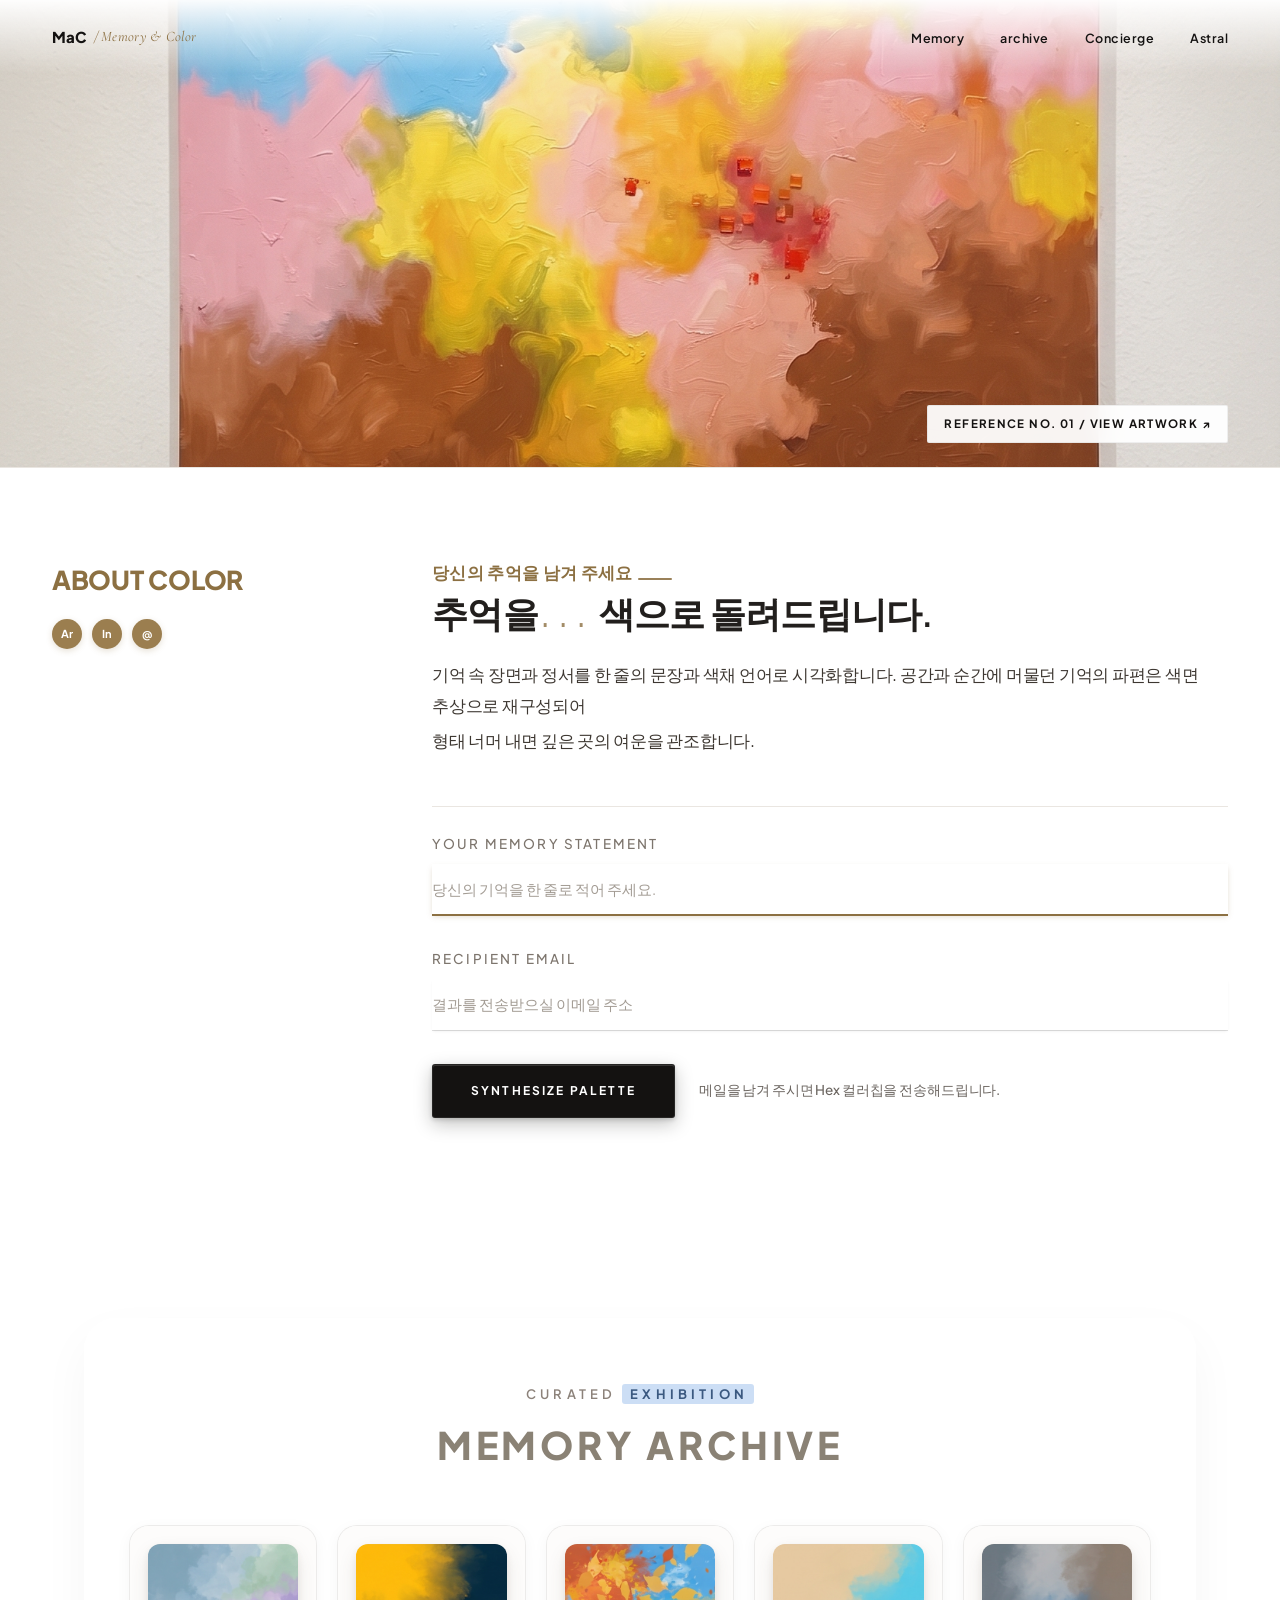
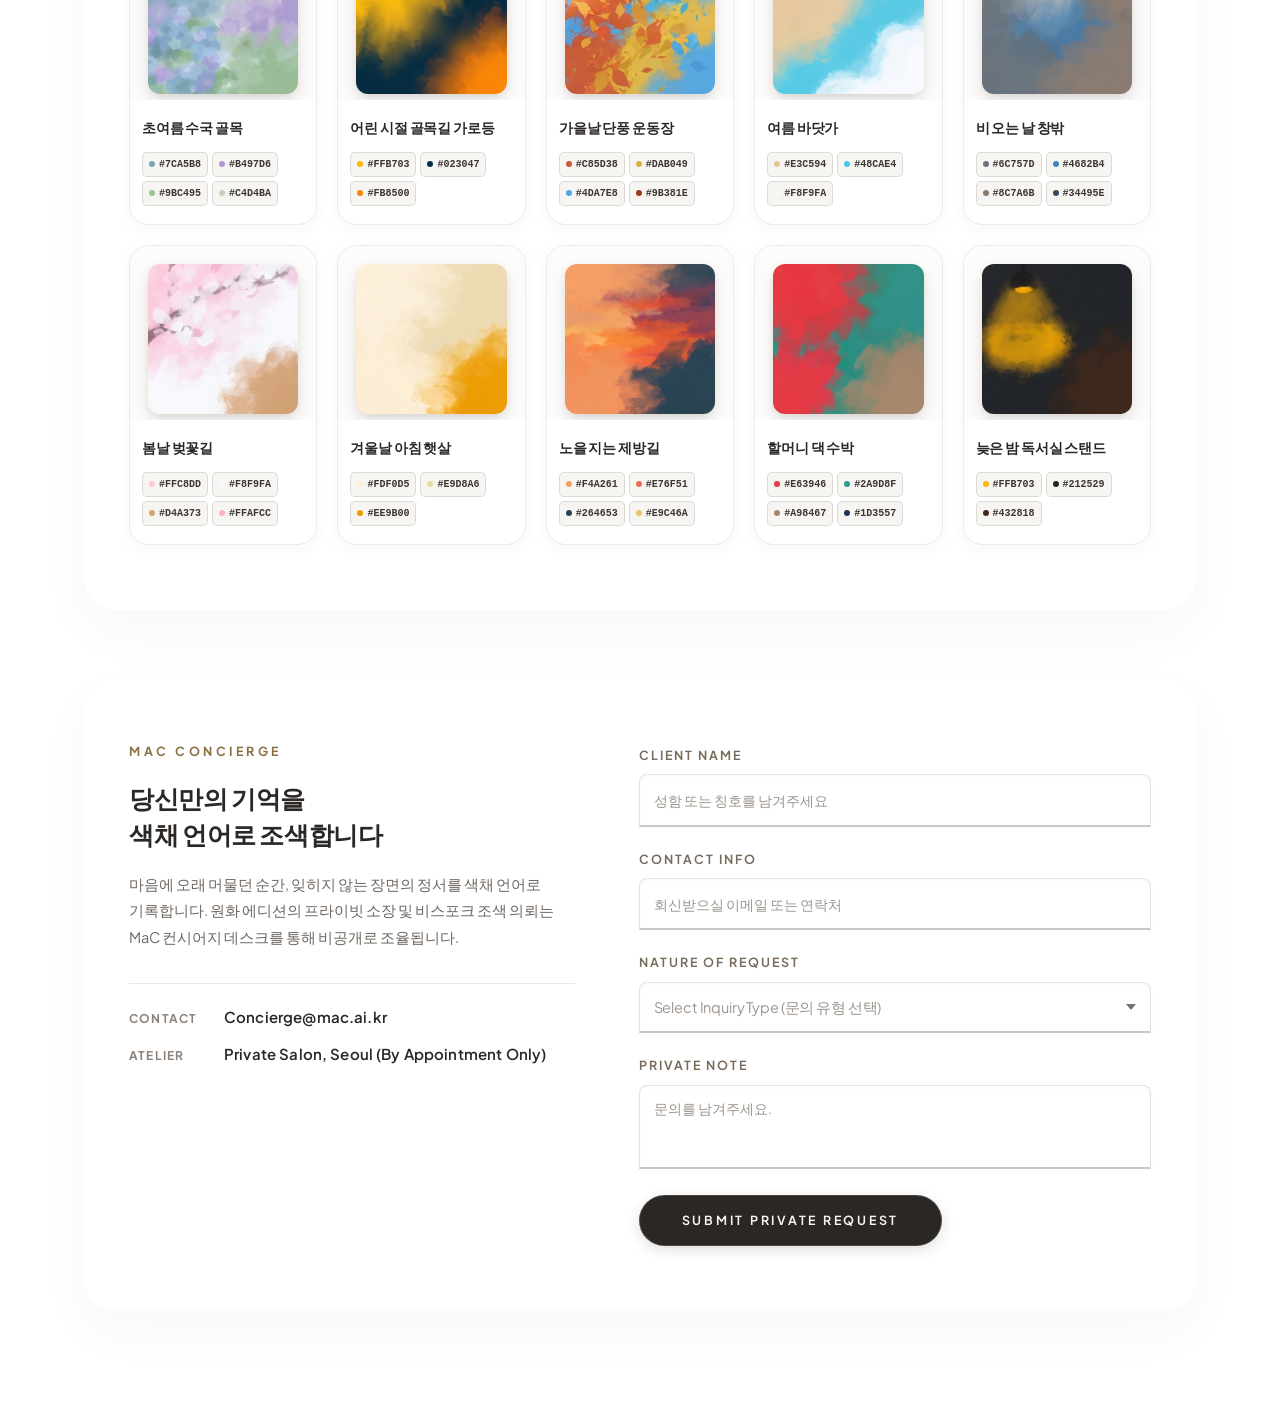
<file: index.html>
<!DOCTYPE html>
<html lang="ko">
<head>
  <meta charset="UTF-8">
  <meta name="viewport" content="width=device-width, initial-scale=1.0">

  <title>MaC | 𝑀𝑒𝓂𝑜𝓇𝓎 𝒶𝓃𝒹 𝒞𝑜𝓁𝑜𝓇</title>

  <link rel="icon" type="image/png" href="images/reference.png">

  <link rel="preconnect" href="https://fonts.googleapis.com">
  <link rel="preconnect" href="https://fonts.gstatic.com" crossorigin>
  <link href="https://fonts.googleapis.com/css2?family=Cormorant+Garamond:ital,wght@1,400;1,600&family=Plus+Jakarta+Sans:wght@300;400;500;600;700;800&family=Pretendard:wght@300;400;500;600;700;800&display=swap" rel="stylesheet">
  <link rel="stylesheet" href="css/astral.css">

  <style>
    /* ---------- Global Reset & Base ---------- */
    *, *::before, *::after {
      box-sizing: border-box;
      margin: 0;
      padding: 0;
    }

    html {
      scroll-behavior: smooth;
    }

    :root {
      --bg-pure: #ffffff;
      --text-dark: #141211;
      --text-soft-dark: #221f1d;
      --gold-primary: #8c7042;
      --gold-fill: #9b7e4f;
      --gold-dark-charcoal: #3d3731;
      --label-soft-gold: #7d756d;
      --text-body: #383838;
      --text-muted: #6b6560;
      --text-light: #a39c94;
      --line-subtle: #eae6e1;
      --font-arch: "Plus Jakarta Sans", "Pretendard", -apple-system, sans-serif;
      --font-serif: "Cormorant Garamond", "Didot", "Bodoni MT", serif;
    }

    body {
      font-family: var(--font-arch);
      background-color: var(--bg-pure);
      color: var(--text-dark);
      line-height: 1.7;
      -webkit-font-smoothing: antialiased;
      word-break: keep-all;
      overflow-x: hidden;
    }

    /* ---------- Top Header Navigation ---------- */
    .arch-header {
      position: absolute;
      top: 0;
      left: 0;
      width: 100%;
      height: 74px;
      padding: 0 52px;
      display: flex;
      justify-content: space-between;
      align-items: center;
      z-index: 100;
      background: linear-gradient(180deg, rgba(255,255,255,0.96) 0%, rgba(255,255,255,0) 100%);
    }

    .brand-logo {
      font-size: 15px;
      font-weight: 800;
      letter-spacing: -0.01em;
      color: var(--text-dark);
      text-decoration: none;
      display: flex;
      align-items: center;
      gap: 7px;
    }

    .brand-logo span {
      font-family: var(--font-serif);
      font-style: italic;
      font-size: 14.5px;
      font-weight: 400;
      color: var(--gold-primary);
      letter-spacing: 0.02em;
    }

    .brand-logo span em {
      font-style: italic;
      font-weight: 400;
      color: inherit;
      margin: 0 1px;
    }

    .nav-menu {
      display: flex;
      gap: 36px;
      list-style: none;
    }

    .nav-item a {
      font-size: 12.5px;
      font-weight: 600;
      color: var(--text-dark);
      text-decoration: none;
      letter-spacing: 0.04em;
      transition: color 0.2s ease;
      cursor: pointer;
    }

    .nav-item a:hover {
      color: var(--gold-primary);
    }

    .mobile-menu-btn {
      display: none;
      background: transparent;
      border: none;
      cursor: pointer;
      width: 36px;
      height: 36px;
      padding: 6px;
      flex-direction: column;
      justify-content: center;
      gap: 6px;
      z-index: 150;
    }

    .mobile-menu-btn span {
      display: block;
      width: 22px;
      height: 1.5px;
      background-color: var(--text-dark);
      transition: all 0.3s ease;
    }

    /* ---------- Universal Minimal Close Button ---------- */
    .gallery-close-btn {
      position: absolute;
      top: 24px;
      right: 28px;
      border: none;
      background: transparent;
      font-family: var(--font-arch);
      font-size: 10.5px;
      font-weight: 700;
      letter-spacing: 0.2em;
      text-transform: uppercase;
      color: var(--text-muted);
      cursor: pointer;
      padding: 6px 4px;
      display: flex;
      align-items: center;
      gap: 6px;
      transition: all 0.25s ease;
      z-index: 20;
    }

    .gallery-close-btn::after {
      content: "—";
      font-weight: 400;
      color: var(--text-light);
      transition: transform 0.2s ease, color 0.2s ease;
    }

    .gallery-close-btn:hover {
      color: var(--text-dark);
    }

    .gallery-close-btn:hover::after {
      color: var(--text-dark);
      transform: translateX(3px);
    }

    /* ---------- Mobile Fullscreen Drawer ---------- */
    .mobile-drawer {
      display: none;
      position: fixed;
      inset: 0;
      background: #ffffff;
      z-index: 200;
      flex-direction: column;
      justify-content: space-between;
      padding: 24px 36px 44px 36px;
      opacity: 0;
      pointer-events: none;
      transition: opacity 0.35s cubic-bezier(0.2, 0.8, 0.2, 1);
    }

    .mobile-drawer.is-open {
      opacity: 1;
      pointer-events: auto;
    }

    .drawer-top-bar {
      width: 100%;
      display: flex;
      justify-content: flex-end;
      align-items: center;
      position: relative;
      height: 48px;
    }

    .drawer-center-stage {
      display: flex;
      justify-content: center;
      align-items: center;
      width: 100%;
      margin: auto 0;
      transform: translateY(-4vh);
    }

    .mobile-nav-list {
      list-style: none;
      display: flex;
      flex-direction: column;
      gap: 18px;
      width: 100%;
      max-width: 320px;
    }

    .mobile-nav-item {
      width: 100%;
      border-bottom: 1px solid rgba(26, 24, 22, 0.08);
      padding-bottom: 12px;
      transition: border-color 0.25s ease;
    }

    .mobile-nav-item:active {
      border-bottom-color: var(--text-dark);
    }

    .mobile-nav-item a {
      font-family: var(--font-arch);
      font-size: 22px;
      font-weight: 350;
      letter-spacing: -0.01em;
      color: #383431;
      text-decoration: none;
      line-height: 1.25;
      display: flex;
      justify-content: space-between;
      align-items: center;
      width: 100%;
      cursor: pointer;
    }

    .mobile-nav-item a .brand-prefix {
      font-weight: 600;
      color: var(--text-dark);
      margin-right: 1px;
    }

    .mobile-nav-item a .nav-arrow {
      font-size: 13px;
      font-weight: 400;
      color: var(--text-light);
      transition: transform 0.2s ease, color 0.2s ease;
    }

    .mobile-nav-item:active .nav-arrow {
      transform: translate(2px, -2px);
      color: var(--text-dark);
    }

    .astral-nav-item {
      border-bottom-color: rgba(26, 24, 22, 0.04);
    }

    .astral-nav-item a {
      color: #9e968f !important;
    }

    .astral-nav-item a .brand-prefix {
      color: #7d756e !important;
      font-weight: 600;
    }

    .drawer-footer {
      font-family: var(--font-serif);
      font-style: italic;
      font-size: 13.5px;
      color: var(--gold-primary);
      letter-spacing: 0.04em;
      text-align: center;
    }

    /* ---------- Hero Banner ---------- */
    .arch-hero-banner {
      width: 100%;
      height: 52vh;
      min-height: 400px;
      position: relative;
      background-color: #faf9f7;
      overflow: hidden;
      cursor: pointer;
      border-bottom: 1px solid var(--line-subtle);
    }

    .banner-img-wrap {
      width: 100%;
      height: 100%;
      position: relative;
    }

    .banner-img-wrap img {
      width: 100%;
      height: 100%;
      object-fit: cover;
      object-position: center 38%;
      filter: saturate(0.95) brightness(0.98);
      transition: transform 0.9s cubic-bezier(0.2, 0.8, 0.2, 1);
    }

    .arch-hero-banner:hover .banner-img-wrap img {
      transform: scale(1.015);
    }

    .banner-overlay-caption {
      position: absolute;
      bottom: 24px;
      right: 52px;
      background: rgba(255, 255, 255, 0.94);
      backdrop-filter: blur(10px);
      padding: 8px 16px;
      font-size: 11.5px;
      letter-spacing: 0.12em;
      text-transform: uppercase;
      font-weight: 700;
      color: var(--text-dark);
      border: 1px solid rgba(0, 0, 0, 0.06);
      border-radius: 2px;
    }

    /* ---------- Section 1 : Content Layout ---------- */
    .content-container {
      max-width: 1360px;
      width: 100%;
      margin: 0 auto;
      padding: 96px 52px 130px 52px;
      display: grid;
      grid-template-columns: minmax(240px, 300px) 1fr;
      gap: 80px;
      align-items: start;
    }

    .left-column {
      display: flex;
      flex-direction: column;
      gap: 24px;
      position: sticky;
      top: 110px;
    }

    .section-main-title {
      font-size: 26px;
      font-weight: 800;
      letter-spacing: -0.01em;
      text-transform: uppercase;
      line-height: 1.2;
      color: var(--gold-primary);
    }

    .social-links {
      display: flex;
      gap: 10px;
      align-items: center;
    }

    .social-btn {
      width: 30px;
      height: 30px;
      border-radius: 50%;
      background: var(--gold-fill);
      color: #ffffff;
      display: flex;
      align-items: center;
      justify-content: center;
      font-size: 11px;
      font-weight: 700;
      letter-spacing: -0.02em;
      text-decoration: none;
      box-shadow: 0 2px 6px rgba(140, 112, 66, 0.22);
      transition: all 0.25s cubic-bezier(0.2, 0.8, 0.2, 1);
    }

    .social-btn:hover {
      background: #846838;
      transform: translateY(-2px);
      box-shadow: 0 5px 12px rgba(140, 112, 66, 0.35);
    }

    .right-column {
      display: flex;
      flex-direction: column;
      gap: 40px;
      width: 100%;
      min-width: 0;
    }

    .statement-block {
      display: flex;
      flex-direction: column;
      gap: 22px;
      width: 100%;
    }

    .headline-stack {
      display: flex;
      flex-direction: column;
      gap: 8px;
    }

    .headline-lead-wrap {
      display: flex;
      align-items: flex-end;
      gap: 5px;
      width: 100%;
    }

    .headline-lead {
      font-size: 16.5px;
      font-weight: 600;
      color: var(--gold-primary);
      letter-spacing: 0.02em;
      white-space: nowrap;
      line-height: 1.1;
    }

    .lead-baseline-tail {
      display: inline-block;
      width: 34px;
      height: 1.4px;
      background: var(--gold-primary);
      opacity: 0.88;
      border-radius: 1px;
      margin-bottom: 2.5px;
      transform-origin: left center;
    }

    .headline-main {
      font-size: clamp(24px, 4vw, 36px);
      font-weight: 600;
      color: var(--text-soft-dark);
      letter-spacing: -0.02em;
      line-height: 1.3;
    }

    .headline-dots {
      letter-spacing: 0.22em;
      color: var(--gold-primary);
      font-weight: 400;
      margin: 0 5px 0 2px;
      opacity: 0.8;
    }

    .statement-body {
      font-size: clamp(14.5px, 2vw, 16.5px);
      color: var(--gold-dark-charcoal);
      line-height: 1.9;
      font-weight: 450;
      width: 100%;
      max-width: 100%;
      letter-spacing: -0.015em;
    }

    .br-desktop {
      display: inline;
    }

    @media (min-width: 961px) {
      .br-desktop {
        display: block;
        content: "";
        margin-top: 3px;
      }
    }

    /* ---------- Form & Inputs ---------- */
    .arch-form-wrapper {
      margin-top: 10px;
      padding-top: 26px;
      border-top: 1px solid var(--line-subtle);
      width: 100%;
    }

    .form-inline-tooltip {
      display: none;
      margin-bottom: 22px;
      padding: 13px 18px;
      background: #faf6f0;
      border-left: 3px solid var(--gold-primary);
      border-radius: 2px;
      font-size: 13.5px;
      font-weight: 500;
      color: #634f2d;
      line-height: 1.65;
      letter-spacing: -0.01em;
      box-shadow: 0 3px 10px rgba(140, 112, 66, 0.08);
      animation: tooltipFadeIn 0.3s cubic-bezier(0.2, 0.8, 0.2, 1);
    }

    .form-inline-tooltip.is-active {
      display: flex;
      align-items: flex-start;
      gap: 10px;
    }

    .form-inline-tooltip .tooltip-icon {
      color: var(--gold-primary);
      font-size: 14px;
      line-height: 1.6;
      flex-shrink: 0;
    }

    @keyframes tooltipFadeIn {
      from { opacity: 0; transform: translateY(-4px); }
      to { opacity: 1; transform: translateY(0); }
    }

    .form-row {
      margin-bottom: 34px;
    }

    .form-row label {
      display: block;
      font-size: 13.5px;
      font-weight: 500;
      letter-spacing: 0.16em;
      text-transform: uppercase;
      color: var(--label-soft-gold);
      margin-bottom: 8px;
    }

    .form-row input {
      width: 100%;
      border: none;
      background: transparent;
      padding: 12px 0;
      font-size: 15.5px;
      font-weight: 400;
      color: var(--text-dark);
      outline: none;
      transition: box-shadow 0.25s ease;
    }

    .form-row input::placeholder {
      color: var(--text-light);
      font-size: 14.5px;
    }

    .input-strong {
      box-shadow:
        0 2px 0 var(--gold-primary),
        0 3px 6px -1px rgba(140, 112, 66, 0.28),
        0 4px 0 #ffffff;
    }

    .input-strong:focus {
      box-shadow:
        0 2.5px 0 #6e552f,
        0 4px 10px -1px rgba(110, 85, 47, 0.4);
    }

    .input-standard {
      box-shadow:
        0 1px 0 rgba(0, 0, 0, 0.12),
        0 2px 3px -1px rgba(0, 0, 0, 0.08),
        0 3px 0 #ffffff;
    }

    .input-standard:focus {
      box-shadow:
        0 1.5px 0 var(--gold-primary),
        0 3px 6px -1px rgba(140, 112, 66, 0.25);
    }

    .submit-wrap {
      display: flex;
      align-items: center;
      gap: 24px;
      margin-top: 14px;
      flex-wrap: wrap;
    }

    .submit-arch-btn {
      padding: 16px 38px;
      background: var(--text-dark);
      color: #ffffff;
      border: 1px solid rgba(255, 255, 255, 0.08);
      border-radius: 3px;
      font-size: 12px;
      font-weight: 700;
      letter-spacing: 0.18em;
      text-transform: uppercase;
      cursor: pointer;
      white-space: nowrap;
      box-shadow:
        0 6px 18px rgba(20, 18, 17, 0.25),
        0 2px 4px rgba(0, 0, 0, 0.15),
        inset 0 1px 0 rgba(255, 255, 255, 0.15);
      transition: all 0.25s ease;
    }

    .submit-arch-btn:hover {
      background: #231f1d;
      transform: translateY(-1.5px);
      box-shadow:
        0 10px 24px rgba(20, 18, 17, 0.32),
        0 3px 6px rgba(0, 0, 0, 0.18),
        inset 0 1px 0 rgba(255, 255, 255, 0.2);
    }

    .submit-arch-btn:active {
      transform: translateY(1px);
      box-shadow:
        0 3px 8px rgba(20, 18, 17, 0.2),
        inset 0 2px 4px rgba(0, 0, 0, 0.3);
    }

    .submit-arch-btn:disabled {
      background: #8c827a;
      cursor: not-allowed;
      transform: none;
    }

    .form-guide-txt {
      font-size: 13.5px;
      color: var(--text-muted);
      font-weight: 500;
      letter-spacing: -0.01em;
    }

    /* ---------- Universal Minimalist Modals ---------- */
    .arch-modal-overlay {
      display: none;
      position: fixed;
      inset: 0;
      background: rgba(17, 17, 17, 0.82);
      backdrop-filter: blur(16px);
      -webkit-backdrop-filter: blur(16px);
      z-index: 2000;
      justify-content: center;
      align-items: center;
      padding: 24px;
      opacity: 0;
      transition: opacity 0.3s ease;
    }

    .arch-modal-overlay.is-active {
      display: flex;
      opacity: 1;
    }

    .arch-modal-window {
      position: relative;
      background: #ffffff;
      max-width: 640px;
      width: 100%;
      max-height: 94vh;
      overflow-y: auto;
      padding: 48px 44px 42px;
      text-align: left;
      border-radius: 4px;
      box-shadow: 0 40px 90px rgba(0, 0, 0, 0.35);
      display: flex;
      flex-direction: column;
      gap: 22px;
      animation: modalSlideUp 0.3s cubic-bezier(0.2, 0.8, 0.2, 1);
    }

    @keyframes modalSlideUp {
      from { transform: translateY(12px); opacity: 0; }
      to { transform: translateY(0); opacity: 1; }
    }

    #memoryModal.arch-modal-overlay {
      align-items: flex-start;
      padding-top: 8vh;
    }

    #memoryModal .arch-modal-window {
      max-width: 500px;
      margin: 0 auto;
    }

    .modal-badge {
      display: inline-block;
      align-self: flex-start;
      font-size: 11px;
      font-weight: 700;
      letter-spacing: 0.16em;
      text-transform: uppercase;
      color: #78716c;
      background: #f7f5f2;
      padding: 4px 10px;
      border-radius: 2px;
      border: 1px solid var(--line-subtle);
    }

    .modal-head-group {
      display: flex;
      flex-direction: column;
      gap: 6px;
    }

    .modal-main-title {
      font-size: 22px;
      font-weight: 700;
      color: var(--text-dark);
      letter-spacing: -0.02em;
    }

    .modal-subtitle {
      font-family: var(--font-serif);
      font-style: italic;
      font-size: 14px;
      color: var(--gold-primary);
      letter-spacing: 0.02em;
    }

    .easel-halo-stage {
      position: relative;
      width: 100%;
      display: flex;
      justify-content: center;
      align-items: center;
      padding: 24px 10px;
      margin: 4px 0;
      background: transparent;
      border: none;
    }

    .easel-halo-stage::before {
      content: "";
      position: absolute;
      width: 90%;
      height: 90%;
      top: 50%;
      left: 50%;
      transform: translate(-50%, -50%);
      background: radial-gradient(circle, rgba(255, 235, 215, 0.45) 0%, rgba(255, 255, 255, 0) 72%);
      filter: blur(28px);
      z-index: 1;
      pointer-events: none;
    }

    .easel-artwork-img {
      position: relative;
      z-index: 2;
      max-width: 100%;
      max-height: 580px;
      width: auto;
      height: auto;
      object-fit: contain;
      display: block;
      border-radius: 4px;
      box-shadow:
        0 4px 12px rgba(0, 0, 0, 0.06),
        0 16px 36px -4px rgba(28, 25, 23, 0.16),
        0 36px 64px -8px rgba(28, 25, 23, 0.12);
    }

    .modal-narrative-box {
      background: #faf9f7;
      border-left: 2.5px solid var(--gold-primary);
      padding: 16px 18px;
      font-size: 13.5px;
      color: var(--text-body);
      line-height: 1.75;
      font-weight: 400;
    }

    .modal-palette-grid {
      display: grid;
      grid-template-columns: repeat(2, 1fr);
      gap: 10px;
    }

    .palette-item {
      display: flex;
      align-items: center;
      gap: 10px;
      padding: 8px 12px;
      background: #faf9f7;
      border: 1px solid var(--line-subtle);
      border-radius: 2px;
      font-size: 11.5px;
      font-weight: 600;
      color: var(--text-dark);
      font-family: ui-monospace, Menlo, monospace;
    }

    .palette-item .swatch-dot {
      width: 10px;
      height: 10px;
      border-radius: 50%;
      flex-shrink: 0;
    }

    .astral-field {
      display: flex;
      flex-direction: column;
      gap: 8px;
    }

    .astral-field label {
      font-size: 12.5px;
      font-weight: 700;
      letter-spacing: 0.14em;
      text-transform: uppercase;
      color: var(--text-muted);
    }

    .astral-field input {
      width: 100%;
      border: none;
      background: transparent;
      padding: 10px 0;
      font-size: 15px;
      color: var(--text-dark);
      outline: none;
      box-shadow: 0 1px 0 rgba(0, 0, 0, 0.12);
      transition: box-shadow 0.25s ease;
    }

    .astral-field input:focus {
      box-shadow: 0 1.5px 0 var(--gold-primary);
    }

    .astral-disabled-btn {
      width: 100%;
      padding: 14px;
      background: #eae7e2;
      color: #8c827a;
      border: none;
      border-radius: 2px;
      font-size: 11.5px;
      font-weight: 700;
      letter-spacing: 0.18em;
      text-transform: uppercase;
      cursor: not-allowed;
      text-align: center;
    }

    /* ---------- Synthesized Chromatic Specimen Modal ---------- */
    .mac-modal-backdrop {
      position: fixed;
      inset: 0;
      background: rgba(24, 22, 20, 0.45);
      backdrop-filter: blur(10px);
      -webkit-backdrop-filter: blur(10px);
      display: flex;
      justify-content: center;
      align-items: center;
      z-index: 10000;
      opacity: 1;
      padding: 20px;
      transition: opacity 0.55s cubic-bezier(0.16, 1, 0.3, 1);
    }

    .mac-modal-backdrop.hidden {
      opacity: 0;
      pointer-events: none;
    }

    .mac-modal {
      position: relative;
      width: 100%;
      max-width: 420px;
      background: #faf8f5;
      border: 1px solid #e2ddd3;
      border-radius: 20px;
      box-shadow: 0 25px 60px rgba(28, 25, 23, 0.16), 0 0 35px rgba(232, 180, 184, 0.12);
      overflow: hidden;
      transform-origin: 50% 10%;
      transform: scale(1) translateY(0) rotateX(0deg);
      opacity: 1;
      filter: blur(0px);
      transition:
        transform 0.45s cubic-bezier(0.34, 1.3, 0.64, 1),
        opacity 0.45s cubic-bezier(0.16, 1, 0.3, 1),
        filter 0.45s cubic-bezier(0.16, 1, 0.3, 1);
    }

    .mac-modal-backdrop.hidden .mac-modal {
      transform: scale(0.15, 0.05) translateY(-60px) rotateX(30deg);
      opacity: 0;
      filter: blur(8px);
      transition:
        transform 0.4s cubic-bezier(0.55, 0.055, 0.675, 0.19),
        opacity 0.35s ease-in,
        filter 0.35s ease-in;
    }

    .modal-close-handle-wrap {
      width: 100%;
      padding-top: 14px;
      padding-bottom: 8px;
      display: flex;
      justify-content: center;
      align-items: center;
      cursor: pointer;
      background: #faf8f5;
    }

    .modal-close-handle-bar {
      width: 44px;
      height: 4px;
      background: #d1cbc1;
      border-radius: 2px;
      transition: all 0.2s ease;
    }

    .modal-close-handle-wrap:hover .modal-close-handle-bar {
      background: #8c827a;
      transform: scaleX(1.15);
    }

    .specimen-header {
      padding: 4px 20px 14px 20px;
      background: #faf8f5;
      border-bottom: 1px solid #ede8e0;
      display: flex;
      justify-content: space-between;
      align-items: center;
    }

    .specimen-header .brand {
      font-size: 11px;
      letter-spacing: 0.18em;
      font-weight: 800;
      color: #1c1917;
      text-transform: uppercase;
    }

    .specimen-header .hash-chip {
      font-family: ui-monospace, Menlo, monospace;
      font-size: 10.5px;
      font-weight: 600;
      letter-spacing: 0.12em;
      color: #78716c;
      background: #eeeae3;
      padding: 3px 8px;
      border-radius: 4px;
    }

    .specimen-body {
      padding: 20px 20px 22px 20px;
      background: #ffffff;
    }

    .summary-box {
      background: #faf8f5;
      border-left: 3px solid #1c1917;
      padding: 12px 14px;
      margin-bottom: 18px;
      border-radius: 0 6px 6px 0;
    }

    .summary-text {
      font-size: 12.5px;
      line-height: 1.55;
      color: #292524;
      font-weight: 600;
    }

    .spectrum-section {
      margin-bottom: 20px;
      max-height: 50px;
      opacity: 1;
      overflow: hidden;
      transition: max-height 0.35s cubic-bezier(0.4, 0, 0.2, 1), opacity 0.3s ease, margin-bottom 0.35s ease;
    }

    .spectrum-section.collapsed {
      max-height: 0;
      opacity: 0;
      margin-bottom: 6px;
    }

    .spectrum-label {
      font-size: 9px;
      letter-spacing: 0.14em;
      text-transform: uppercase;
      color: #8c827a;
      font-weight: 700;
      margin-bottom: 6px;
      display: flex;
      justify-content: space-between;
    }

    .spectrum-bar {
      width: 100%;
      height: 14px;
      border-radius: 4px;
      display: flex;
      overflow: hidden;
      box-shadow: inset 0 1px 2px rgba(0,0,0,0.1);
    }

    .spectrum-segment {
      height: 100%;
      transition: width 0.3s ease;
    }

    .specimen-list {
      display: flex;
      flex-direction: column;
      gap: 9px;
    }

    .specimen-card {
      display: flex;
      align-items: center;
      background: #ffffff;
      border: 1px solid #eeeae3;
      border-radius: 8px;
      padding: 8px 12px;
      gap: 12px;
      transition: transform 0.15s ease, border-color 0.15s ease;
    }

    .specimen-card:hover {
      transform: translateX(3px);
      border-color: #d1cbc1;
    }

    .swatch {
      width: 42px;
      height: 42px;
      border-radius: 6px;
      flex-shrink: 0;
      box-shadow: 0 2px 5px rgba(0,0,0,0.06);
    }

    .specimen-info {
      flex-grow: 1;
      min-width: 0;
    }

    .info-top {
      display: flex;
      justify-content: space-between;
      align-items: baseline;
      margin-bottom: 2px;
    }

    .color-name {
      font-size: 13px;
      font-weight: 700;
      color: #1c1917;
    }

    .hex-code {
      font-family: ui-monospace, Menlo, monospace;
      font-size: 10px;
      font-weight: 600;
      color: #78716c;
    }

    .reason-text {
      font-size: 11px;
      color: #78716c;
      line-height: 1.4;
      white-space: nowrap;
      overflow: hidden;
      text-overflow: ellipsis;
    }

    .ratio-pill {
      font-family: ui-monospace, Menlo, monospace;
      font-size: 9.5px;
      font-weight: 700;
      padding: 2px 6px;
      border-radius: 4px;
      background: #f5f2eb;
      color: #44403c;
      margin-left: 6px;
      transition: opacity 0.25s ease, transform 0.25s ease;
    }

    .ratio-pill.collapsed {
      opacity: 0;
      transform: scale(0.8);
      pointer-events: none;
    }

    .control-panel {
      margin-top: 18px;
      padding-top: 14px;
      border-top: 1px dashed #e2ddd3;
      display: flex;
      justify-content: space-between;
      align-items: center;
    }

    .control-panel span {
      font-size: 10.5px;
      color: #8c827a;
      letter-spacing: 0.04em;
    }

    .control-panel button {
      font-size: 11px;
      padding: 7px 14px;
      background: #1c1917;
      color: #f5f3ef;
      border: none;
      border-radius: 5px;
      cursor: pointer;
      font-weight: 700;
      transition: background 0.15s ease, transform 0.1s ease;
    }

    .control-panel button:active {
      transform: scale(0.96);
    }

    .control-panel button:hover {
      background: #383330;
    }

    /* ---------- Section 4 & 5 : Glass cards ---------- */
    .archive-section,
    .concierge-section {
      width: 100%;
      max-width: 1160px;
      margin: 70px auto 50px auto;
      padding: 0 24px;
      scroll-margin-top: 80px;
    }

    .concierge-section {
      margin-bottom: 90px;
    }

    .glass-card {
      background: rgba(255, 255, 255, 0.72);
      backdrop-filter: blur(20px);
      -webkit-backdrop-filter: blur(20px);
      border: 1px solid rgba(255, 255, 255, 0.95);
      border-radius: 32px;
      padding: 60px 44px 64px 44px;
      box-shadow: 0 20px 50px rgba(43, 39, 37, 0.04);
    }

    .section-header {
      text-align: center;
      margin-bottom: 56px;
    }

    .section-tag {
      display: inline-flex;
      align-items: center;
      gap: 6px;
      font-size: 13px;
      font-weight: 600;
      letter-spacing: 0.32em;
      color: #8c827a;
      text-transform: uppercase;
      margin-bottom: 16px;
    }

    .tag-highlight {
      background: rgba(162, 196, 237, 0.55);
      color: #3b5980;
      padding: 2px 6px 2px 8px;
      border-radius: 3px;
      font-weight: 700;
      display: inline-block;
      line-height: 1.3;
    }

    .section-title {
      font-size: clamp(24px, 4.5vw, 38px);
      font-weight: 800;
      color: #8a8275;
      letter-spacing: 0.1em;
      text-transform: uppercase;
      line-height: 1.25;
    }

    .gallery-grid-5col {
      display: grid;
      grid-template-columns: repeat(5, 1fr);
      gap: 20px;
    }

    .gallery-card {
      position: relative;
      background: #ffffff;
      border: 1px solid rgba(140, 130, 122, 0.16);
      border-radius: 20px;
      overflow: hidden;
      cursor: pointer;
      display: flex;
      flex-direction: column;
      box-shadow: 0 4px 16px rgba(43, 39, 37, 0.04);
      transition: transform 0.4s cubic-bezier(0.2, 0.8, 0.2, 1),
                  box-shadow 0.4s cubic-bezier(0.2, 0.8, 0.2, 1),
                  border-color 0.3s ease;
      -webkit-tap-highlight-color: transparent;
    }

    .gallery-card:hover {
      transform: translateY(-5px) scale(1.018);
      border-color: rgba(255, 255, 255, 1);
      box-shadow: 0 0 0 1.5px rgba(255, 255, 255, 0.95),
                  0 20px 40px rgba(43, 39, 37, 0.16),
                  0 0 35px rgba(255, 245, 220, 1),
                  0 0 70px rgba(255, 215, 150, 0.75),
                  0 0 100px rgba(255, 190, 110, 0.35);
      z-index: 10;
    }

    .floating-frame-outer {
      padding: 18px 18px 6px 18px;
      background: #fdfcfb;
      display: flex;
      justify-content: center;
      align-items: center;
    }

    .floating-canvas-viewport {
      width: 100%;
      aspect-ratio: 1 / 1;
      background: #faf8f5;
      display: block;
      overflow: hidden;
      border-radius: 12px;
      border: none;
      box-shadow: 0 8px 20px -3px rgba(90, 75, 60, 0.18),
                  0 3px 8px -2px rgba(90, 75, 60, 0.12);
      transition: all 0.4s ease;
    }

    .floating-canvas-viewport svg {
      width: 100%;
      height: 100%;
      display: block;
      transition: transform 0.6s cubic-bezier(0.25, 1, 0.5, 1);
    }

    .gallery-card:hover .floating-canvas-viewport svg {
      transform: scale(1.04);
    }

    .card-meta {
      padding: 16px 12px 18px 12px;
      background: #ffffff;
      flex-grow: 1;
      display: flex;
      flex-direction: column;
      align-items: flex-start;
      text-align: left;
      justify-content: flex-start;
    }

    .card-title {
      font-size: 14px;
      font-weight: 700;
      color: #2b2725;
      margin-bottom: 12px;
      letter-spacing: -0.01em;
      text-align: left;
      width: 100%;
    }

    .badge-chip-group {
      display: flex;
      flex-wrap: wrap;
      justify-content: flex-start;
      align-items: center;
      gap: 4px;
      width: 100%;
    }

    .badge-chip {
      display: inline-flex;
      align-items: center;
      gap: 4px;
      font-family: ui-monospace, SFMono-Regular, Menlo, monospace;
      font-size: 10px;
      font-weight: 600;
      color: #3b3632;
      background: #f7f5f2;
      border: 1px solid rgba(140, 130, 122, 0.24);
      padding: 3px 6px;
      border-radius: 5px;
    }

    .badge-chip .dot {
      width: 6px;
      height: 6px;
      border-radius: 50%;
    }

    /* ---------- Archive detail modal ---------- */
    .memory-modal-overlay {
      display: none;
      position: fixed;
      inset: 0;
      background: rgba(43, 39, 37, 0.6);
      backdrop-filter: blur(16px);
      -webkit-backdrop-filter: blur(16px);
      z-index: 2000;
      justify-content: center;
      align-items: center;
      padding: 20px;
      opacity: 0;
      transition: opacity 0.3s ease;
    }

    .memory-modal-overlay.is-active {
      display: flex;
      opacity: 1;
    }

    .memory-modal-window {
      position: relative;
      background: #faf8f5;
      border: 1px solid rgba(255, 255, 255, 0.95);
      border-radius: 28px;
      max-width: 480px;
      width: 100%;
      overflow: hidden;
      box-shadow: 0 32px 64px rgba(0, 0, 0, 0.28);
      animation: modalPop 0.35s cubic-bezier(0.34, 1.56, 0.64, 1);
      padding: 36px 24px 28px 24px;
      display: flex;
      flex-direction: column;
      gap: 20px;
    }

    @keyframes modalPop {
      from { transform: scale(0.92) translateY(12px); opacity: 0; }
      to { transform: scale(1) translateY(0); opacity: 1; }
    }

    .gallery-hanger-btn {
      position: absolute;
      top: 10px;
      left: 50%;
      transform: translateX(-50%);
      display: flex;
      flex-direction: column;
      align-items: center;
      cursor: pointer;
      z-index: 10;
      padding: 4px 16px;
      transition: transform 0.2s ease, opacity 0.2s;
    }

    .hanger-pin {
      width: 28px;
      height: 4px;
      background: #8c827a;
      border-radius: 3px;
      transition: background-color 0.2s, width 0.2s;
    }

    .hanger-wire {
      width: 1.5px;
      height: 8px;
      background: rgba(140, 130, 122, 0.5);
      margin-top: 1px;
    }

    .modal-artwork-frame {
      width: 100%;
      aspect-ratio: 1 / 1;
      background: #fdfcfb;
      border-radius: 20px;
      overflow: hidden;
      border: 3.5px solid #d4c5b3;
      padding: 10px;
      box-shadow: 0 12px 28px rgba(43, 39, 37, 0.1);
      display: flex;
      align-items: center;
      justify-content: center;
    }

    .modal-artwork-canvas {
      width: 100%;
      height: 100%;
      border-radius: 10px;
      overflow: hidden;
      background: #111;
      box-shadow: 0 6px 16px rgba(0, 0, 0, 0.25);
    }

    .modal-artwork-canvas svg {
      width: 100%;
      height: 100%;
      display: block;
    }

    .archive-modal-body {
      display: flex;
      flex-direction: column;
      gap: 16px;
      padding: 0 4px;
      text-align: left;
      align-items: flex-start;
    }

    .archive-modal-tag {
      font-size: 11.5px;
      font-weight: 600;
      letter-spacing: 0.18em;
      color: #8c827a;
      text-transform: uppercase;
      display: block;
      margin-bottom: 4px;
    }

    .archive-modal-title {
      font-size: 23px;
      font-weight: 700;
      color: #2b2725;
      letter-spacing: -0.01em;
      line-height: 1.3;
      text-align: left;
    }

    .archive-modal-memory-text {
      font-size: 14.5px;
      color: #6e6660;
      line-height: 1.8;
      font-weight: 400;
      text-align: left;
      background: #f7f5f2;
      padding: 14px 18px;
      border-radius: 12px;
      width: 100%;
    }

    .archive-modal-palette-section {
      margin-top: 4px;
      display: flex;
      flex-direction: column;
      align-items: flex-start;
      gap: 8px;
      width: 100%;
    }

    .archive-modal-palette-label {
      font-size: 11px;
      font-weight: 600;
      letter-spacing: 0.14em;
      color: #8c827a;
      text-transform: uppercase;
    }

    .archive-modal-palette-row {
      display: flex;
      flex-wrap: wrap;
      justify-content: flex-start;
      gap: 8px;
    }

    .archive-modal-palette-row .badge-chip {
      font-size: 12px;
      padding: 5px 12px;
      border-radius: 6px;
      background: #f0ede8;
      border: 1px solid rgba(140, 130, 122, 0.3);
      color: #2b2725;
    }

    .archive-modal-palette-row .dot {
      width: 8px;
      height: 8px;
    }

    /* ---------- Color Concierge & Contact ---------- */
    .concierge-grid {
      display: grid;
      grid-template-columns: 1fr 1.15fr;
      gap: 64px;
      align-items: start;
    }

    .concierge-narrative {
      display: flex;
      flex-direction: column;
      gap: 18px;
    }

    .concierge-tag-orig {
      font-size: 12.5px;
      font-weight: 700;
      letter-spacing: 0.28em;
      color: var(--gold-primary);
      text-transform: uppercase;
    }

    .concierge-headline-orig {
      font-size: clamp(20px, 3.2vw, 25px);
      font-weight: 750;
      color: #2b2725;
      letter-spacing: -0.015em;
      line-height: 1.45;
    }

    .concierge-desc-orig {
      font-size: clamp(13.5px, 1.8vw, 14.5px);
      color: #6e6660;
      line-height: 1.85;
      font-weight: 400;
    }

    .contact-minimal-list {
      margin-top: 14px;
      display: flex;
      flex-direction: column;
      gap: 14px;
      border-top: 1px solid rgba(140, 130, 122, 0.18);
      padding-top: 22px;
    }

    .contact-row {
      display: flex;
      align-items: baseline;
      font-size: 14.5px;
      line-height: 1.5;
    }

    .contact-row .label {
      width: 95px;
      font-weight: 700;
      letter-spacing: 0.1em;
      color: #8c827a;
      text-transform: uppercase;
      font-size: 12px;
      flex-shrink: 0;
    }

    .contact-row .val {
      font-size: 15px;
      font-weight: 600;
      color: #2b2725;
      letter-spacing: 0.01em;
    }

    .concierge-form {
      display: flex;
      flex-direction: column;
      gap: 22px;
      padding-top: 4px;
      position: relative;
    }

    .field-wrap {
      position: relative;
      display: flex;
      flex-direction: column;
      gap: 8px;
    }

    .field-label {
      font-size: 12.5px;
      font-weight: 650;
      letter-spacing: 0.16em;
      color: #786b5c;
      text-transform: uppercase;
    }

    .field-input,
    .field-select,
    .field-textarea {
      width: 100%;
      background: rgba(255, 255, 255, 0.55);
      border: 1px solid rgba(140, 130, 122, 0.22);
      border-bottom: 2px solid rgba(140, 130, 122, 0.45);
      border-radius: 8px 8px 0 0;
      padding: 12px 14px;
      font-size: 15px;
      font-weight: 450;
      color: #2b2725;
      font-family: inherit;
      outline: none;
      box-shadow: inset 0 2px 4px rgba(43, 39, 37, 0.02), 0 2px 6px rgba(0, 0, 0, 0.02);
      transition: all 0.3s ease;
    }

    .field-input::placeholder,
    .field-textarea::placeholder {
      color: #9c948d;
      font-weight: 400;
      font-size: 13.5px;
    }

    .field-input:focus,
    .field-select:focus,
    .field-textarea:focus {
      background: rgba(255, 255, 255, 0.92);
      border-bottom-color: var(--gold-primary);
      box-shadow: inset 0 2px 4px rgba(43, 39, 37, 0.03), 0 4px 12px rgba(140, 112, 66, 0.08);
    }

    .field-invalid {
      border-bottom-color: #c45b38 !important;
      background: rgba(255, 245, 240, 0.85) !important;
    }

    .field-tooltip-bubble {
      position: absolute;
      top: calc(100% + 7px);
      left: 6px;
      z-index: 100;
      background: #fdfaf7;
      color: #8c3b20;
      border: 1px solid rgba(196, 91, 56, 0.35);
      box-shadow: 0 6px 16px rgba(184, 93, 56, 0.12), 0 2px 5px rgba(0, 0, 0, 0.04);
      padding: 5px 12px;
      border-radius: 6px;
      font-size: 11.5px;
      font-weight: 600;
      letter-spacing: -0.01em;
      display: none;
      align-items: center;
      gap: 6px;
      white-space: nowrap;
      animation: tooltipSlide 0.25s cubic-bezier(0.2, 0.8, 0.2, 1);
    }

    .field-tooltip-bubble::before {
      content: "";
      position: absolute;
      top: -5px;
      left: 14px;
      width: 8px;
      height: 8px;
      background: #fdfaf7;
      border-left: 1px solid rgba(196, 91, 56, 0.35);
      border-top: 1px solid rgba(196, 91, 56, 0.35);
      transform: rotate(45deg);
    }

    .field-tooltip-bubble.is-visible {
      display: inline-flex;
    }

    @keyframes tooltipSlide {
      from { opacity: 0; transform: translateY(-4px); }
      to { opacity: 1; transform: translateY(0); }
    }

    .field-select {
      font-size: 14.5px;
      font-weight: 450;
      color: #3b3530;
      letter-spacing: -0.01em;
      cursor: pointer;
      -webkit-appearance: none;
      appearance: none;
      padding-right: 32px;
      background-image: url("data:image/svg+xml,%3Csvg xmlns='http://www.w3.org/2000/svg' width='10' height='6' viewBox='0 0 10 6'%3E%3Cpath fill='%2378716c' d='M0 0l5 6 5-6z'/%3E%3C/svg%3E");
      background-repeat: no-repeat;
      background-position: right 14px center;
    }

    .field-select:invalid,
    .field-select option[value=""] {
      color: #9c948d;
      font-weight: 400;
    }

    .field-select option {
      font-size: 14px;
      font-weight: 450;
      color: #2b2725;
      background: #faf8f5;
      padding: 10px 14px;
    }

    .field-textarea {
      resize: none;
      min-height: 84px;
      line-height: 1.65;
    }

    .submit-anchor-wrap {
      position: relative;
      display: flex;
      flex-direction: column;
      align-items: flex-start;
      margin-top: 4px;
      gap: 10px;
    }

    .btn-notify-bar {
      width: 100%;
      background: rgba(253, 251, 248, 0.96);
      backdrop-filter: blur(12px);
      -webkit-backdrop-filter: blur(12px);
      border: 1px solid rgba(140, 112, 66, 0.22);
      border-radius: 8px;
      padding: 12px 18px;
      box-shadow: 0 4px 16px rgba(43, 39, 37, 0.05);
      display: none;
      align-items: center;
      transition: all 0.3s ease;
      animation: notifySlideUp 0.3s cubic-bezier(0.2, 0.8, 0.2, 1);
    }

    .btn-notify-bar.is-active {
      display: flex;
    }

    .btn-notify-bar.status-connecting {
      border-left: 3.5px solid var(--gold-primary);
      background: rgba(253, 251, 248, 0.96);
    }

    .btn-notify-bar.status-failed {
      border-left: 3.5px solid #c45b38;
      background: rgba(255, 246, 243, 0.97);
    }

    .btn-notify-text {
      font-size: 12.5px;
      font-weight: 550;
      color: #383330;
      letter-spacing: -0.01em;
      line-height: 1.5;
      white-space: pre-line;
    }

    @keyframes notifySlideUp {
      from { opacity: 0; transform: translateY(6px); }
      to { opacity: 1; transform: translateY(0); }
    }

    .request-btn {
      align-self: flex-start;
      padding: 14px 42px;
      background: #2b2725;
      color: #f7f6f4;
      border: 1px solid rgba(255, 255, 255, 0.15);
      border-radius: 40px;
      font-size: 12.5px;
      font-weight: 650;
      letter-spacing: 0.22em;
      text-transform: uppercase;
      cursor: pointer;
      box-shadow: 0 4px 14px rgba(43, 39, 37, 0.14);
      transition: all 0.25s ease;
      -webkit-tap-highlight-color: transparent;
    }

    .request-btn:hover {
      background: #403a37;
      transform: translateY(-2px);
      box-shadow: 0 6px 18px rgba(43, 39, 37, 0.2);
    }

    .request-btn:disabled {
      opacity: 0.65;
      cursor: not-allowed;
      transform: none !important;
    }

    /* ---------- Responsive ---------- */
    @media (max-width: 1024px) {
      .gallery-grid-5col {
        grid-template-columns: repeat(3, 1fr);
      }
    }

    @media (max-width: 960px) {
      .arch-header {
        padding: 0 28px;
      }
      .nav-menu {
        gap: 20px;
        display: none;
      }
      .mobile-menu-btn {
        display: flex;
      }
      .mobile-drawer {
        display: flex;
      }
      .content-container {
        grid-template-columns: 1fr;
        gap: 48px;
        padding: 60px 28px 80px 28px;
      }
      .left-column {
        position: static;
      }
      .section-main-title {
        font-size: 22px;
      }
      .section-header {
        margin-bottom: 38px;
      }
      .concierge-grid {
        grid-template-columns: 1fr;
        gap: 40px;
      }
      .request-btn {
        width: 100%;
        text-align: center;
      }
    }

    @media (max-width: 768px) {
      .glass-card {
        padding: 36px 18px;
        border-radius: 24px;
      }
      .section-tag { font-size: 11px; }
      .contact-row { flex-direction: column; align-items: flex-start; gap: 2px; }
      .contact-row .label { width: 100%; font-size: 11.5px; }
      .gallery-grid-5col {
        grid-template-columns: repeat(2, 1fr);
        gap: 12px;
      }
    }

    @media (max-width: 480px) {
      .arch-header {
        padding: 0 18px;
      }
      .arch-hero-banner {
        height: 35vh;
        min-height: 280px;
      }
      .banner-overlay-caption {
        right: 14px;
        bottom: 12px;
        font-size: 10px;
        padding: 6px 12px;
      }
      .headline-lead {
        font-size: 14px;
      }
      .lead-baseline-tail {
        width: 22px;
        margin-bottom: 2px;
      }
      .submit-wrap {
        flex-direction: column;
        align-items: flex-start;
        gap: 12px;
      }
      .submit-arch-btn {
        width: 100%;
        text-align: center;
      }
      .arch-modal-window {
        padding: 32px 18px;
      }
      .easel-artwork-img {
        max-height: 360px;
      }
      .modal-palette-grid {
        grid-template-columns: 1fr;
      }
      .concierge-headline-orig {
        font-size: 19.5px;
        line-height: 1.4;
      }
      .btn-notify-bar {
        padding: 10px 14px;
      }
      .btn-notify-text {
        font-size: 12px;
      }
    }

    /* ---------- Astral Modal (입력 화면) ---------- */
    #astralModal.arch-modal-overlay {
      align-items: stretch;
      padding: 0;
      background: rgba(17, 17, 17, 0.96);
    }
    #astralModal .arch-modal-window {
      max-width: 100%;
      width: 100%;
      height: 100vh;
      max-height: 100vh;
      padding: 0;
      gap: 0;
      overflow-x: hidden;
      overflow-y: auto;
      border-radius: 0;
      background: #f2efe9;
      box-shadow: none;
      position: relative;
      display: flex;
      flex-direction: column;
    }
    #astralModal .gallery-close-btn {
      position: absolute;
      top: 20px;
      right: 24px;
      z-index: 50;
      background: rgba(255, 255, 255, 0.92);
      backdrop-filter: blur(8px);
      padding: 7px 15px;
      border-radius: 999px;
      border: 1px solid rgba(0, 0, 0, 0.08);
      box-shadow: 0 4px 12px rgba(0,0,0,0.06);
    }

    #astralModal .hero-atelier {
      position: relative;
      isolation: isolate;
      min-height: 480px;
      margin: 0;
      padding: 64px 44px 54px;
      text-align: left;
      overflow: hidden;
      border-bottom: 1px solid rgba(53, 47, 43, 0.12);
      background: #f2efe9;
      flex-shrink: 0;
    }
    #astralModal .hero-art {
      position: absolute;
      z-index: -3;
      top: -12px;
      bottom: 0;
      left: 20%;
      width: 85%;
      pointer-events: none;
      mask-image: linear-gradient(90deg, transparent, black 16%, black 88%, transparent);
      -webkit-mask-image: linear-gradient(90deg, transparent, black 16%, black 88%, transparent);
    }
    #astralModal .hero-art svg {
      width: 100%;
      height: 100%;
      display: block;
      opacity: .92;
    }
    #astralModal .hero-reveal-stroke {
      stroke-dasharray: 1400;
      stroke-dashoffset: 0;
    }
    #astralModal .hero-art[data-reveal="on"] .hero-reveal-stroke {
      animation: astral-brush-reveal 3.1s cubic-bezier(.2,.55,.3,1) var(--brush-delay) both;
    }
    #astralModal .hero-art[data-reveal="off"] .hero-reveal-stroke {
      stroke-dashoffset: 1400;
    }
    @keyframes astral-brush-reveal {
      from { stroke-dashoffset: 1400; }
      to { stroke-dashoffset: 0; }
    }
    #astralModal .hero-veil {
      position: absolute;
      z-index: -2;
      inset: 0;
      pointer-events: none;
      background:
        linear-gradient(90deg, #f2efe9 0%, rgba(242,239,233,.98) 26%, rgba(242,239,233,.78) 42%, rgba(242,239,233,.08) 68%),
        linear-gradient(0deg, #f2efe9 0%, transparent 18%, transparent 88%, rgba(242,239,233,.65) 100%);
    }
    #astralModal .hero-content {
      position: relative;
      max-width: 520px;
    }
    #astralModal .hero-content .eyebrow {
      font-size: 10.5px;
      letter-spacing: .18em;
      margin-bottom: 20px;
      color: var(--gold-primary);
      font-weight: 700;
      text-transform: uppercase;
    }
    #astralModal .hero-atelier h2 {
      font-size: clamp(48px, 6vw, 76px);
      line-height: .9;
      letter-spacing: -.065em;
      color: var(--text-dark);
      font-weight: 800;
      margin: 0;
    }
    #astralModal .hero-atelier h2 em {
      display: inline-block;
      margin-left: 20px;
      font-size: 1.05em;
      letter-spacing: -.055em;
      font-family: var(--font-serif);
      font-style: italic;
      color: var(--gold-primary);
      font-weight: 400;
    }
    #astralModal .hero-tagline {
      margin: 20px 0 0;
      font-size: clamp(17px, 2vw, 23px);
      font-weight: 600;
      line-height: 1.5;
      letter-spacing: -.04em;
      color: #24211f;
    }
    #astralModal .hero-atelier .hero-copy {
      margin: 12px 0 24px;
      font-size: 13.5px;
      line-height: 1.85;
      color: #736d63;
    }
    #astralModal .hero-start {
      display: inline-flex;
      align-items: center;
      gap: 12px;
      padding: 13px 22px;
      background: #292723;
      border: 1px solid #292723;
      color: #fffdf8;
      border-radius: 4px;
      font-size: 12px;
      font-weight: 600;
      text-decoration: none;
      cursor: pointer;
      box-shadow: 0 4px 12px rgba(41,39,35,0.18);
      transition: background .2s, transform .2s;
    }
    #astralModal .hero-start:hover {
      background: #4e463a;
      transform: translateY(-2px);
    }
    #astralModal .hero-footnote {
      position: absolute;
      left: 44px;
      right: 44px;
      bottom: 16px;
      display: flex;
      justify-content: space-between;
      gap: 20px;
      align-items: center;
      color: #8a8275;
    }
    #astralModal .hero-footnote > span {
      font-size: 9.5px;
      letter-spacing: .12em;
    }
    #astralModal .hero-replay {
      padding: 5px 0 5px 8px;
      border: 0;
      border-bottom: 1px solid rgba(140,112,66,.25);
      background: transparent;
      color: #716650;
      font-size: 11px;
      cursor: pointer;
      transition: color .2s;
    }
    #astralModal .hero-replay:hover {
      color: var(--gold-primary);
    }
    #astralModal .hero-replay span {
      display: inline-block;
      margin-left: 6px;
    }

    #astralModal .birth-section {
      display: block;
      width: 100%;
      max-width: 820px;
      margin: 0 auto;
      padding: 44px 32px 56px;
      border: none;
      background: transparent;
      box-shadow: none;
    }
    #astralModal .birth-section .form-panel {
      padding: 0;
    }
    #astralModal .birth-section .panel-heading {
      margin-bottom: 30px;
      border-bottom: 1px solid rgba(53, 47, 43, 0.1);
      padding-bottom: 18px;
    }
    #astralModal .birth-section .step-label {
      margin-bottom: 8px;
      color: var(--gold-primary);
      font-size: 10.5px;
      font-weight: 700;
      letter-spacing: .2em;
      text-transform: uppercase;
    }
    #astralModal .birth-section .panel-heading h2 {
      color: var(--text-dark);
      font-size: 24px;
      font-weight: 700;
      letter-spacing: -.03em;
    }
    #astralModal #astralForm {
      display: grid;
      grid-template-columns: repeat(2, minmax(0, 1fr));
      gap: 22px 28px;
    }
    #astralModal #astralForm .field-group {
      min-width: 0;
      margin: 0;
      padding: 0;
      border: 0;
    }
    #astralModal #astralForm .field-group legend,
    #astralModal #astralForm .field-group > label,
    #astralModal #astralForm .field-label-row > label:first-child,
    #astralModal #astralForm .field-title {
      display: block;
      margin-bottom: 9px;
      color: var(--text-dark);
      font-size: 12px;
      font-weight: 700;
      padding: 0;
    }
    #astralModal .segmented-control {
      display: grid;
      grid-template-columns: 1fr 1fr;
      gap: 8px;
    }
    #astralModal .segmented-control label {
      cursor: pointer;
      margin: 0;
    }
    #astralModal .segmented-control input {
      position: absolute;
      opacity: 0;
      pointer-events: none;
    }
    #astralModal .segmented-control span {
      display: grid;
      place-items: center;
      min-height: 48px;
      border: 1px solid rgba(53, 47, 43, 0.16);
      border-radius: 10px;
      color: #756e68;
      font-size: 13.5px;
      font-weight: 500;
      background: #ffffff;
      transition: all .2s ease;
    }
    #astralModal .segmented-control input:checked + span {
      border-color: #4a443f;
      color: var(--text-dark);
      background: #eee9e1;
      font-weight: 600;
      box-shadow: inset 0 0 0 1px #4a443f;
    }
    #astralModal .date-grid {
      display: grid;
      grid-template-columns: 1.2fr 1fr 1fr;
      gap: 8px;
    }
    #astralModal .input-wrap {
      min-width: 0;
      display: flex;
      flex-direction: column;
      cursor: pointer;
    }
    #astralModal .input-wrap label {
      display: block;
      margin: 0 0 7px;
      color: #756e68;
      font-size: 11px;
      font-weight: 600;
      cursor: pointer;
    }
    #astralModal .input-wrap input,
    #astralModal .input-wrap select,
    #astralModal .standard-input {
      width: 100%;
      min-height: 48px;
      padding: 0 13px;
      border: 1px solid rgba(53, 47, 43, 0.16);
      border-radius: 10px;
      outline: none;
      color: var(--text-dark);
      background: #ffffff;
      font-size: 14px;
      font-family: inherit;
      transition: border-color .2s ease, box-shadow .2s ease;
    }
    #astralModal .input-wrap select {
      appearance: none;
      -webkit-appearance: none;
      cursor: pointer;
      background-image: url("data:image/svg+xml,%3Csvg xmlns='http://www.w3.org/2000/svg' width='12' height='12' viewBox='0 0 24 24' fill='none' stroke='%23756e68' stroke-width='2' stroke-linecap='round' stroke-linejoin='round'%3E%3Cpolyline points='6 9 12 15 18 9'%3E%3C/polyline%3E%3C/svg%3E");
      background-repeat: no-repeat;
      background-position: calc(100% - 11px) center;
      padding-right: 28px;
    }
    #astralModal .input-wrap input:focus,
    #astralModal .input-wrap select:focus,
    #astralModal .standard-input:focus {
      border-color: var(--gold-primary);
      box-shadow: 0 0 0 3px rgba(146, 118, 77, .12);
    }
    #astralModal .standard-input:disabled {
      opacity: .55;
      background: #ece8e1;
    }
    #astralModal .today-set-btn {
      background: transparent;
      border: 1px solid rgba(140, 112, 66, 0.3);
      border-radius: 4px;
      padding: 3px 8px;
      font-size: 10px;
      font-weight: 600;
      color: var(--gold-primary);
      cursor: pointer;
      letter-spacing: .02em;
      transition: all .2s ease;
    }
    #astralModal .today-set-btn:hover {
      background: var(--gold-primary);
      color: #ffffff;
    }
    #astralModal #astralForm .privacy-note,
    #astralModal #astralForm .form-error,
    #astralModal #astralForm .primary-button {
      grid-column: 1 / -1;
    }
    #astralModal #astralForm .privacy-note {
      display: flex;
      gap: 12px;
      margin: 8px 0 0;
      padding: 14px 18px;
      border-radius: 12px;
      background: #ece8e1;
      border-left: 3px solid var(--gold-primary);
    }
    #astralModal #astralForm .privacy-note p {
      color: #675f59;
      font-size: 11px;
      line-height: 1.65;
      margin: 0;
    }
    #astralModal #astralForm .privacy-note strong {
      color: #3c3835;
    }
    #astralModal #astralForm .form-error {
      margin: 0;
      padding: 11px 14px;
      border-radius: 9px;
      background: #f5dfdc;
      color: #8c423a;
      font-size: 11.5px;
      line-height: 1.5;
    }
    #astralModal #astralForm .primary-button {
      display: flex;
      min-height: 52px;
      align-items: center;
      justify-content: center;
      gap: 14px;
      padding: 0 24px;
      border: 0;
      border-radius: 12px;
      color: #fff;
      background: #2e2a27;
      cursor: pointer;
      font-size: 13px;
      font-weight: 700;
      box-shadow: 0 4px 14px rgba(46, 42, 39, 0.2);
      transition: all .2s ease;
    }
    #astralModal #astralForm .primary-button:hover {
      background: #171513;
      transform: translateY(-1.5px);
      box-shadow: 0 6px 18px rgba(46, 42, 39, 0.3);
    }
    #astralModal .field-label-row {
      display: flex;
      align-items: center;
      justify-content: space-between;
      gap: 12px;
      margin-bottom: 9px;
    }
    #astralModal .check-label {
      display: inline-flex !important;
      align-items: center;
      gap: 6px;
      margin: 0 !important;
      color: var(--text-muted) !important;
      font-size: 11px !important;
      cursor: pointer;
    }
    #astralModal .check-label input {
      accent-color: #4b433d;
    }
    #astralModal .field-help {
      margin: 7px 0 0;
      color: #918982;
      font-size: 10.5px;
      line-height: 1.5;
    }
    #astralModal .loading-result {
      padding: 24px 0 0;
      text-align: center;
    }
    #astralModal .loading-ring {
      width: 32px;
      height: 32px;
      margin: 0 auto 12px;
      border: 2px solid rgba(140, 112, 66, 0.2);
      border-top-color: var(--gold-primary);
      border-radius: 50%;
      animation: astralSpin 1s linear infinite;
    }
    @keyframes astralSpin {
      to { transform: rotate(360deg); }
    }

    @media (max-width: 768px) {
      #astralModal .hero-atelier {
        padding: 50px 20px 44px;
        min-height: 420px;
      }
      #astralModal .hero-art {
        left: 10%;
        width: 110%;
        top: 50px;
      }
      #astralModal .hero-atelier h2 {
        font-size: 42px;
      }
      #astralModal .hero-tagline {
        font-size: 17px;
      }
      #astralModal .hero-footnote {
        left: 20px;
        right: 20px;
      }
      #astralModal .birth-section {
        padding: 32px 18px 44px;
      }
      #astralModal #astralForm {
        grid-template-columns: minmax(0, 1fr);
        gap: 20px;
      }
      #astralModal .date-grid {
        grid-template-columns: 1.2fr 1fr 1fr;
        gap: 6px;
      }
    }

    /* ---------- Astral Result Studio (풀스크린 오버레이) ---------- */
    body.studio-open { overflow: hidden; }

    .astral-studio {
      position: fixed; inset: 0; z-index: 3000;
      display: flex; flex-direction: column;
      background: #f2efe9;
      opacity: 0; visibility: hidden; pointer-events: none;
      transform: translateY(24px) scale(.985);
      transition: opacity .45s cubic-bezier(.22,.7,.2,1),
                  transform .45s cubic-bezier(.22,.7,.2,1),
                  visibility 0s linear .45s;
    }
    .astral-studio.is-active {
      opacity: 1; visibility: visible; pointer-events: auto; transform: none;
      transition: opacity .45s cubic-bezier(.22,.7,.2,1),
                  transform .45s cubic-bezier(.22,.7,.2,1),
                  visibility 0s;
    }
    .astral-studio [hidden] { display: none !important; }

    .studio-bar {
      flex: 0 0 auto;
      display: grid; grid-template-columns: 1fr auto 1fr; align-items: center; gap: 16px;
      padding: max(14px, env(safe-area-inset-top)) 28px 14px;
      border-bottom: 1px solid rgba(53,47,43,.12);
      background: rgba(242,239,233,.92);
      backdrop-filter: blur(10px); -webkit-backdrop-filter: blur(10px);
    }
    .studio-brand {
      font-size: 12px; font-weight: 800; letter-spacing: .14em;
      text-transform: uppercase; color: var(--text-dark);
    }
    .studio-brand em {
      font-family: var(--font-serif); font-style: italic; font-weight: 400;
      letter-spacing: .02em; text-transform: none; color: var(--gold-primary);
    }
    .astral-studio .section-nav {
      display: flex; gap: 6px; justify-self: center;
      position: static; margin: 0; padding: 0;
    }
    .astral-studio .section-nav a {
      padding: 8px 16px; border-radius: 999px; border: 1px solid transparent;
      font-size: 12.5px; font-weight: 600; color: #756e68; text-decoration: none;
      white-space: nowrap; transition: all .2s ease;
    }
    .astral-studio .section-nav a:hover { color: var(--text-dark); }
    .astral-studio .section-nav a[aria-current] {
      color: var(--text-dark); background: #fff; border-color: rgba(53,47,43,.14);
    }
    .astral-studio .section-nav a[aria-disabled="true"] { opacity: .4; cursor: not-allowed; }
    .studio-bar .gallery-close-btn { position: static; justify-self: end; }

    .studio-scroll {
      flex: 1 1 auto; overflow-y: auto; overscroll-behavior: contain;
      -webkit-overflow-scrolling: touch;
    }
    .studio-inner {
      max-width: 1120px; margin: 0 auto;
      padding: 40px 28px calc(96px + env(safe-area-inset-bottom));
    }
    .astral-studio .paid-report { margin: 0; max-width: none; }

    @media (max-width: 640px) {
      .studio-bar { grid-template-columns: 1fr auto; padding: 10px 14px; }
      .studio-brand { display: none; }
      .astral-studio .section-nav { justify-self: start; }
      .astral-studio .section-nav a { padding: 7px 12px; font-size: 12px; }
      .studio-inner { padding: 24px 16px calc(72px + env(safe-area-inset-bottom)); }
    }
    @media (prefers-reduced-motion: reduce) {
      .astral-studio, .astral-studio.is-active { transition: none; transform: none; }
    }

    /* ---------- 대표색 카드 인라인 아코디언 ---------- */
    .styling-grid { align-items: start; }
    .styling-card.is-open { grid-column: 1 / -1; }

    .styling-panel {
      display: grid;
      grid-template-rows: 0fr;
      transition: grid-template-rows .35s cubic-bezier(.22, .7, .2, 1);
    }
    .styling-card.is-open .styling-panel { grid-template-rows: 1fr; }
    .styling-panel-inner { min-height: 0; overflow: hidden; }
    .styling-card.is-open .styling-panel-inner { padding-top: 16px; }

    @media (prefers-reduced-motion: reduce) {
      .styling-panel { transition: none; }
    }
  </style>
</head>
<body>

  <!-- ================= TOP HEADER NAVIGATION ================= -->
  <header class="arch-header">
    <a href="#" class="brand-logo">
      MaC <span>/ Memory <em>&amp;</em> Color</span>
    </a>

    <ul class="nav-menu">
      <li class="nav-item"><a id="navMemory">Memory</a></li>
      <li class="nav-item"><a href="#archive">archive</a></li>
      <li class="nav-item"><a href="#concierge">Concierge</a></li>
      <li class="nav-item"><a id="navAstral">Astral</a></li>
    </ul>

    <button class="mobile-menu-btn" id="mobileMenuBtn" aria-label="메뉴 열기">
      <span></span>
      <span></span>
    </button>
  </header>

  <!-- ================= MOBILE FULLSCREEN DRAWER ================= -->
  <div class="mobile-drawer" id="mobileDrawer">
    <div class="drawer-top-bar">
      <button class="gallery-close-btn" id="mobileDrawerCloseBtn" aria-label="메뉴 닫기">Close</button>
    </div>

    <div class="drawer-center-stage">
      <ul class="mobile-nav-list">
        <li class="mobile-nav-item">
          <a class="mobile-nav-link" id="mobileNavMemory">
            <span><span class="brand-prefix">M</span>emory</span>
            <span class="nav-arrow">↗</span>
          </a>
        </li>
        <li class="mobile-nav-item">
          <a class="mobile-nav-link" href="#archive">
            <span><span class="brand-prefix">a</span>rchive</span>
            <span class="nav-arrow">↗</span>
          </a>
        </li>
        <li class="mobile-nav-item">
          <a class="mobile-nav-link" href="#concierge">
            <span><span class="brand-prefix">C</span>oncierge</span>
            <span class="nav-arrow">↗</span>
          </a>
        </li>
        <li class="mobile-nav-item astral-nav-item">
          <a class="mobile-nav-link" id="mobileNavAstral">
            <span><span class="brand-prefix">A</span>stral</span>
            <span class="nav-arrow">—</span>
          </a>
        </li>
      </ul>
    </div>

    <div class="drawer-footer">
      MaC | Memory and Color
    </div>
  </div>

  <!-- ================= WIDE ARCHITECTURAL HERO BANNER ================= -->
  <section class="arch-hero-banner" id="heroBanner" title="클릭하여 레퍼런스 원화 확대 감상">
    <div class="banner-img-wrap">
      <img src="images/generReference.png" alt="Color Reference" onerror="this.src='https://picsum.photos/1920/1080?grayscale'" />
    </div>
    <div class="banner-overlay-caption">Reference No. 01 / View Artwork ↗</div>
  </section>

  <!-- ================= 2-COLUMN SECTION 1 ================= -->
  <main class="content-container">

    <div class="left-column">
      <h1 class="section-main-title">About Color</h1>
      <div class="social-links">
        <a href="#archive" class="social-btn" aria-label="Archive">Ar</a>
        <a href="#" class="social-btn" aria-label="Instagram">In</a>
        <a href="#concierge" class="social-btn" aria-label="Mail">@</a>
      </div>
    </div>

    <div class="right-column">

      <article class="statement-block">
        <div class="headline-stack">
          <div class="headline-lead-wrap">
            <span class="headline-lead">당신의 추억을 남겨 주세요</span>
            <span class="lead-baseline-tail" aria-hidden="true"></span>
          </div>

          <h2 class="headline-main">추억을<span class="headline-dots">...</span>색으로 돌려드립니다.</h2>
        </div>

        <p class="statement-body">
          기억 속 장면과 정서를 한 줄의 문장과 색채 언어로 시각화합니다. 공간과 순간에 머물던 기억의 파편은 색면 추상으로 재구성되어 <span class="br-desktop"></span>형태 너머 내면 깊은 곳의 여운을 관조합니다.
        </p>
      </article>

      <form class="arch-form-wrapper" id="colorArchForm" novalidate>

        <div class="form-inline-tooltip" id="formInlineTooltip" role="alert" aria-live="polite">
          <span class="tooltip-icon">✦</span>
          <span class="tooltip-text" id="tooltipText">장소, 시간, 계절, 행동, 기분 등의 그날의 뉘앙스가 느껴지는 기억을 채워주세요. 좀 더 구체적일수록 잘 보여드릴게요.</span>
        </div>

        <div class="form-row">
          <label for="userMemory">Your Memory Statement</label>
          <input type="text" id="userMemory" class="input-strong" placeholder="당신의 기억을 한 줄로 적어 주세요." />
        </div>

        <div class="form-row">
          <label for="userEmail">Recipient Email</label>
          <input type="email" id="userEmail" class="input-standard" placeholder="결과를 전송받으실 이메일 주소" />
        </div>

        <div class="submit-wrap">
          <button type="submit" class="submit-arch-btn" id="submitBtn">Synthesize Palette</button>
          <span class="form-guide-txt">메일을 남겨 주시면 Hex 컬러칩을 전송해드립니다.</span>
        </div>
      </form>

    </div>

  </main>

  <!-- ================= SECTION 4 : MEMORY ARCHIVE ================= -->
  <section class="archive-section" id="archive">
    <div class="glass-card">

      <header class="section-header">
        <span class="section-tag">
          CURATED <span class="tag-highlight">EXHIBITION</span>
        </span>
        <h2 class="section-title">MEMORY ARCHIVE</h2>
      </header>

      <div class="gallery-grid-5col" id="galleryGrid">
        <article class="gallery-card" data-id="0">
          <div class="floating-frame-outer">
            <div class="floating-canvas-viewport">
              <svg viewBox="90 104 282 282" preserveAspectRatio="xMidYMid slice">
                <image href="images/gallery.png" width="2048" height="1152"></image>
              </svg>
            </div>
          </div>
          <div class="card-meta">
            <h4 class="card-title">초여름 수국 골목</h4>
            <div class="badge-chip-group">
              <span class="badge-chip"><span class="dot" style="background:#7CA5B8"></span>#7CA5B8</span>
              <span class="badge-chip"><span class="dot" style="background:#B497D6"></span>#B497D6</span>
              <span class="badge-chip"><span class="dot" style="background:#9BC495"></span>#9BC495</span>
              <span class="badge-chip"><span class="dot" style="background:#C4D4BA"></span>#C4D4BA</span>
            </div>
          </div>
        </article>

        <article class="gallery-card" data-id="1">
          <div class="floating-frame-outer">
            <div class="floating-canvas-viewport">
              <svg viewBox="485 104 282 282" preserveAspectRatio="xMidYMid slice">
                <image href="images/gallery.png" width="2048" height="1152"></image>
              </svg>
            </div>
          </div>
          <div class="card-meta">
            <h4 class="card-title">어린 시절 골목길 가로등</h4>
            <div class="badge-chip-group">
              <span class="badge-chip"><span class="dot" style="background:#FFB703"></span>#FFB703</span>
              <span class="badge-chip"><span class="dot" style="background:#023047"></span>#023047</span>
              <span class="badge-chip"><span class="dot" style="background:#FB8500"></span>#FB8500</span>
            </div>
          </div>
        </article>

        <article class="gallery-card" data-id="2">
          <div class="floating-frame-outer">
            <div class="floating-canvas-viewport">
              <svg viewBox="880 104 282 282" preserveAspectRatio="xMidYMid slice">
                <image href="images/gallery.png" width="2048" height="1152"></image>
              </svg>
            </div>
          </div>
          <div class="card-meta">
            <h4 class="card-title">가을날 단풍 운동장</h4>
            <div class="badge-chip-group">
              <span class="badge-chip"><span class="dot" style="background:#C85D38"></span>#C85D38</span>
              <span class="badge-chip"><span class="dot" style="background:#DAB049"></span>#DAB049</span>
              <span class="badge-chip"><span class="dot" style="background:#4DA7E8"></span>#4DA7E8</span>
              <span class="badge-chip"><span class="dot" style="background:#9B381E"></span>#9B381E</span>
            </div>
          </div>
        </article>

        <article class="gallery-card" data-id="3">
          <div class="floating-frame-outer">
            <div class="floating-canvas-viewport">
              <svg viewBox="1275 104 282 282" preserveAspectRatio="xMidYMid slice">
                <image href="images/gallery.png" width="2048" height="1152"></image>
              </svg>
            </div>
          </div>
          <div class="card-meta">
            <h4 class="card-title">여름 바닷가</h4>
            <div class="badge-chip-group">
              <span class="badge-chip"><span class="dot" style="background:#E3C594"></span>#E3C594</span>
              <span class="badge-chip"><span class="dot" style="background:#48CAE4"></span>#48CAE4</span>
              <span class="badge-chip"><span class="dot" style="background:#F8F9FA"></span>#F8F9FA</span>
            </div>
          </div>
        </article>

        <article class="gallery-card" data-id="4">
          <div class="floating-frame-outer">
            <div class="floating-canvas-viewport">
              <svg viewBox="1670 104 282 282" preserveAspectRatio="xMidYMid slice">
                <image href="images/gallery.png" width="2048" height="1152"></image>
              </svg>
            </div>
          </div>
          <div class="card-meta">
            <h4 class="card-title">비 오는 날 창밖</h4>
            <div class="badge-chip-group">
              <span class="badge-chip"><span class="dot" style="background:#6C757D"></span>#6C757D</span>
              <span class="badge-chip"><span class="dot" style="background:#4682B4"></span>#4682B4</span>
              <span class="badge-chip"><span class="dot" style="background:#8C7A6B"></span>#8C7A6B</span>
              <span class="badge-chip"><span class="dot" style="background:#34495E"></span>#34495E</span>
            </div>
          </div>
        </article>

        <article class="gallery-card" data-id="5">
          <div class="floating-frame-outer">
            <div class="floating-canvas-viewport">
              <svg viewBox="90 608 282 282" preserveAspectRatio="xMidYMid slice">
                <image href="images/gallery.png" width="2048" height="1152"></image>
              </svg>
            </div>
          </div>
          <div class="card-meta">
            <h4 class="card-title">봄날 벚꽃길</h4>
            <div class="badge-chip-group">
              <span class="badge-chip"><span class="dot" style="background:#FFC8DD"></span>#FFC8DD</span>
              <span class="badge-chip"><span class="dot" style="background:#F8F9FA"></span>#F8F9FA</span>
              <span class="badge-chip"><span class="dot" style="background:#D4A373"></span>#D4A373</span>
              <span class="badge-chip"><span class="dot" style="background:#FFAFCC"></span>#FFAFCC</span>
            </div>
          </div>
        </article>

        <article class="gallery-card" data-id="6">
          <div class="floating-frame-outer">
            <div class="floating-canvas-viewport">
              <svg viewBox="485 608 282 282" preserveAspectRatio="xMidYMid slice">
                <image href="images/gallery.png" width="2048" height="1152"></image>
              </svg>
            </div>
          </div>
          <div class="card-meta">
            <h4 class="card-title">겨울날 아침 햇살</h4>
            <div class="badge-chip-group">
              <span class="badge-chip"><span class="dot" style="background:#FDF0D5"></span>#FDF0D5</span>
              <span class="badge-chip"><span class="dot" style="background:#E9D8A6"></span>#E9D8A6</span>
              <span class="badge-chip"><span class="dot" style="background:#EE9B00"></span>#EE9B00</span>
            </div>
          </div>
        </article>

        <article class="gallery-card" data-id="7">
          <div class="floating-frame-outer">
            <div class="floating-canvas-viewport">
              <svg viewBox="880 608 282 282" preserveAspectRatio="xMidYMid slice">
                <image href="images/gallery.png" width="2048" height="1152"></image>
              </svg>
            </div>
          </div>
          <div class="card-meta">
            <h4 class="card-title">노을 지는 제방길</h4>
            <div class="badge-chip-group">
              <span class="badge-chip"><span class="dot" style="background:#F4A261"></span>#F4A261</span>
              <span class="badge-chip"><span class="dot" style="background:#E76F51"></span>#E76F51</span>
              <span class="badge-chip"><span class="dot" style="background:#264653"></span>#264653</span>
              <span class="badge-chip"><span class="dot" style="background:#E9C46A"></span>#E9C46A</span>
            </div>
          </div>
        </article>

        <article class="gallery-card" data-id="8">
          <div class="floating-frame-outer">
            <div class="floating-canvas-viewport">
              <svg viewBox="1275 608 282 282" preserveAspectRatio="xMidYMid slice">
                <image href="images/gallery.png" width="2048" height="1152"></image>
              </svg>
            </div>
          </div>
          <div class="card-meta">
            <h4 class="card-title">할머니 댁 수박</h4>
            <div class="badge-chip-group">
              <span class="badge-chip"><span class="dot" style="background:#E63946"></span>#E63946</span>
              <span class="badge-chip"><span class="dot" style="background:#2A9D8F"></span>#2A9D8F</span>
              <span class="badge-chip"><span class="dot" style="background:#A98467"></span>#A98467</span>
              <span class="badge-chip"><span class="dot" style="background:#1D3557"></span>#1D3557</span>
            </div>
          </div>
        </article>

        <article class="gallery-card" data-id="9">
          <div class="floating-frame-outer">
            <div class="floating-canvas-viewport">
              <svg viewBox="1670 608 282 282" preserveAspectRatio="xMidYMid slice">
                <image href="images/gallery.png" width="2048" height="1152"></image>
              </svg>
            </div>
          </div>
          <div class="card-meta">
            <h4 class="card-title">늦은 밤 독서실 스탠드</h4>
            <div class="badge-chip-group">
              <span class="badge-chip"><span class="dot" style="background:#FFB703"></span>#FFB703</span>
              <span class="badge-chip"><span class="dot" style="background:#212529"></span>#212529</span>
              <span class="badge-chip"><span class="dot" style="background:#432818"></span>#432818</span>
            </div>
          </div>
        </article>
      </div>

    </div>
  </section>

  <!-- ================= 아카이브 카드 상세 모달 ================= -->
  <aside id="archiveDetailModal" class="memory-modal-overlay" aria-hidden="true">
    <div class="memory-modal-window">
      <div class="gallery-hanger-btn" id="modalHangerBtn" title="갤러리로 돌아가기">
        <span class="hanger-pin"></span>
        <span class="hanger-wire"></span>
      </div>

      <div class="modal-artwork-frame">
        <div class="modal-artwork-canvas">
          <svg id="archiveModalSvg" viewBox="90 104 282 282" preserveAspectRatio="xMidYMid slice">
            <image href="images/gallery.png" width="2048" height="1152"></image>
          </svg>
        </div>
      </div>

      <div class="archive-modal-body">
        <div>
          <span class="archive-modal-tag" id="archiveModalTag">SPECIMEN NO. 01</span>
          <h3 class="archive-modal-title" id="archiveModalTitle">작품 제목</h3>
        </div>

        <p class="archive-modal-memory-text" id="archiveModalMemoryText">
          추억 문구가 들어갑니다.
        </p>

        <div class="archive-modal-palette-section">
          <span class="archive-modal-palette-label">EXTRACTED PALETTE</span>
          <div class="archive-modal-palette-row" id="archiveModalPaletteRow"></div>
        </div>
      </div>
    </div>
  </aside>

  <!-- ================= SECTION 5 : COLOR CONCIERGE & CONTACT ================= -->
  <section class="concierge-section" id="concierge">
    <div class="glass-card">

      <div class="concierge-grid">
        <div class="concierge-narrative">
          <span class="concierge-tag-orig">MaC Concierge</span>

          <h3 class="concierge-headline-orig">
            당신만의 기억을<br>
            색채 언어로 조색합니다
          </h3>

          <p class="concierge-desc-orig">
            마음에 오래 머물던 순간, 잊히지 않는 장면의 정서를 색채 언어로 기록합니다. 원화 에디션의 프라이빗 소장 및 비스포크 조색 의뢰는 MaC 컨시어지 데스크를 통해 비공개로 조율됩니다.
          </p>

          <div class="contact-minimal-list">
            <div class="contact-row">
              <span class="label">CONTACT</span>
              <span class="val">Concierge@mac.ai.kr</span>
            </div>
            <div class="contact-row">
              <span class="label">ATELIER</span>
              <span class="val">Private Salon, Seoul (By Appointment Only)</span>
            </div>
          </div>
        </div>

        <form class="concierge-form" id="conciergeForm" novalidate>
          <div class="field-wrap">
            <label class="field-label" for="clientName">CLIENT NAME</label>
            <input type="text" id="clientName" class="field-input" placeholder="성함 또는 칭호를 남겨주세요" required>
            <div class="field-tooltip-bubble" id="nameTooltip">이 항목을 입력해 주세요.</div>
          </div>

          <div class="field-wrap">
            <label class="field-label" for="clientContact">CONTACT INFO</label>
            <input type="text" id="clientContact" class="field-input" placeholder="회신받으실 이메일 또는 연락처" required>
            <div class="field-tooltip-bubble" id="contactTooltip">이 항목을 입력해 주세요.</div>
          </div>

          <div class="field-wrap">
            <label class="field-label" for="inquirySubject">NATURE OF REQUEST</label>
            <select id="inquirySubject" class="field-select" required>
              <option value="" disabled selected
                      data-short="Select Inquiry Type (문의 유형 선택)"
                      data-full="Select Inquiry Type (문의 유형 선택)">Select Inquiry Type (문의 유형 선택)</option>
              <option value="artwork"
                      data-short="Curated Artwork - 전시작 원화 소장"
                      data-full="Acquisition of Curated Artwork - 전시작 원화 소장">Acquisition of Curated Artwork - 전시작 원화 소장</option>
              <option value="bespoke"
                      data-short="Bespoke Color - 1:1 맞춤 조색 의뢰"
                      data-full="Bespoke Memory Color Commission - 1:1 맞춤 조색 의뢰">Bespoke Memory Color Commission - 1:1 맞춤 조색 의뢰</option>
              <option value="partnership"
                      data-short="Partnership - 비공개 협업 및 대관"
                      data-full="Confidential Partnership & Curation - 비공개 협업 및 전시 대관">Confidential Partnership & Curation - 비공개 협업 및 전시 대관</option>
              <option value="viewing"
                      data-short="Private Viewing - 살롱 프라이빗 뷰잉"
                      data-full="Private Salon Viewing - 프라이빗 뷰잉 세션 예약">Private Salon Viewing - 프라이빗 뷰잉 세션 예약</option>
            </select>
            <div class="field-tooltip-bubble" id="subjectTooltip">목록에서 항목을 선택해 주세요.</div>
          </div>

          <div class="field-wrap">
            <label class="field-label" for="clientMessage">PRIVATE NOTE</label>
            <textarea id="clientMessage" class="field-textarea" placeholder="문의를 남겨주세요." required></textarea>
            <div class="field-tooltip-bubble" id="messageTooltip">이 항목을 입력해 주세요.</div>
          </div>

          <div class="submit-anchor-wrap">
            <aside id="btnNotifyBar" class="btn-notify-bar" role="status" aria-live="polite">
              <span class="btn-notify-text" id="btnNotifyText"></span>
            </aside>
            <button type="submit" class="request-btn" id="conciergeSubmitBtn">SUBMIT PRIVATE REQUEST</button>
          </div>
        </form>
      </div>

    </div>
  </section>

  <!-- ================= 1ST NAV: MEMORY PHILOSOPHY MODAL ================= -->
  <aside id="memoryModal" class="arch-modal-overlay" aria-hidden="true">
    <div class="arch-modal-window">
      <button class="gallery-close-btn" id="memoryCloseBtn" aria-label="닫기">Close</button>

      <div class="modal-head-group">
        <span class="modal-badge">Philosophy</span>
        <h3 class="modal-main-title">박제된 시간, 불멸의 색채</h3>
        <p class="modal-subtitle">MaC | Memory and Color</p>
      </div>

      <div class="modal-narrative-box">
        형태는 소멸하고 시간은 흐르지만, 색채는 무의식의 가장 깊은 심연에 남아 영원히 박제됩니다.
      </div>

      <p class="statement-body" style="font-size: 14.5px; line-height: 1.85; font-weight: 400;">
        망각의 파편으로 흩어지는 기억 속에서 찰나의 빛과 온도를 건져 올리는 일.<br>
        MaC은 당신이 지나온 시간을, 한 편의 색채 표본으로 결코 바래지 않을 고유의 암호로 보존합니다.
      </p>

      <div style="font-family: var(--font-serif); font-style: italic; font-size: 13px; color: var(--gold-primary); margin-top: 4px;">
        MaC Curatorial Archive
      </div>
    </div>
  </aside>

  <!-- ================= REFERENCE LIGHTBOX MODAL ================= -->
  <aside id="archModal" class="arch-modal-overlay" aria-hidden="true">
    <div class="arch-modal-window">
      <button class="gallery-close-btn" id="modalCloseBtn" aria-label="닫기">Close</button>

      <div class="modal-head-group">
        <span class="modal-badge" id="modalBadge">Reference Mood</span>
        <h3 class="modal-main-title" id="modalTitle">놀이공원 추억: 슈가 핑크와 웜 브라운</h3>
        <p class="modal-subtitle" id="modalSubtitle">Curated Reference &amp; Palette</p>
      </div>

      <div class="easel-halo-stage" id="modalImageStage">
        <img class="easel-artwork-img" id="modalArtworkImg" src="images/generReference.png" alt="놀이공원 추억: 슈가 핑크와 웜 브라운" onerror="this.src='https://picsum.photos/1000/1200?grayscale'" />
      </div>

      <div class="modal-narrative-box" id="modalNarrative">
        늘 바쁘던 아빠의 손을 잡고 나선 눈부신 5월의 휴일. 입안 가득 사르르 녹아내리던 달콤한 솜사탕, 회전목마의 황금빛 불빛과 왁자지껄한 음악 소리 속에서 마주 보며 웃던 따스하고 설렜던 오후.
      </div>

      <div class="modal-palette-grid" id="modalPaletteGrid">
        <div class="palette-item">
          <span class="swatch-dot" style="background:#FFB7C5;"></span>
          <span>#FFB7C5 Sugar Pink</span>
        </div>
        <div class="palette-item">
          <span class="swatch-dot" style="background:#87CEEB;"></span>
          <span>#87CEEB May Sky</span>
        </div>
        <div class="palette-item">
          <span class="swatch-dot" style="background:#FFD700;"></span>
          <span>#FFD700 Carousel Gold</span>
        </div>
        <div class="palette-item">
          <span class="swatch-dot" style="background:#A0522D;"></span>
          <span>#A0522D Warm Brown</span>
        </div>
      </div>
    </div>
  </aside>

  <!-- ================= SYNTHESIZED SPECIMEN (4색 결과) MODAL ================= -->
  <div id="modalBackdrop" class="mac-modal-backdrop hidden" aria-hidden="true">
    <div class="mac-modal" role="dialog" aria-modal="true" aria-label="색채 표본 결과">
      <div class="modal-close-handle-wrap" onclick="closeDynamicModal()" title="닫기">
        <div class="modal-close-handle-bar"></div>
      </div>
      <div class="specimen-header">
        <span class="brand">MaC Specimen</span>
        <span class="hash-chip" id="specimenHash"></span>
      </div>
      <div class="specimen-body">
        <div class="summary-box">
          <p class="summary-text" id="memorySummary"></p>
        </div>
        <div class="spectrum-section" id="spectrumSection">
          <div class="spectrum-label"><span>Color Ratio</span><span id="ratioLabel"></span></div>
          <div class="spectrum-bar" id="spectrumBar"></div>
        </div>
        <div class="specimen-list" id="specimenList"></div>
        <div class="control-panel">
          <span>Hex 컬러칩은 메일로도 전송됩니다.</span>
          <button type="button" onclick="toggleRatio()">비율 표시 전환</button>
        </div>
      </div>
    </div>
  </div>

  <!-- ================= 4TH NAV: ASTRAL 입력 모달 ================= -->
  <aside id="astralModal" class="arch-modal-overlay" aria-hidden="true">
    <div class="arch-modal-window">
      <button class="gallery-close-btn" id="astralCloseBtn" aria-label="닫기">Close</button>

      <section class="hero hero-atelier" id="astralHeroAtelier" aria-labelledby="astral-title">
        <div class="hero-art" id="heroPainting" data-reveal="on" aria-hidden="true">
          <svg viewBox="0 0 900 760" preserveAspectRatio="xMidYMid slice" focusable="false">
            <defs>
              <filter id="heroBrushGrain" x="-10%" y="-10%" width="120%" height="120%">
                <feTurbulence type="fractalNoise" baseFrequency=".025" numOctaves="2" seed="7" result="grain" />
                <feDisplacementMap in="SourceGraphic" in2="grain" scale="20" xChannelSelector="R" yChannelSelector="G" />
              </filter>
              <mask id="heroPaintingReveal" maskUnits="userSpaceOnUse" x="0" y="0" width="900" height="760">
                <g fill="none" stroke="white" stroke-width="190" stroke-linecap="round" filter="url(#heroBrushGrain)">
                  <path class="hero-reveal-stroke" style="--brush-delay:0s" d="M 1020 0 Q 570 90 -120 20" />
                  <path class="hero-reveal-stroke" style="--brush-delay:.45s" d="M -120 125 Q 440 65 1020 150" />
                  <path class="hero-reveal-stroke" style="--brush-delay:.9s" d="M 1020 265 Q 480 190 -120 260" />
                  <path class="hero-reveal-stroke" style="--brush-delay:1.35s" d="M -120 375 Q 480 305 1020 395" />
                  <path class="hero-reveal-stroke" style="--brush-delay:1.8s" d="M 1020 515 Q 470 445 -120 500" />
                  <path class="hero-reveal-stroke" style="--brush-delay:2.25s" d="M -120 625 Q 470 550 1020 640" />
                  <path class="hero-reveal-stroke" style="--brush-delay:2.7s" d="M 1020 775 Q 470 680 -120 760" />
                </g>
              </mask>
            </defs>
            <image href="assets/astral-hero-painting.png" x="-56" y="-230" width="1012" height="1349.33" mask="url(#heroPaintingReveal)" />
          </svg>
        </div>
        <div class="hero-veil" aria-hidden="true"></div>
        <div class="hero-content">
          <p class="eyebrow">MaC · A Portrait of Your Colors</p>
          <h2 id="astral-title">Astral<br><em>Color</em></h2>
          <p class="hero-tagline">태어난 순간의 색,<br>한 폭의 나로 피어나다.</p>
          <p class="hero-copy">나의 사주를 여덟 가지 색으로 읽고,<br>오래 곁에 둘 한국 전통화로 만나보세요.</p>
          <a class="hero-start" id="heroStartButton" href="#birthSection">출생정보 입력하기 <span aria-hidden="true">↓</span></a>
        </div>
        <div class="hero-footnote">
          <span>ILLUSTRATIVE ARTWORK · 전통화 예시</span>
          <button id="replayHeroPainting" class="hero-replay" type="button" aria-label="전통화 그려지는 애니메이션 다시 보기">붓결 다시 보기 <span aria-hidden="true">↻</span></button>
        </div>
      </section>

      <section class="workspace birth-section" id="birthSection" aria-labelledby="birth-title">
        <div class="form-panel">
          <div class="panel-heading">
            <div>
              <p class="step-label">Birth Information</p>
              <h2 id="birth-title">출생정보 입력</h2>
            </div>
          </div>
          <form id="astralForm" novalidate>
            <div class="field-group">
              <label for="birthName">이름 (선택)</label>
              <input id="birthName" class="standard-input" type="text" maxlength="40" autocomplete="name" placeholder="예: 홍길동" />
            </div>
            <fieldset class="field-group">
              <legend>달력 기준</legend>
              <div class="segmented-control">
                <label><input type="radio" name="calendarType" value="solar" checked /><span>양력</span></label>
                <label><input type="radio" name="calendarType" value="lunar" /><span>음력</span></label>
              </div>
            </fieldset>

            <fieldset class="field-group lunar-only" id="leapMonthGroup" hidden>
              <legend>음력 월 구분</legend>
              <div class="segmented-control">
                <label><input type="radio" name="leapMonth" value="false" checked /><span>평달</span></label>
                <label><input type="radio" name="leapMonth" value="true" /><span>윤달</span></label>
              </div>
            </fieldset>

            <fieldset class="field-group">
              <div class="field-label-row">
                <legend>생년월일</legend>
                <button type="button" id="btnTodayBirth" class="today-set-btn" title="현재(오늘) 연도·월·일로 채우기">현재(오늘) 날짜</button>
              </div>
              <div class="date-grid">
                <div class="input-wrap">
                  <label for="birthYear">연도</label>
                  <input id="birthYear" name="birthYear" type="number" min="1948" max="2050" value="1995" inputmode="numeric" required />
                </div>
                <div class="input-wrap">
                  <label for="birthMonth">월</label>
                  <select id="birthMonth" name="birthMonth" required></select>
                </div>
                <div class="input-wrap">
                  <label for="birthDay">일</label>
                  <select id="birthDay" name="birthDay" required></select>
                </div>
              </div>
            </fieldset>

            <fieldset class="field-group">
              <legend>성별</legend>
              <div class="segmented-control">
                <label><input type="radio" name="gender" value="male" checked required /><span>남성</span></label>
                <label><input type="radio" name="gender" value="female" required /><span>여성</span></label>
              </div>
            </fieldset>

            <div class="field-group">
              <div class="field-label-row">
                <label for="birthTime">출생 시각</label>
                <label class="check-label">
                  <input type="checkbox" id="timeUnknown" />
                  <span>시간을 몰라요</span>
                </label>
              </div>
              <input id="birthTime" class="standard-input" type="time" value="12:00" required />
              <p class="field-help">기록된 출생지 시계의 시각을 입력해 주세요.</p>
            </div>

            <div class="field-group">
              <div class="field-label-row">
                <label id="birthRegionLabel" for="birthCity">출생 지역 <span id="birthRegionDetail" class="label-detail">(시·군)</span></label>
                <label class="check-label"><input id="birthOverseas" type="checkbox" /><span>해외 출생</span></label>
              </div>
              <div id="domesticBirthGroup">
                <input
                  id="birthCity"
                  class="standard-input"
                  type="text"
                  list="koreanCitySuggestions"
                  placeholder="예: 여수시, 강릉시"
                  autocomplete="address-level2"
                  maxlength="40"
                  required
                />
                <datalist id="koreanCitySuggestions">
                  <option value="서울특별시"></option><option value="부산광역시"></option>
                  <option value="대구광역시"></option><option value="인천광역시"></option>
                  <option value="광주광역시"></option><option value="대전광역시"></option>
                  <option value="울산광역시"></option><option value="세종특별자치시"></option>
                  <option value="수원시"></option><option value="고양시"></option>
                  <option value="용인시"></option><option value="성남시"></option>
                  <option value="춘천시"></option><option value="원주시"></option>
                  <option value="강릉시"></option><option value="청주시"></option>
                  <option value="충주시"></option><option value="천안시"></option>
                  <option value="공주시"></option><option value="전주시"></option>
                  <option value="군산시"></option><option value="익산시"></option>
                  <option value="목포시"></option><option value="여수시"></option>
                  <option value="순천시"></option><option value="나주시"></option>
                  <option value="포항시"></option><option value="경주시"></option>
                  <option value="구미시"></option><option value="창원시"></option>
                  <option value="진주시"></option><option value="김해시"></option>
                  <option value="제주시"></option><option value="서귀포시"></option>
                </datalist>
                <p class="field-help">목록에 있는 국내 시·군을 입력하거나 선택해 주세요. 영문·임의 지역명은 계산할 수 없습니다.</p>
              </div>
              <div id="overseasBirthGroup" hidden>
                <label class="field-title" for="countrySearch">국가 검색</label>
                <input id="countrySearch" class="standard-input" type="search" placeholder="예: 미국, 일본" disabled />
                <label class="field-title" for="birthCountry">출생 국가·지역</label>
                <select id="birthCountry" class="standard-input" disabled><option value="">국가·지역을 선택해 주세요</option></select>
                <p class="field-help" role="status">해외 출생 계산은 준비 중입니다. 국가만으로는 정확히 계산할 수 없어, 도시별 과거 시간대·서머타임 검증 후 지원할 예정입니다. 현재는 국내 출생만 결과를 확인할 수 있습니다.</p>
              </div>
            </div>

            <div class="privacy-note">
              <span class="privacy-dot" aria-hidden="true"></span>
              <p><strong>출생정보와 사주 풀이를 별도로 저장하지 않습니다.</strong> 새로고침하면 화면의 결과가 사라집니다. 생성한 전통화와 작품 설명은 서버에 약 1시간 임시 보관합니다. 배포 환경에서는 중복 생성 방지를 위해 익명 이용 쿠키와 생성 횟수 기록을 사용합니다.</p>
            </div>

            <p class="form-error" id="formError" role="alert" hidden></p>
            <button class="primary-button" id="submitButton" type="submit">
              <span>나의 사주와 색 확인하기</span>
              <span aria-hidden="true">→</span>
            </button>
          </form>
          <div class="loading-result" id="loadingResult" role="status" hidden><div class="loading-ring" aria-hidden="true"></div><p>사주와 나의 여덟 가지 색을 분석하고 있어요.</p></div>
        </div>
      </section>
    </div>
  </aside>

  <!-- ================= ASTRAL RESULT STUDIO (풀스크린 결과 오버레이) ================= -->
  <div id="astralStudio" class="astral-studio" role="dialog" aria-modal="true"
       aria-label="Astral Color 결과 스튜디오" aria-hidden="true" inert>
    <header class="studio-bar">
      <span class="studio-brand">MaC <em>Astral Studio</em></span>
      <nav class="section-nav" aria-label="결과 단계">
        <a href="#birthSection">← 출생정보</a>
        <a href="#resultSection">사주 결과</a>
        <a href="#bojagiSection">나의 전통화</a>
      </nav>
      <button class="gallery-close-btn" id="studioCloseBtn" type="button" aria-label="결과 스튜디오 닫기">Close</button>
    </header>

    <div class="studio-scroll" id="studioScroll">
      <div class="studio-inner">

        <!-- ===== 사주 결과 ===== -->
        <section class="paid-report result-section" id="resultSection" hidden aria-labelledby="report-title">
          <header class="report-heading"><div><p class="eyebrow">Your Astral Reading</p><h2 id="report-title" tabindex="-1">나의 사주와 색</h2><p id="reportMeta"></p></div><button class="secondary-button result-reset" id="resetButton" type="button">출생정보 다시 입력</button></header>
          <p class="section-placeholder" id="resultPlaceholder">출생정보를 입력하면 사주 요약과 나의 색이 이곳에 나타나요.</p>
          <div id="reportContent" hidden>
            <article class="report-overview report-summary" id="reportOverview"><p class="step-label">My Saju in One Line</p><h3 id="overviewHeadline"></h3></article>
            <div class="notice-list" id="noticeList" hidden></div>
            <div class="boundary-card" id="boundaryCard" hidden><div class="boundary-heading"><span>경계 확인</span><strong>입력 시각에 따라 후보가 달라질 수 있어요</strong></div><div id="boundaryCandidates"></div></div>
            <div class="report-section-heading pillar-heading"><p class="step-label">Celestial Four Pillars</p><h3>색으로 읽는 나의 만세력</h3><button class="replay-button" type="button" data-replay="reportPillars">↻ 만세력 다시 펼치기</button></div>
            <div class="pillar-strip" id="reportPillars" aria-label="색으로 구분한 사주 원국"></div>
            <div class="spectrum-palette-layout">
              <div class="spectrum-card"><p class="step-label">Five Element Spectrum</p><h3>오행 컬러 스펙트럼</h3><figure class="element-spectrum"><div id="elementSpectrum"></div><figcaption class="sr-only" id="spectrumScale"></figcaption></figure></div>
              <div class="result-palette"><p class="step-label">Four Signature Colors</p><h3>나의 대표색 4가지</h3><p class="palette-help">컬러칩을 누르면 두가지 대표색의 의미와 상세 풀이를 볼 수 있어요.</p><div id="stylingGrid" class="styling-grid"></div></div>
            </div>
            <article class="fortune-inline" aria-label="오늘의 운세"><span class="fortune-inline-label">오늘의 운세</span><strong id="fortuneScore"></strong><span class="fortune-inline-scale">/100</span><p id="fortuneBrief"></p><time id="fortuneDate"></time></article>
            <p class="result-disclaimer" id="paidDisclaimer"></p>
            <div class="result-art-cta">
              <button id="resultToArtworkButton" class="primary-button result-art-button" type="button">나의 사주 전통화 생성하기 <span aria-hidden="true">→</span></button>
            </div>
          </div>
        </section>

        <!-- ===== 나의 8색 전통화 ===== -->
        <section class="paid-report bojagi-section" id="bojagiSection" hidden aria-labelledby="bojagi-title">
          <div class="card-topline"><div><p class="eyebrow">My Traditional Painting</p><h2 id="bojagi-title" tabindex="-1">나의 8색 전통화</h2><p class="pattern-family" id="patternFamily"></p></div><button class="download-button" id="downloadPatternButton" type="button" disabled>PNG 다운로드</button></div>
          <p class="section-placeholder" id="bojagiPlaceholder">사주 결과를 확인하면 여덟 가지 색으로 전통화를 제작할 수 있어요.</p>
          <div id="bojagiContent" hidden>
            <article class="pattern-card">
              <div class="art-palette-heading"><h3>당신의 8가지 색</h3><p>이 여덟 가지 색을 담아 나만의 전통화를 그려요.</p></div>
              <div id="patternToneLegend" class="pattern-tone-legend" role="list" aria-label="전통화에 사용하는 여덟 가지 컬러칩"></div>
              <p id="artStatus" class="art-status" role="status">전통화 생성 연결을 준비하고 있습니다.</p>
              <button id="generateArtButton" type="button" class="primary-button" disabled>나의 전통화 생성하기</button>
              <img id="traditionalArtwork" class="traditional-artwork" alt="나의 사주 결과와 여덟 가지 색을 담은 한국 전통 채색화" hidden />
              <button id="artworkOpenButton" class="artwork-open-button" type="button" aria-label="나의 전통화 크게 보기" aria-haspopup="dialog" hidden>
                <svg id="artworkReveal" viewBox="0 0 1152 1768" aria-hidden="true" focusable="false" data-state="waiting">
                  <defs>
                    <clipPath id="artworkScrollClip" clipPathUnits="userSpaceOnUse">
                      <rect class="artwork-scroll-window" width="1152" height="1730" />
                    </clipPath>
                    <linearGradient id="artworkRollWood" x2="0" y2="1">
                      <stop stop-color="#b7a58a" /><stop offset=".16" stop-color="#f6efdf" /><stop offset=".34" stop-color="#eee4ce" /><stop offset=".62" stop-color="#ded0b6" /><stop offset=".88" stop-color="#b8a58b" /><stop offset="1" stop-color="#8e785d" />
                    </linearGradient>
                    <linearGradient id="artworkEndWood" x2="0" y2="1">
                      <stop stop-color="#39271e" /><stop offset=".25" stop-color="#79543b" /><stop offset=".5" stop-color="#5c3d2c" /><stop offset="1" stop-color="#2f211b" />
                    </linearGradient>
                    <linearGradient id="artworkPaperLight" x2="1" y2=".5">
                      <stop stop-color="#faf4e7" /><stop offset=".55" stop-color="#f2e8d6" /><stop offset="1" stop-color="#e9dec8" />
                    </linearGradient>
                    <linearGradient id="artworkRollContact" x2="0" y2="1">
                      <stop stop-color="#735c40" stop-opacity="0" /><stop offset="1" stop-color="#735c40" stop-opacity=".23" />
                    </linearGradient>
                    <filter id="artworkPaperFiber" x="0" y="0" width="100%" height="100%" color-interpolation-filters="sRGB">
                      <feTurbulence type="fractalNoise" baseFrequency=".045 .23" numOctaves="3" seed="19" result="fine" />
                      <feTurbulence type="fractalNoise" baseFrequency=".007" numOctaves="3" seed="7" result="cloud" />
                      <feBlend in="fine" in2="cloud" mode="multiply" />
                      <feColorMatrix type="saturate" values="0" />
                      <feComponentTransfer><feFuncA type="linear" slope=".14" /></feComponentTransfer>
                      <feComposite in2="SourceGraphic" operator="in" />
                    </filter>
                    <filter id="artworkPaperShadow" x="-8%" y="-3%" width="120%" height="110%">
                      <feDropShadow dx="9" dy="14" stdDeviation="13" flood-color="#51412c" flood-opacity=".2" />
                    </filter>
                  </defs>
                  <g id="artworkScrollSheet" clip-path="url(#artworkScrollClip)">
                    <path d="M25 42 Q22 460 25 870 Q28 1280 24 1730 L1128 1730 Q1125 1300 1128 890 Q1130 440 1127 42Z" fill="#F2EBDD" filter="url(#artworkPaperShadow)" />
                    <path d="M25 42 Q22 460 25 870 Q28 1280 24 1730 L1128 1730 Q1125 1300 1128 890 Q1130 440 1127 42Z" fill="url(#artworkPaperLight)" stroke="#d5c7b0" stroke-width="1.5" />
                    <rect class="artwork-mount-grain" x="27" y="42" width="1098" height="1688" fill="#9c8c72" filter="url(#artworkPaperFiber)" />
                    <path d="M27 55 Q24 880 27 1715" fill="none" stroke="#fffaf0" stroke-opacity=".8" stroke-width="2" />
                    <path d="M1126 55 Q1129 880 1126 1715" fill="none" stroke="#b2a38c" stroke-opacity=".5" stroke-width="2" />
                    <image id="artworkRevealImage" x="72" y="110" width="1008" height="1512" preserveAspectRatio="xMidYMid meet" />
                  </g>
                  <g class="artwork-scroll-top">
                    <rect x="24" y="43" width="1104" height="13" rx="6" fill="#6b573b" opacity=".13" />
                    <rect x="8" y="20" width="1136" height="28" rx="12" fill="url(#artworkEndWood)" />
                    <rect x="27" y="20" width="1098" height="28" rx="5" fill="url(#artworkRollWood)" />
                    <ellipse cx="9" cy="34" rx="5" ry="13" fill="#3d2b21" /><ellipse cx="1143" cy="34" rx="5" ry="13" fill="url(#artworkEndWood)" />
                  </g>
                  <g class="artwork-scroll-roller">
                    <rect x="24" y="-62" width="1104" height="45" fill="url(#artworkRollContact)" />
                    <ellipse cx="581" cy="22" rx="557" ry="13" fill="#53412e" opacity=".12" />
                    <rect x="7" y="-28" width="1138" height="56" rx="19" fill="url(#artworkEndWood)" />
                    <rect x="27" y="-28" width="1098" height="56" rx="7" fill="url(#artworkRollWood)" />
                    <path d="M28 -16 Q576 -20 1124 -16" fill="none" stroke="#fff9ed" stroke-width="2" opacity=".55" />
                    <path d="M28 19 Q576 23 1124 19" fill="none" stroke="#8e795c" stroke-width="1.5" opacity=".4" />
                    <ellipse cx="8" cy="0" rx="5" ry="25" fill="#3d2b21" /><ellipse cx="1144" cy="0" rx="5" ry="25" fill="url(#artworkEndWood)" />
                  </g>
                </svg>
              </button>
              <p id="artworkViewHint" class="artwork-view-hint" hidden>그림을 누르면 크게 볼 수 있어요</p>
              <section id="artExplanation" class="art-explanation" aria-labelledby="artExplanationTitle" hidden>
                <p class="eyebrow">The Story Behind Your Painting</p>
                <h3 id="artExplanationTitle">이 전통화에 담은 이야기</h3>
                <p id="artExplanationSummary"></p>
                <p id="artExplanationStyle" class="art-explanation-style"></p>
                <div id="artExplanationObjects" class="art-object-stories"></div>
                <p id="artExplanationNote" class="card-note"></p>
              </section>
              <p id="artError" class="form-error" role="alert" hidden></p>
              <p class="pattern-source-note">AI 생성 전통 채색화입니다. 팔레트는 계산값을 그대로 사용하며, 실제 작품의 색 표현·글자 없음·상징물은 생성 후 검수해야 합니다.</p>
            </article>
          </div>
        </section>

      </div>
    </div>
  </div>

  <!-- 전통화 원본 크게 보기 (top layer 다이얼로그) -->
  <dialog id="artworkDialog" class="checkout-dialog artwork-dialog" aria-label="나의 전통화 원본 크게 보기. 아무 곳이나 클릭하거나 Escape 키를 누르면 닫힙니다" tabindex="-1">
    <img id="artworkDialogImage" alt="크게 보는 나의 사주 전통화" />
  </dialog>

  <!-- ================= JAVASCRIPT : 입력 폼 보조 (IIFE) ================= -->
  <script>
    (() => {
      const yearInput = document.getElementById('birthYear');
      const monthSelect = document.getElementById('birthMonth');
      const daySelect = document.getElementById('birthDay');
      const todayBtn = document.getElementById('btnTodayBirth');

      if (monthSelect) {
        monthSelect.innerHTML = '';
        for (let m = 1; m <= 12; m++) {
          const opt = document.createElement('option');
          opt.value = String(m).padStart(2, '0');
          opt.textContent = `${m}월`;
          monthSelect.appendChild(opt);
        }
        monthSelect.value = '05';
      }

      function updateBirthDays() {
        if (!yearInput || !monthSelect || !daySelect) return;
        const inputYear = Number(yearInput.value);
        const year = Number.isInteger(inputYear) && inputYear > 0 ? inputYear : 1995;
        const month = Number(monthSelect.value) || 5;
        const dayCount = new Date(year, month, 0).getDate();
        const prevSelected = Number(daySelect.value) || 21;
        const selectedDay = Math.min(prevSelected, dayCount);

        daySelect.innerHTML = '';
        for (let d = 1; d <= dayCount; d++) {
          const opt = document.createElement('option');
          opt.value = String(d).padStart(2, '0');
          opt.textContent = `${d}일`;
          daySelect.appendChild(opt);
        }
        daySelect.value = String(selectedDay).padStart(2, '0');
      }

      if (monthSelect && yearInput && daySelect) {
        monthSelect.addEventListener('change', updateBirthDays);
        yearInput.addEventListener('input', updateBirthDays);
        updateBirthDays();

        [monthSelect, daySelect].forEach((sel) => {
          const openDropdown = () => {
            sel.focus();
            if (typeof sel.showPicker === 'function') {
              try { sel.showPicker(); } catch (_) {}
            }
          };

          sel.addEventListener('click', () => {
            if (typeof sel.showPicker === 'function') {
              try { sel.showPicker(); } catch (_) {}
            }
          });

          const parentWrap = sel.closest('.input-wrap');
          if (parentWrap) {
            parentWrap.addEventListener('click', (e) => {
              if (e.target !== sel) openDropdown();
            });
          }
        });

        if (todayBtn) {
          todayBtn.addEventListener('click', () => {
            const now = new Date();
            yearInput.value = now.getFullYear();
            monthSelect.value = String(now.getMonth() + 1).padStart(2, '0');
            updateBirthDays();
            daySelect.value = String(now.getDate()).padStart(2, '0');
          });
        }
      }

      // 음력 윤달 토글
      const calendarRadios = document.querySelectorAll('input[name="calendarType"]');
      const leapMonthGroup = document.getElementById('leapMonthGroup');
      if (calendarRadios && leapMonthGroup) {
        calendarRadios.forEach(radio => {
          radio.addEventListener('change', () => {
            const isLunar = document.querySelector('input[name="calendarType"]:checked')?.value === 'lunar';
            leapMonthGroup.hidden = !isLunar;
          });
        });
      }

      // 시간 모름 토글
      const timeUnknown = document.getElementById('timeUnknown');
      const birthTime = document.getElementById('birthTime');
      if (timeUnknown && birthTime) {
        timeUnknown.addEventListener('change', () => {
          birthTime.disabled = timeUnknown.checked;
          birthTime.required = !timeUnknown.checked;
        });
      }

      // 해외 출생 토글
      const birthOverseas = document.getElementById('birthOverseas');
      const domesticBirthGroup = document.getElementById('domesticBirthGroup');
      const overseasBirthGroup = document.getElementById('overseasBirthGroup');
      const birthCityInput = document.getElementById('birthCity');
      const birthCountry = document.getElementById('birthCountry');
      const countrySearch = document.getElementById('countrySearch');
      const birthRegionLabel = document.getElementById('birthRegionLabel');
      const birthRegionDetail = document.getElementById('birthRegionDetail');

      if (birthOverseas) {
        birthOverseas.addEventListener('change', () => {
          const isOverseas = birthOverseas.checked;
          if (birthRegionLabel) birthRegionLabel.htmlFor = isOverseas ? 'birthCountry' : 'birthCity';
          if (birthRegionDetail) birthRegionDetail.textContent = isOverseas ? '(국가·지역)' : '(시·군)';
          if (domesticBirthGroup) domesticBirthGroup.hidden = isOverseas;
          if (overseasBirthGroup) overseasBirthGroup.hidden = !isOverseas;
          if (birthCityInput) {
            birthCityInput.disabled = isOverseas;
            birthCityInput.required = !isOverseas;
          }
          if (birthCountry) {
            birthCountry.disabled = !isOverseas;
            birthCountry.required = isOverseas;
          }
          if (countrySearch) countrySearch.disabled = !isOverseas;
        });
      }

      // 히어로 붓결 다시 보기 & 스크롤
      const replayHeroPainting = document.getElementById('replayHeroPainting');
      const heroPaintingEl = document.getElementById('heroPainting');
      if (replayHeroPainting && heroPaintingEl) {
        replayHeroPainting.addEventListener('click', () => {
          heroPaintingEl.setAttribute('data-reveal', 'off');
          void heroPaintingEl.offsetWidth;
          heroPaintingEl.setAttribute('data-reveal', 'on');
        });
      }

      const heroStartBtn = document.getElementById('heroStartButton');
      const birthSectionEl = document.getElementById('birthSection');
      if (heroStartBtn && birthSectionEl) {
        heroStartBtn.addEventListener('click', (e) => {
          e.preventDefault();
          birthSectionEl.scrollIntoView({ behavior: 'smooth' });
        });
      }
    })();
  </script>

  <!-- ================= JAVASCRIPT : 사이트 공통 ================= -->
  <script>
    /* ---------- 1. Web Audio 사운드 ---------- */
    let audioCtx = null;
    function getAudioContext() {
      if (!audioCtx) {
        const AudioContextClass = window.AudioContext || window.webkitAudioContext;
        if (AudioContextClass) audioCtx = new AudioContextClass();
      }
      if (audioCtx && audioCtx.state === 'suspended') {
        audioCtx.resume().catch(() => {});
      }
      return audioCtx;
    }

    function playArchiveRevealSound() {
      try {
        const ctx = getAudioContext();
        const now = ctx.currentTime;
        [440.0, 659.25, 880.0].forEach((freq, i) => {
          const osc = ctx.createOscillator();
          const gain = ctx.createGain();
          osc.type = "sine";
          osc.frequency.setValueAtTime(freq, now + i * 0.045);
          gain.gain.setValueAtTime(0.0001, now + i * 0.045);
          gain.gain.exponentialRampToValueAtTime(0.08 / (i + 1), now + i * 0.045 + 0.06);
          gain.gain.exponentialRampToValueAtTime(0.00001, now + i * 0.045 + 1.25);
          osc.connect(gain);
          gain.connect(ctx.destination);
          osc.start(now + i * 0.045);
          osc.stop(now + i * 0.045 + 1.3);
        });
      } catch (e) {}
    }

    function playArchiveCloseSound() {
      try {
        const ctx = getAudioContext();
        const now = ctx.currentTime;
        const osc = ctx.createOscillator();
        const gain = ctx.createGain();
        osc.type = "sine";
        osc.frequency.setValueAtTime(140, now);
        osc.frequency.exponentialRampToValueAtTime(40, now + 0.22);
        gain.gain.setValueAtTime(0.06, now);
        gain.gain.exponentialRampToValueAtTime(0.0001, now + 0.24);
        osc.connect(gain);
        gain.connect(ctx.destination);
        osc.start(now);
        osc.stop(now + 0.25);
      } catch (e) {}
    }

    function playChime() {
      try {
        const ctx = getAudioContext();
        const now = ctx.currentTime;
        const tones = [1046.5, 1318.5, 1760.0];
        tones.forEach((freq, i) => {
          const osc = ctx.createOscillator();
          const gain = ctx.createGain();
          osc.type = 'sine';
          osc.frequency.setValueAtTime(freq, now + i * 0.04);
          gain.gain.setValueAtTime(0.05, now + i * 0.04);
          gain.gain.exponentialRampToValueAtTime(0.0001, now + i * 0.04 + 0.2);
          osc.connect(gain);
          gain.connect(ctx.destination);
          osc.start(now + i * 0.04);
          osc.stop(now + i * 0.04 + 0.22);
        });
      } catch (e) {}
    }

    function playToggleSound(isOn) {
      try {
        const ctx = getAudioContext();
        const now = ctx.currentTime;
        const osc = ctx.createOscillator();
        const gain = ctx.createGain();
        osc.type = "triangle";
        const startFreq = isOn ? 820 : 1040;
        const endFreq = isOn ? 1040 : 760;
        osc.frequency.setValueAtTime(startFreq, now);
        osc.frequency.exponentialRampToValueAtTime(endFreq, now + 0.04);
        gain.gain.setValueAtTime(0.08, now);
        gain.gain.exponentialRampToValueAtTime(0.0001, now + 0.045);
        osc.connect(gain);
        gain.connect(ctx.destination);
        osc.start(now);
        osc.stop(now + 0.05);
      } catch (e) {}
    }

    function playRecallChimeHover() {
      try {
        const ctx = getAudioContext();
        if (!ctx) return;
        const now = ctx.currentTime;
        const osc = ctx.createOscillator();
        const gain = ctx.createGain();
        osc.type = 'sine';
        osc.frequency.setValueAtTime(2349.3, now);
        osc.frequency.exponentialRampToValueAtTime(1760.0, now + 0.05);
        gain.gain.setValueAtTime(0.04, now);
        gain.gain.exponentialRampToValueAtTime(0.0001, now + 0.05);
        osc.connect(gain);
        gain.connect(ctx.destination);
        osc.start(now);
        osc.stop(now + 0.052);
      } catch (e) {}
    }

    function playMemoryRecallClick() {
      try {
        const ctx = getAudioContext();
        if (!ctx) return;
        const now = ctx.currentTime;
        const notes = [1046.5, 1318.5, 1760.0, 2093.0, 2637.0];
        const delays = [0.0, 0.038, 0.076, 0.114, 0.152];
        notes.forEach((freq, idx) => {
          const osc = ctx.createOscillator();
          const gain = ctx.createGain();
          osc.type = 'sine';
          osc.frequency.setValueAtTime(freq, now + delays[idx]);
          osc.frequency.exponentialRampToValueAtTime(freq * 0.99, now + delays[idx] + 0.18);
          gain.gain.setValueAtTime(0.075, now + delays[idx]);
          gain.gain.exponentialRampToValueAtTime(0.0001, now + delays[idx] + 0.18);
          osc.connect(gain);
          gain.connect(ctx.destination);
          osc.start(now + delays[idx]);
          osc.stop(now + delays[idx] + 0.185);
        });
      } catch (e) {}
    }

    function playWarningChime() {
      try {
        const ctx = getAudioContext();
        if (!ctx) return;
        const now = ctx.currentTime;
        const notes = [783.99, 1046.50, 1318.51];
        const delays = [0.0, 0.045, 0.09];
        notes.forEach((freq, idx) => {
          const osc = ctx.createOscillator();
          const gain = ctx.createGain();
          osc.type = 'triangle';
          osc.frequency.setValueAtTime(freq, now + delays[idx]);
          gain.gain.setValueAtTime(0.09, now + delays[idx]);
          gain.gain.exponentialRampToValueAtTime(0.0001, now + delays[idx] + 0.22);
          osc.connect(gain);
          gain.connect(ctx.destination);
          osc.start(now + delays[idx]);
          osc.stop(now + delays[idx] + 0.23);
        });
      } catch (e) {}
    }

    /* ---------- 2. 상단 네비게이션 모달 & 배너 ---------- */
    const banner = document.getElementById('heroBanner');
    const archModal = document.getElementById('archModal');
    const modalCloseBtn = document.getElementById('modalCloseBtn');

    if (banner) {
      banner.addEventListener('click', () => {
        playChime();
        archModal.classList.add('is-active');
      });
    }

    if (modalCloseBtn) {
      modalCloseBtn.addEventListener('click', () => {
        archModal.classList.remove('is-active');
      });
    }

    if (archModal) {
      archModal.addEventListener('click', (e) => {
        if (e.target === archModal) archModal.classList.remove('is-active');
      });
    }

    const mobileMenuBtn = document.getElementById('mobileMenuBtn');
    const mobileDrawer = document.getElementById('mobileDrawer');
    const mobileDrawerCloseBtn = document.getElementById('mobileDrawerCloseBtn');
    const mobileNavLinks = document.querySelectorAll('.mobile-nav-link');

    function openMobileDrawer() {
      playChime();
      mobileDrawer.classList.add('is-open');
    }

    function closeMobileDrawer() {
      mobileDrawer.classList.remove('is-open');
    }

    if (mobileMenuBtn) mobileMenuBtn.addEventListener('click', openMobileDrawer);
    if (mobileDrawerCloseBtn) mobileDrawerCloseBtn.addEventListener('click', closeMobileDrawer);

    mobileNavLinks.forEach(link => {
      link.addEventListener('click', () => {
        if (link.id !== 'mobileNavAstral' && link.id !== 'mobileNavMemory') {
          closeMobileDrawer();
        }
      });
    });

    const navMemory = document.getElementById('navMemory');
    const mobileNavMemory = document.getElementById('mobileNavMemory');
    const memoryModal = document.getElementById('memoryModal');
    const memoryCloseBtn = document.getElementById('memoryCloseBtn');

    function openMemoryModal() {
      playChime();
      closeMobileDrawer();
      memoryModal.classList.add('is-active');
    }

    if (navMemory) navMemory.addEventListener('click', openMemoryModal);
    if (mobileNavMemory) mobileNavMemory.addEventListener('click', openMemoryModal);

    if (memoryCloseBtn) {
      memoryCloseBtn.addEventListener('click', () => {
        memoryModal.classList.remove('is-active');
      });
    }

    if (memoryModal) {
      memoryModal.addEventListener('click', (e) => {
        if (e.target === memoryModal) memoryModal.classList.remove('is-active');
      });
    }

    const navAstral = document.getElementById('navAstral');
    const mobileNavAstral = document.getElementById('mobileNavAstral');
    const astralModal = document.getElementById('astralModal');
    const astralCloseBtn = document.getElementById('astralCloseBtn');

    function openAstralModal() {
      playChime();
      closeMobileDrawer();
      astralModal.classList.add('is-active');
      const win = astralModal.querySelector('.arch-modal-window');
      if (win) win.scrollTop = 0;
      const heroPainting = document.getElementById('heroPainting');
      if (heroPainting) {
        heroPainting.setAttribute('data-reveal', 'off');
        void heroPainting.offsetWidth;
        heroPainting.setAttribute('data-reveal', 'on');
      }
    }

    if (navAstral) navAstral.addEventListener('click', openAstralModal);
    if (mobileNavAstral) mobileNavAstral.addEventListener('click', openAstralModal);

    if (astralCloseBtn) {
      astralCloseBtn.addEventListener('click', () => {
        astralModal.classList.remove('is-active');
      });
    }

    if (astralModal) {
      astralModal.addEventListener('click', (e) => {
        if (e.target === astralModal) astralModal.classList.remove('is-active');
      });
    }

    /* ---------- 3. 4색 결과 모달 제어 ---------- */
    const modalBackdrop = document.getElementById("modalBackdrop");

    function openDynamicModal() {
      if (!modalBackdrop) return;
      playArchiveRevealSound();
      modalBackdrop.classList.remove("hidden");
      modalBackdrop.setAttribute('aria-hidden', 'false');
    }

    function closeDynamicModal() {
      if (!modalBackdrop || modalBackdrop.classList.contains("hidden")) return;
      playArchiveCloseSound();
      modalBackdrop.classList.add("hidden");
      modalBackdrop.setAttribute('aria-hidden', 'true');
    }

    if (modalBackdrop) {
      modalBackdrop.addEventListener("click", (e) => {
        if (e.target === modalBackdrop) closeDynamicModal();
      });
    }

    let showRatio = true;
    function toggleRatio() {
      showRatio = !showRatio;
      playToggleSound(showRatio);

      const spectrum = document.getElementById('spectrumSection');
      const pills = document.querySelectorAll('.ratio-pill');

      if (showRatio) {
        spectrum.classList.remove('collapsed');
        pills.forEach(p => p.classList.remove('collapsed'));
      } else {
        spectrum.classList.add('collapsed');
        pills.forEach(p => p.classList.add('collapsed'));
      }
    }

    /* ---------- 4. 아카이브 갤러리 ---------- */
    const memoryStories = [
      {
        title: "초여름 수국 골목",
        tag: "SPECIMEN NO. 01",
        viewBox: "90 104 282 282",
        story: "장마가 오기 직전, 비를 머금은 흙냄새를 맡으며 하굣길 돌담 밑에 활짝 피어난 수국 꽃송이를 가만히 쓰다듬던 축축하고 싱그럽던 오후.",
        hexes: ["#7CA5B8", "#B497D6", "#9BC495", "#C4D4BA"]
      },
      {
        title: "어린 시절 골목길 가로등",
        tag: "SPECIMEN NO. 02",
        viewBox: "485 104 282 282",
        story: "어둑해진 골목에서 숨바꼭질을 하다 멀리서 들려오는 엄마의 부름에 아쉽게 발걸음을 돌릴 때, 낡은 주황빛으로 우리를 비춰주던 가로등 불빛.",
        hexes: ["#FFB703", "#023047", "#FB8500"]
      },
      {
        title: "가을날 단풍 운동장",
        tag: "SPECIMEN NO. 03",
        viewBox: "880 104 282 282",
        story: "가을 운동회 날 만국기가 펄럭이던 높고 푸른 하늘 아래, 흙먼지 날리며 달리기를 마치고 플라타너스 붉은 낙엽을 모아 하늘 높이 던지던 날.",
        hexes: ["#C85D38", "#DAB049", "#4DA7E8", "#9B381E"]
      },
      {
        title: "여름 바닷가",
        tag: "SPECIMEN NO. 04",
        viewBox: "1275 104 282 282",
        story: "발가락 사이로 스며들던 따뜻한 모래와 귓가를 맴돌던 파도소리.",
        hexes: ["#E3C594", "#48CAE4", "#F8F9FA"]
      },
      {
        title: "비 오는 날 창밖",
        tag: "SPECIMEN NO. 05",
        viewBox: "1670 104 282 282",
        story: "유리창에 맺힌 빗방울을 손끝으로 가만히 잇다가, 라디오에서 흘러나오던 '비처럼 음악처럼' 을 듣던 비오는 어느 오후.",
        hexes: ["#6C757D", "#4682B4", "#8C7A6B", "#34495E"]
      },
      {
        title: "봄날 벚꽃길",
        tag: "SPECIMEN NO. 06",
        viewBox: "90 608 282 282",
        story: "새 학기 새 책가방을 메고 걷던 등굣길, 봄바람이 훅 불어올 때마다 눈처럼 머리 위로 쏟아져 내리던 연분홍 꽃잎을 두 손 모아 받아내던 설렘.",
        hexes: ["#FFC8DD", "#F8F9FA", "#D4A373", "#FFAFCC"]
      },
      {
        title: "겨울날 아침 햇살",
        tag: "SPECIMEN NO. 07",
        viewBox: "485 608 282 282",
        story: "유리창에 낀 성에를 하얗게 녹여 밖을 내다보고, 두꺼운 솜이불 속에서 발만 쏙 내민 채 거실 장판 위로 길게 쏟아져 들어오던 햇살을 쬐던 아침.",
        hexes: ["#FDF0D5", "#E9D8A6", "#EE9B00"]
      },
      {
        title: "노을 지는 제방길",
        tag: "SPECIMEN NO. 08",
        viewBox: "880 608 282 282",
        story: "동생 손을 꼭 잡고 자전거를 끌며 둑길을 걷다 마주친, 강물까지 온통 붉게 물들이며 세상을 따스하게 안아주던 장엄한 저녁노을.",
        hexes: ["#F4A261", "#E76F51", "#264653", "#E9C46A"]
      },
      {
        title: "할머니 댁 수박",
        tag: "SPECIMEN NO. 09",
        viewBox: "1275 608 282 282",
        story: "시골 할머니 댁 우물물에 차갑게 담가두었던 수박을 쪼개어, 마당에서 시원하게 등목을 하고 평상에 둘러앉아 씨를 뱉으며 깨어먹던 여름날.",
        hexes: ["#E63946", "#2A9D8F", "#A98467", "#1D3557"]
      },
      {
        title: "늦은 밤 독서실 스탠드",
        tag: "SPECIMEN NO. 10",
        viewBox: "1670 608 282 282",
        story: "칸막이 책상 위 조그만 초록색 스탠드 불빛 아래, 사각거리는 샤프 소리와 함께 차가운 새벽 공기를 마시며 미래를 꿈꾸던 고요한 밤.",
        hexes: ["#FFB703", "#212529", "#432818"]
      }
    ];

    const archiveCards = document.querySelectorAll('.gallery-card');
    const archiveDetailModal = document.getElementById('archiveDetailModal');
    const archiveModalSvg = document.getElementById('archiveModalSvg');
    const archiveModalTag = document.getElementById('archiveModalTag');
    const archiveModalTitle = document.getElementById('archiveModalTitle');
    const archiveModalMemoryText = document.getElementById('archiveModalMemoryText');
    const archiveModalPaletteRow = document.getElementById('archiveModalPaletteRow');
    const modalHangerBtn = document.getElementById('modalHangerBtn');

    archiveCards.forEach(card => {
      card.addEventListener('mouseenter', () => playRecallChimeHover());

      card.addEventListener('click', () => {
        playMemoryRecallClick();

        const idx = parseInt(card.dataset.id, 10);
        const data = memoryStories[idx];
        if (!data) return;

        if (archiveModalSvg) archiveModalSvg.setAttribute('viewBox', data.viewBox);
        if (archiveModalTag) archiveModalTag.textContent = data.tag;
        if (archiveModalTitle) archiveModalTitle.textContent = data.title;
        if (archiveModalMemoryText) archiveModalMemoryText.textContent = data.story;

        if (archiveModalPaletteRow) {
          archiveModalPaletteRow.innerHTML = '';
          data.hexes.forEach(hex => {
            const chip = document.createElement('span');
            chip.className = 'badge-chip';
            chip.innerHTML = `<span class="dot" style="background-color: ${hex}"></span>${hex}`;
            archiveModalPaletteRow.appendChild(chip);
          });
        }

        if (archiveDetailModal) {
          archiveDetailModal.classList.add('is-active');
          archiveDetailModal.setAttribute('aria-hidden', 'false');
        }
      });
    });

    function closeArchiveDetailModal() {
      if (archiveDetailModal) {
        archiveDetailModal.classList.remove('is-active');
        archiveDetailModal.setAttribute('aria-hidden', 'true');
      }
    }

    if (modalHangerBtn) modalHangerBtn.addEventListener('click', closeArchiveDetailModal);
    if (archiveDetailModal) {
      archiveDetailModal.addEventListener('click', (e) => {
        if (e.target === archiveDetailModal) closeArchiveDetailModal();
      });
    }

    // Escape: 결과 스튜디오가 열려 있으면 astral.js가 처리하므로 여기서는 아무것도 닫지 않음
    window.addEventListener('keydown', (e) => {
      if (e.key !== 'Escape') return;
      if (document.body.classList.contains('studio-open')) return;
      archModal.classList.remove('is-active');
      memoryModal.classList.remove('is-active');
      astralModal.classList.remove('is-active');
      closeDynamicModal();
      closeMobileDrawer();
      closeArchiveDetailModal();
    });

    /* ---------- 5. 컨시어지 폼 ---------- */
    const selectElem = document.getElementById('inquirySubject');
    const updateOptionsByDevice = () => {
      if (!selectElem) return;
      const isSmallScreen = window.innerWidth <= 768;
      Array.from(selectElem.options).forEach(opt => {
        if (opt.dataset && (opt.dataset.short || opt.dataset.full)) {
          opt.text = isSmallScreen ? (opt.dataset.short || opt.text) : (opt.dataset.full || opt.text);
        }
      });
    };
    updateOptionsByDevice();
    window.addEventListener('resize', updateOptionsByDevice);

    const conciergeForm = document.getElementById('conciergeForm');
    const conciergeSubmitBtn = document.getElementById('conciergeSubmitBtn');
    const btnNotifyBar = document.getElementById('btnNotifyBar');
    const btnNotifyText = document.getElementById('btnNotifyText');

    let tooltipTimer = null;
    let notifyBarTimer = null;

    function resetFormUIFeedback() {
      document.querySelectorAll('.field-tooltip-bubble').forEach(t => t.classList.remove('is-visible'));
      document.querySelectorAll('.field-input, .field-select, .field-textarea').forEach(i => i.classList.remove('field-invalid'));
    }

    function hideButtonNotification() {
      if (!btnNotifyBar) return;
      btnNotifyBar.classList.remove('is-active', 'status-connecting', 'status-failed');
    }

    function showButtonNotification(message, status = 'connecting') {
      if (!btnNotifyBar || !btnNotifyText) return;

      if (notifyBarTimer) clearTimeout(notifyBarTimer);

      btnNotifyBar.className = 'btn-notify-bar is-active';
      if (status === 'failed') {
        btnNotifyBar.classList.add('status-failed');
      } else {
        btnNotifyBar.classList.add('status-connecting');
      }
      btnNotifyText.textContent = message;
    }

    if (conciergeForm) {
      const formInputs = conciergeForm.querySelectorAll('.field-input, .field-select, .field-textarea');
      formInputs.forEach(input => {
        input.addEventListener('input', resetFormUIFeedback);
        input.addEventListener('change', resetFormUIFeedback);
      });

      conciergeForm.addEventListener('submit', async (e) => {
        e.preventDefault();
        resetFormUIFeedback();

        if (conciergeSubmitBtn && conciergeSubmitBtn.disabled) return;

        const nameElem = document.getElementById('clientName');
        const contactElem = document.getElementById('clientContact');
        const subjectElem = document.getElementById('inquirySubject');
        const messageElem = document.getElementById('clientMessage');

        const name = nameElem ? nameElem.value.trim() : '';
        const contact = contactElem ? contactElem.value.trim() : '';
        const subjectVal = subjectElem ? subjectElem.value : '';
        const message = messageElem ? messageElem.value.trim() : '';

        let firstEmptyField = null;
        let targetTooltip = null;

        if (!name && nameElem) {
          firstEmptyField = nameElem;
          targetTooltip = document.getElementById('nameTooltip');
        } else if (!contact && contactElem) {
          firstEmptyField = contactElem;
          targetTooltip = document.getElementById('contactTooltip');
        } else if (!subjectVal && subjectElem) {
          firstEmptyField = subjectElem;
          targetTooltip = document.getElementById('subjectTooltip');
        } else if (!message && messageElem) {
          firstEmptyField = messageElem;
          targetTooltip = document.getElementById('messageTooltip');
        }

        if (firstEmptyField && targetTooltip) {
          playWarningChime();
          firstEmptyField.classList.add('field-invalid');
          targetTooltip.classList.add('is-visible');
          firstEmptyField.focus();

          hideButtonNotification();

          if (tooltipTimer) clearTimeout(tooltipTimer);
          tooltipTimer = setTimeout(() => {
            targetTooltip.classList.remove('is-visible');
          }, 3200);
          return;
        }

        playWarningChime();
        if (conciergeSubmitBtn) {
          conciergeSubmitBtn.disabled = true;
          conciergeSubmitBtn.textContent = 'CONNECTING DESK...';
        }

        showButtonNotification('MaC 컨시어지 데스크로 전송 중입니다...', 'connecting');

        const payload = {
          type: 'concierge_inquiry',
          client_name: name,
          client_contact: contact,
          subject: subjectVal,
          message: message
        };

        const startTime = Date.now();
        let isSuccess = false;

        try {
          const response = await fetch('/api/analyze', {
            method: 'POST',
            headers: { 'Content-Type': 'application/json' },
            body: JSON.stringify(payload)
          });

          const result = await response.json();
          if (response.ok && result.status === 'success') {
            isSuccess = true;
          }
        } catch (err) {
          isSuccess = false;
        }

        const elapsedTime = Date.now() - startTime;
        const minimumNoticeTime = 4000;
        if (elapsedTime < minimumNoticeTime) {
          await new Promise(resolve => setTimeout(resolve, minimumNoticeTime - elapsedTime));
        }

        playWarningChime();

        if (isSuccess) {
          showButtonNotification('전송이 완료되었습니다. 곧 연락드리겠습니다.', 'connecting');
          conciergeForm.reset();
        } else {
          showButtonNotification('일시적인 통신 지연이 발생했습니다.\n잠시 후 다시 시도해 주시기 바랍니다.', 'failed');
        }

        if (conciergeSubmitBtn) {
          conciergeSubmitBtn.disabled = false;
          conciergeSubmitBtn.textContent = 'SUBMIT PRIVATE REQUEST';
        }

        notifyBarTimer = setTimeout(() => {
          hideButtonNotification();
        }, 5000);
      });
    }

    /* ---------- 6. 섹션 1 알림 툴팁 ---------- */
    const inlineTooltip = document.getElementById('formInlineTooltip');
    const tooltipText = document.getElementById('tooltipText');

    function showInlineNotice(message) {
      if (!inlineTooltip || !tooltipText) return;
      tooltipText.textContent = message;
      inlineTooltip.classList.add('is-active');
      inlineTooltip.scrollIntoView({ behavior: 'smooth', block: 'nearest' });
    }

    function hideInlineNotice() {
      if (!inlineTooltip) return;
      inlineTooltip.classList.remove('is-active');
    }

    document.getElementById('userMemory').addEventListener('input', hideInlineNotice);
    document.getElementById('userEmail').addEventListener('input', hideInlineNotice);

    /* ---------- 7. API 응답 -> 4색 결과 모달 렌더링 ---------- */
    function escapeHtml(value) {
      return String(value ?? '').replace(/[&<>"']/g, ch => (
        { '&': '&amp;', '<': '&lt;', '>': '&gt;', '"': '&quot;', "'": '&#39;' }[ch]
      ));
    }

    function renderDynamicSpecimen(result) {
      const specimenHash = result.hash || result.specimen_code || "MaC-Archive";
      const summary = result.memory_summary || result.data?.memory_summary || "";
      const palette = result.palette || result.data?.palette || [];

      document.getElementById("specimenHash").textContent = specimenHash;
      document.getElementById("memorySummary").textContent = `"${summary}"`;

      document.getElementById("ratioLabel").textContent = palette.map(p => {
        const w = p.weight !== undefined ? p.weight : (p.area_ratio !== undefined ? p.area_ratio : 0.25);
        return `${Math.round(w * 100)}%`;
      }).join(" : ");

      document.getElementById("spectrumBar").innerHTML = palette.map(p => {
        const w = p.weight !== undefined ? p.weight : (p.area_ratio !== undefined ? p.area_ratio : 0.25);
        return `<div class="spectrum-segment" style="width: ${w * 100}%; background-color: ${escapeHtml(p.hex)};"></div>`;
      }).join("");

      document.getElementById("specimenList").innerHTML = palette.map(p => {
        const w = p.weight !== undefined ? p.weight : (p.area_ratio !== undefined ? p.area_ratio : 0.25);
        return `
          <div class="specimen-card">
            <div class="swatch" style="background-color: ${escapeHtml(p.hex)};"></div>
            <div class="specimen-info">
              <div class="info-top">
                <span class="color-name">${escapeHtml(p.color_name || 'Color')}</span>
                <div>
                  <span class="hex-code">${escapeHtml(String(p.hex).toUpperCase())}</span>
                  <span class="ratio-pill">${Math.round(w * 100)}%</span>
                </div>
              </div>
              <p class="reason-text">${escapeHtml(p.reason || '')}</p>
            </div>
          </div>
        `;
      }).join("");

      openDynamicModal();
    }

    /* ---------- 8. 섹션 1 폼 전송 -> /api/analyze ---------- */
    // 주의: astral.js 가 전역 const form 을 쓰므로 이름을 colorForm 으로 분리
    const colorForm = document.getElementById('colorArchForm');
    const submitBtn = document.getElementById('submitBtn');

    colorForm.addEventListener('submit', async (e) => {
      e.preventDefault();
      getAudioContext();

      const memoryInputField = document.getElementById('userMemory');
      const emailInputField = document.getElementById('userEmail');
      const memoryInput = memoryInputField.value.trim();
      const emailInput = emailInputField.value.trim();

      if (memoryInput.length < 10) {
        showInlineNotice("장소, 시간, 계절, 행동, 기분 등의 그날의 뉘앙스가 느껴지는 기억을 채워주세요. 좀 더 구체적일수록 잘 보여드릴게요.");
        memoryInputField.focus();
        return;
      }

      const emailRegex = /^[^\s@]+@[^\s@]+\.[^\s@]+$/;
      if (!emailInput || !emailRegex.test(emailInput)) {
        showInlineNotice("결과를 전송받으실 올바른 이메일 주소 형식을 입력해 주세요.");
        emailInputField.focus();
        return;
      }

      hideInlineNotice();
      submitBtn.disabled = true;
      submitBtn.textContent = 'Synthesizing...';

      try {
        const response = await fetch('/api/analyze', {
          method: 'POST',
          headers: {
            'Content-Type': 'application/json'
          },
          body: JSON.stringify({
            memory: memoryInput,
            email: emailInput
          })
        });

        const result = await response.json();

        if (!response.ok) {
          showInlineNotice(result.error || "색채 표본 추출에 실패했습니다. 문장을 조금 더 구체적으로 작성해 주세요.");
          return;
        }

        if (result.status === 'success' && result.palette && result.palette.length === 4) {
          renderDynamicSpecimen(result);
          colorForm.reset();

          if (result.email_sent === false) {
            console.warn("[Resend Warning] 이메일 발송 로그:", result.email_error);
          }
        } else {
          showInlineNotice(result.error || '분석 결과 형식이 올바르지 않습니다. 다시 시도해 주세요.');
        }

      } catch (err) {
        showInlineNotice('서버와 통신할 수 없습니다. 잠시 후 다시 시도해 주세요.');
      } finally {
        submitBtn.disabled = false;
        submitBtn.textContent = 'Synthesize Palette';
      }
    });
  </script>

  <!-- ================= ASTRAL JS MODULES ================= -->
  <script src="js/astral-sound.js"></script>
  <script src="js/astral-report-ui.js"></script>
  <script src="js/astral-artwork-view.js"></script>
  <script src="js/astral-jogakbo.js"></script>
  <script src="js/astral-hero.js"></script>
  <script src="js/astral.js"></script>
</body>
</html>
</file>
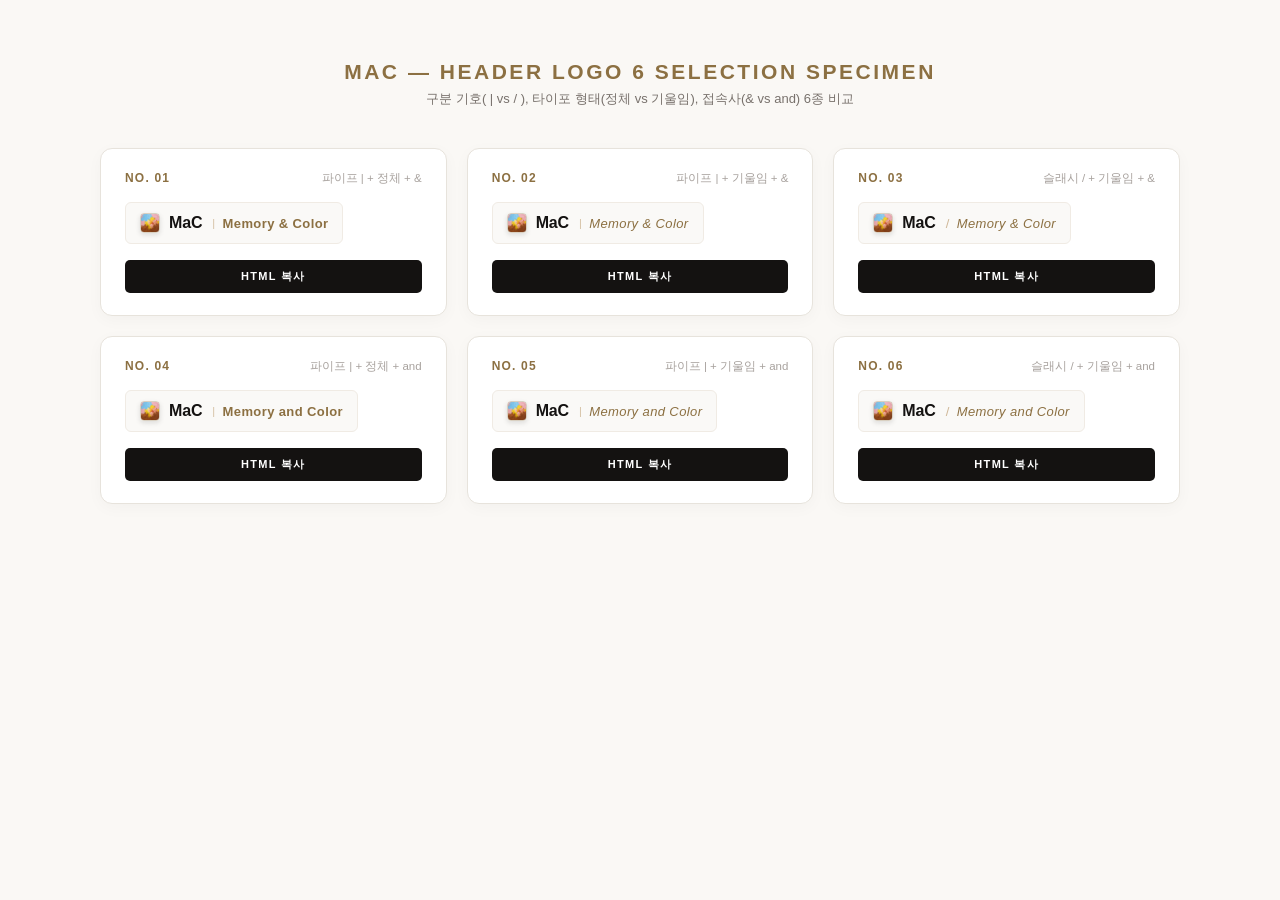
<file: favi.html>
<!DOCTYPE html>
<html lang="ko">
<head>
  <meta charset="UTF-8">
  <title>MaC — Header Logo 6 Selection Specimen</title>

  <!-- 브라우저 탭 파비콘 -->
  <link rel="icon" type="image/png" href="images/reference.png">

  <style>
    *, *::before, *::after { box-sizing: border-box; margin: 0; padding: 0; }
    body {
      background-color: #faf8f5;
      font-family: -apple-system, BlinkMacSystemFont, "Pretendard", sans-serif;
      padding: 60px 24px;
      color: #141211;
      display: flex;
      flex-direction: column;
      align-items: center;
    }

    .header-wrap {
      text-align: center;
      margin-bottom: 40px;
    }
    h1 {
      font-size: 21px;
      font-weight: 800;
      letter-spacing: 0.12em;
      text-transform: uppercase;
      color: #8c7042;
      margin-bottom: 6px;
    }
    p.sub {
      font-size: 13px;
      color: #78716c;
    }

    .specimen-grid {
      display: grid;
      grid-template-columns: repeat(auto-fit, minmax(320px, 1fr));
      gap: 20px;
      max-width: 1080px;
      width: 100%;
    }

    .specimen-card {
      background: #ffffff;
      border: 1px solid #e7e3dc;
      border-radius: 12px;
      padding: 22px 24px;
      box-shadow: 0 4px 16px rgba(0, 0, 0, 0.03);
      display: flex;
      flex-direction: column;
      justify-content: space-between;
      gap: 16px;
    }

    .specimen-info {
      display: flex;
      justify-content: space-between;
      align-items: baseline;
    }
    .specimen-title {
      font-size: 12px;
      font-weight: 700;
      letter-spacing: 0.1em;
      text-transform: uppercase;
      color: #8c7042;
    }
    .specimen-desc {
      font-size: 11.5px;
      color: #a8a29e;
    }

    /* 공통 로고 베이스 */
    .brand-logo {
      display: inline-flex;
      align-items: center;
      gap: 9px;
      text-decoration: none;
      cursor: pointer;
      width: fit-content;
      padding: 10px 14px;
      border-radius: 6px;
      background: #faf9f7;
      border: 1px solid #f0ebe4;
      transition: background 0.2s ease, border-color 0.2s ease;
    }
    .brand-logo:hover {
      background: #f4ede2;
      border-color: #ded4c5;
    }

    /* 원화 파비콘 칩 */
    .logo-favicon-chip {
      width: 20px;
      height: 20px;
      border-radius: 4px;
      object-fit: cover;
      display: block;
      box-shadow: 0 2px 5px rgba(20, 18, 17, 0.12);
      border: 1px solid rgba(140, 112, 66, 0.3);
      transition: transform 0.2s ease;
    }
    .brand-logo:hover .logo-favicon-chip {
      transform: scale(1.08);
    }

    /* 볼드 MaC */
    .brand-name {
      font-size: 16px;
      font-weight: 800;
      letter-spacing: -0.01em;
      color: #141211;
      line-height: 1;
    }

    /* 구분 기호 공통 */
    .divider {
      color: #c5a880;
      user-select: none;
      line-height: 1;
    }
    .divider-pipe {
      font-size: 11px;
      font-weight: 300;
      opacity: 0.7;
      margin: 0 1px;
    }
    .divider-slash {
      font-size: 13px;
      font-weight: 400;
      opacity: 0.8;
      margin: 0 1px;
    }

    /* 서브 텍스트 공통 */
    .brand-sub {
      font-size: 13px;
      color: #8c7042;
      letter-spacing: 0.03em;
      line-height: 1;
      display: inline-flex;
      align-items: center;
      gap: 6px;
    }

    /* 타입별 정체/이탤릭 처리 */
    .is-upright .sub-text {
      font-style: normal;
      font-weight: 600;
    }
    .is-italic .sub-text {
      font-style: italic;
      font-weight: 500;
    }

    .brand-logo:hover .brand-sub {
      color: #6e552f;
    }

    /* 코드 복사 버튼 */
    .btn-copy {
      width: 100%;
      padding: 9px 0;
      background: #141211;
      color: #ffffff;
      font-size: 11px;
      font-weight: 700;
      letter-spacing: 0.12em;
      text-transform: uppercase;
      border: none;
      border-radius: 5px;
      cursor: pointer;
      transition: background 0.2s, transform 0.1s;
    }
    .btn-copy:hover { background: #383431; }
    .btn-copy:active { transform: scale(0.98); }
  </style>
</head>
<body>

  <div class="header-wrap">
    <h1>MaC — Header Logo 6 Selection Specimen</h1>
    <p class="sub">구분 기호( | vs / ), 타이포 형태(정체 vs 기울임), 접속사(&amp; vs and) 6종 비교</p>
  </div>

  <div class="specimen-grid">

    <!-- TYPE 1 -->
    <div class="specimen-card">
      <div class="specimen-info">
        <span class="specimen-title">No. 01</span>
        <span class="specimen-desc">파이프 | + 정체 + &amp;</span>
      </div>
      <a href="#" class="brand-logo is-upright">
        <img src="images/reference.png" alt="칩" class="logo-favicon-chip" onerror="this.src='https://picsum.photos/40/40'">
        <span class="brand-name">MaC</span>
        <span class="brand-sub">
          <span class="divider divider-pipe">|</span>
          <span class="sub-text">Memory &amp; Color</span>
        </span>
      </a>
      <button class="btn-copy" onclick="copyCode(1)">HTML 복사</button>
    </div>

    <!-- TYPE 2 -->
    <div class="specimen-card">
      <div class="specimen-info">
        <span class="specimen-title">No. 02</span>
        <span class="specimen-desc">파이프 | + 기울임 + &amp;</span>
      </div>
      <a href="#" class="brand-logo is-italic">
        <img src="images/reference.png" alt="칩" class="logo-favicon-chip" onerror="this.src='https://picsum.photos/40/40'">
        <span class="brand-name">MaC</span>
        <span class="brand-sub">
          <span class="divider divider-pipe">|</span>
          <span class="sub-text">Memory &amp; Color</span>
        </span>
      </a>
      <button class="btn-copy" onclick="copyCode(2)">HTML 복사</button>
    </div>

    <!-- TYPE 3 -->
    <div class="specimen-card">
      <div class="specimen-info">
        <span class="specimen-title">No. 03</span>
        <span class="specimen-desc">슬래시 / + 기울임 + &amp;</span>
      </div>
      <a href="#" class="brand-logo is-italic">
        <img src="images/reference.png" alt="칩" class="logo-favicon-chip" onerror="this.src='https://picsum.photos/40/40'">
        <span class="brand-name">MaC</span>
        <span class="brand-sub">
          <span class="divider divider-slash">/</span>
          <span class="sub-text">Memory &amp; Color</span>
        </span>
      </a>
      <button class="btn-copy" onclick="copyCode(3)">HTML 복사</button>
    </div>

    <!-- TYPE 4 -->
    <div class="specimen-card">
      <div class="specimen-info">
        <span class="specimen-title">No. 04</span>
        <span class="specimen-desc">파이프 | + 정체 + and</span>
      </div>
      <a href="#" class="brand-logo is-upright">
        <img src="images/reference.png" alt="칩" class="logo-favicon-chip" onerror="this.src='https://picsum.photos/40/40'">
        <span class="brand-name">MaC</span>
        <span class="brand-sub">
          <span class="divider divider-pipe">|</span>
          <span class="sub-text">Memory and Color</span>
        </span>
      </a>
      <button class="btn-copy" onclick="copyCode(4)">HTML 복사</button>
    </div>

    <!-- TYPE 5 -->
    <div class="specimen-card">
      <div class="specimen-info">
        <span class="specimen-title">No. 05</span>
        <span class="specimen-desc">파이프 | + 기울임 + and</span>
      </div>
      <a href="#" class="brand-logo is-italic">
        <img src="images/reference.png" alt="칩" class="logo-favicon-chip" onerror="this.src='https://picsum.photos/40/40'">
        <span class="brand-name">MaC</span>
        <span class="brand-sub">
          <span class="divider divider-pipe">|</span>
          <span class="sub-text">Memory and Color</span>
        </span>
      </a>
      <button class="btn-copy" onclick="copyCode(5)">HTML 복사</button>
    </div>

    <!-- TYPE 6 -->
    <div class="specimen-card">
      <div class="specimen-info">
        <span class="specimen-title">No. 06</span>
        <span class="specimen-desc">슬래시 / + 기울임 + and</span>
      </div>
      <a href="#" class="brand-logo is-italic">
        <img src="images/reference.png" alt="칩" class="logo-favicon-chip" onerror="this.src='https://picsum.photos/40/40'">
        <span class="brand-name">MaC</span>
        <span class="brand-sub">
          <span class="divider divider-slash">/</span>
          <span class="sub-text">Memory and Color</span>
        </span>
      </a>
      <button class="btn-copy" onclick="copyCode(6)">HTML 복사</button>
    </div>

  </div>

  <script>
    const codes = {
      1: `<a href="#" class="brand-logo is-upright">\n  <img src="images/reference.png" alt="MaC Favicon" class="logo-favicon-chip">\n  <span class="brand-name">MaC</span>\n  <span class="brand-sub">\n    <span class="divider divider-pipe">|</span>\n    <span class="sub-text">Memory &amp; Color</span>\n  </span>\n</a>`,
      2: `<a href="#" class="brand-logo is-italic">\n  <img src="images/reference.png" alt="MaC Favicon" class="logo-favicon-chip">\n  <span class="brand-name">MaC</span>\n  <span class="brand-sub">\n    <span class="divider divider-pipe">|</span>\n    <span class="sub-text">Memory &amp; Color</span>\n  </span>\n</a>`,
      3: `<a href="#" class="brand-logo is-italic">\n  <img src="images/reference.png" alt="MaC Favicon" class="logo-favicon-chip">\n  <span class="brand-name">MaC</span>\n  <span class="brand-sub">\n    <span class="divider divider-slash">/</span>\n    <span class="sub-text">Memory &amp; Color</span>\n  </span>\n</a>`,
      4: `<a href="#" class="brand-logo is-upright">\n  <img src="images/reference.png" alt="MaC Favicon" class="logo-favicon-chip">\n  <span class="brand-name">MaC</span>\n  <span class="brand-sub">\n    <span class="divider divider-pipe">|</span>\n    <span class="sub-text">Memory and Color</span>\n  </span>\n</a>`,
      5: `<a href="#" class="brand-logo is-italic">\n  <img src="images/reference.png" alt="MaC Favicon" class="logo-favicon-chip">\n  <span class="brand-name">MaC</span>\n  <span class="brand-sub">\n    <span class="divider divider-pipe">|</span>\n    <span class="sub-text">Memory and Color</span>\n  </span>\n</a>`,
      6: `<a href="#" class="brand-logo is-italic">\n  <img src="images/reference.png" alt="MaC Favicon" class="logo-favicon-chip">\n  <span class="brand-name">MaC</span>\n  <span class="brand-sub">\n    <span class="divider divider-slash">/</span>\n    <span class="sub-text">Memory and Color</span>\n  </span>\n</a>`
    };

    function copyCode(num) {
      navigator.clipboard.writeText(codes[num]);
      alert(`[No. 0${num}] 로고 HTML 코드가 복사되었습니다.\nindex.html의 <header> 안 로고 위치에 붙여넣으세요.`);
    }
  </script>
</body>
</html>
</file>
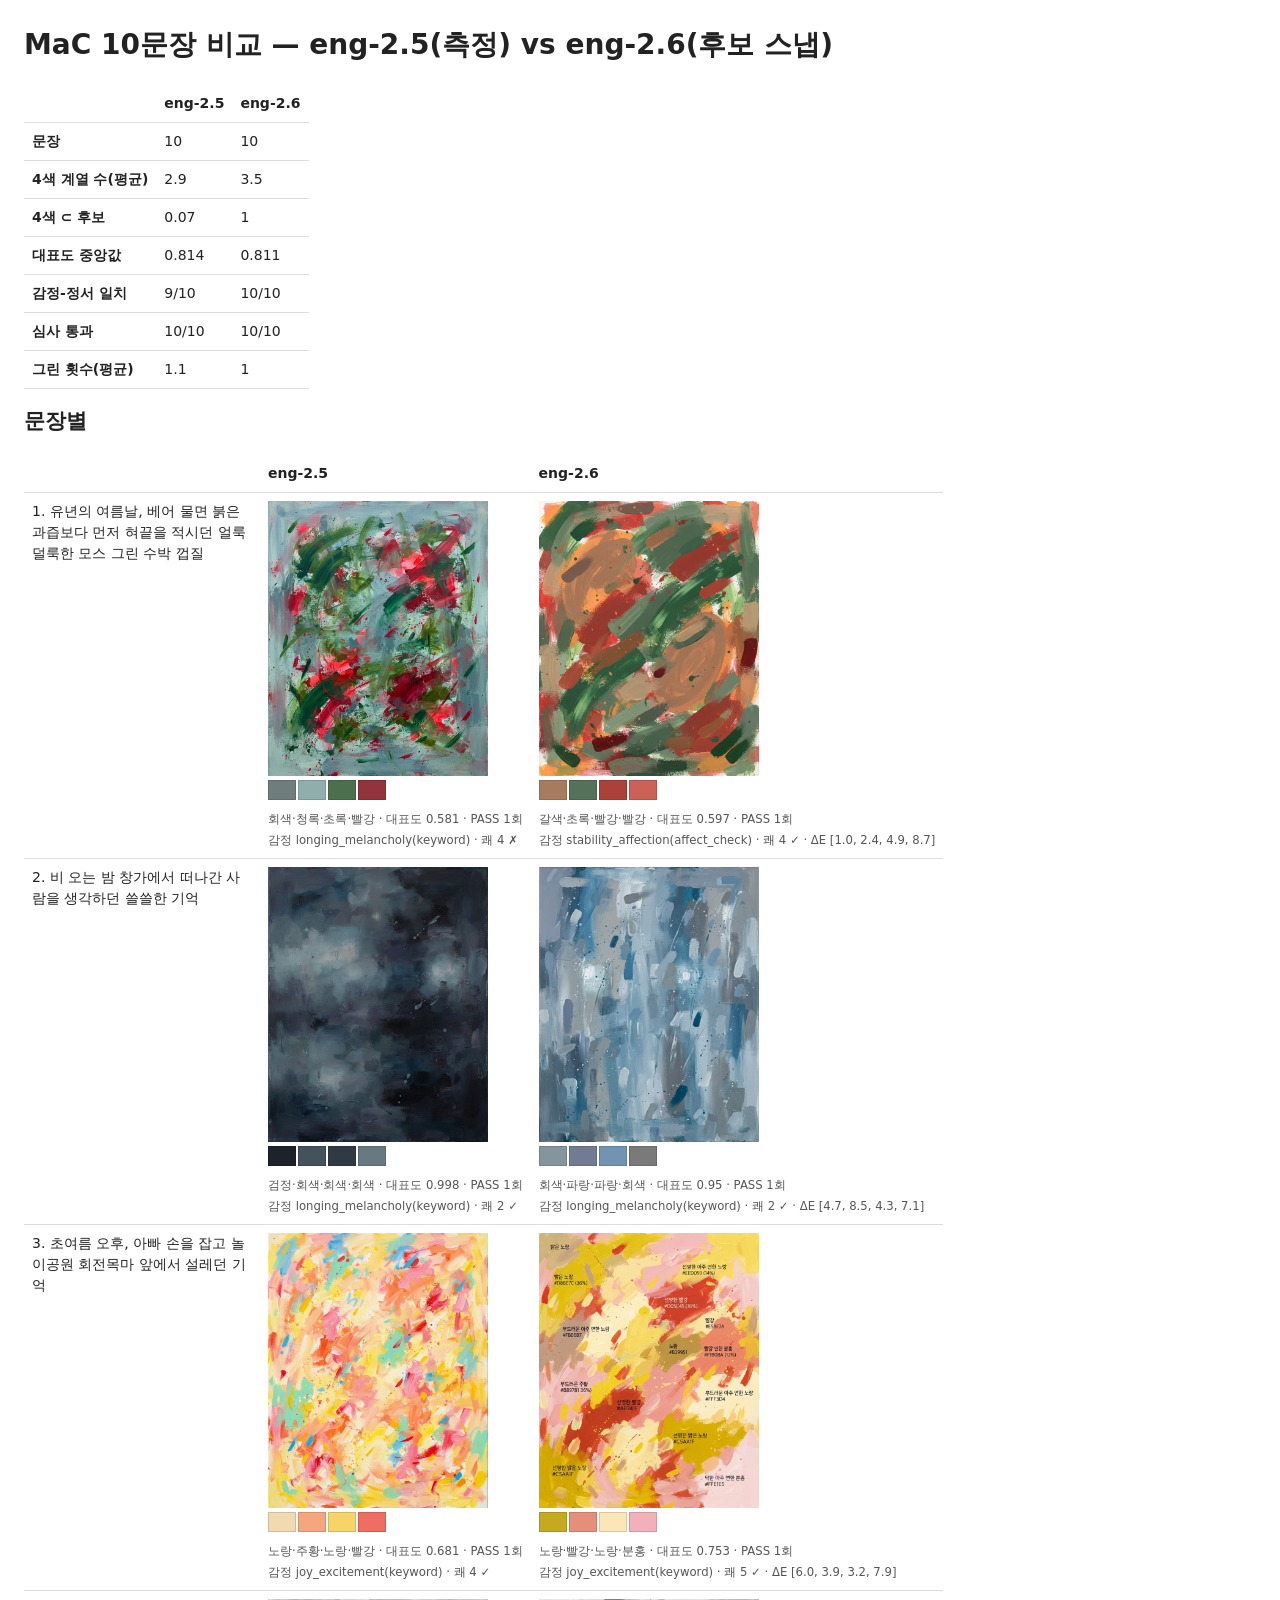
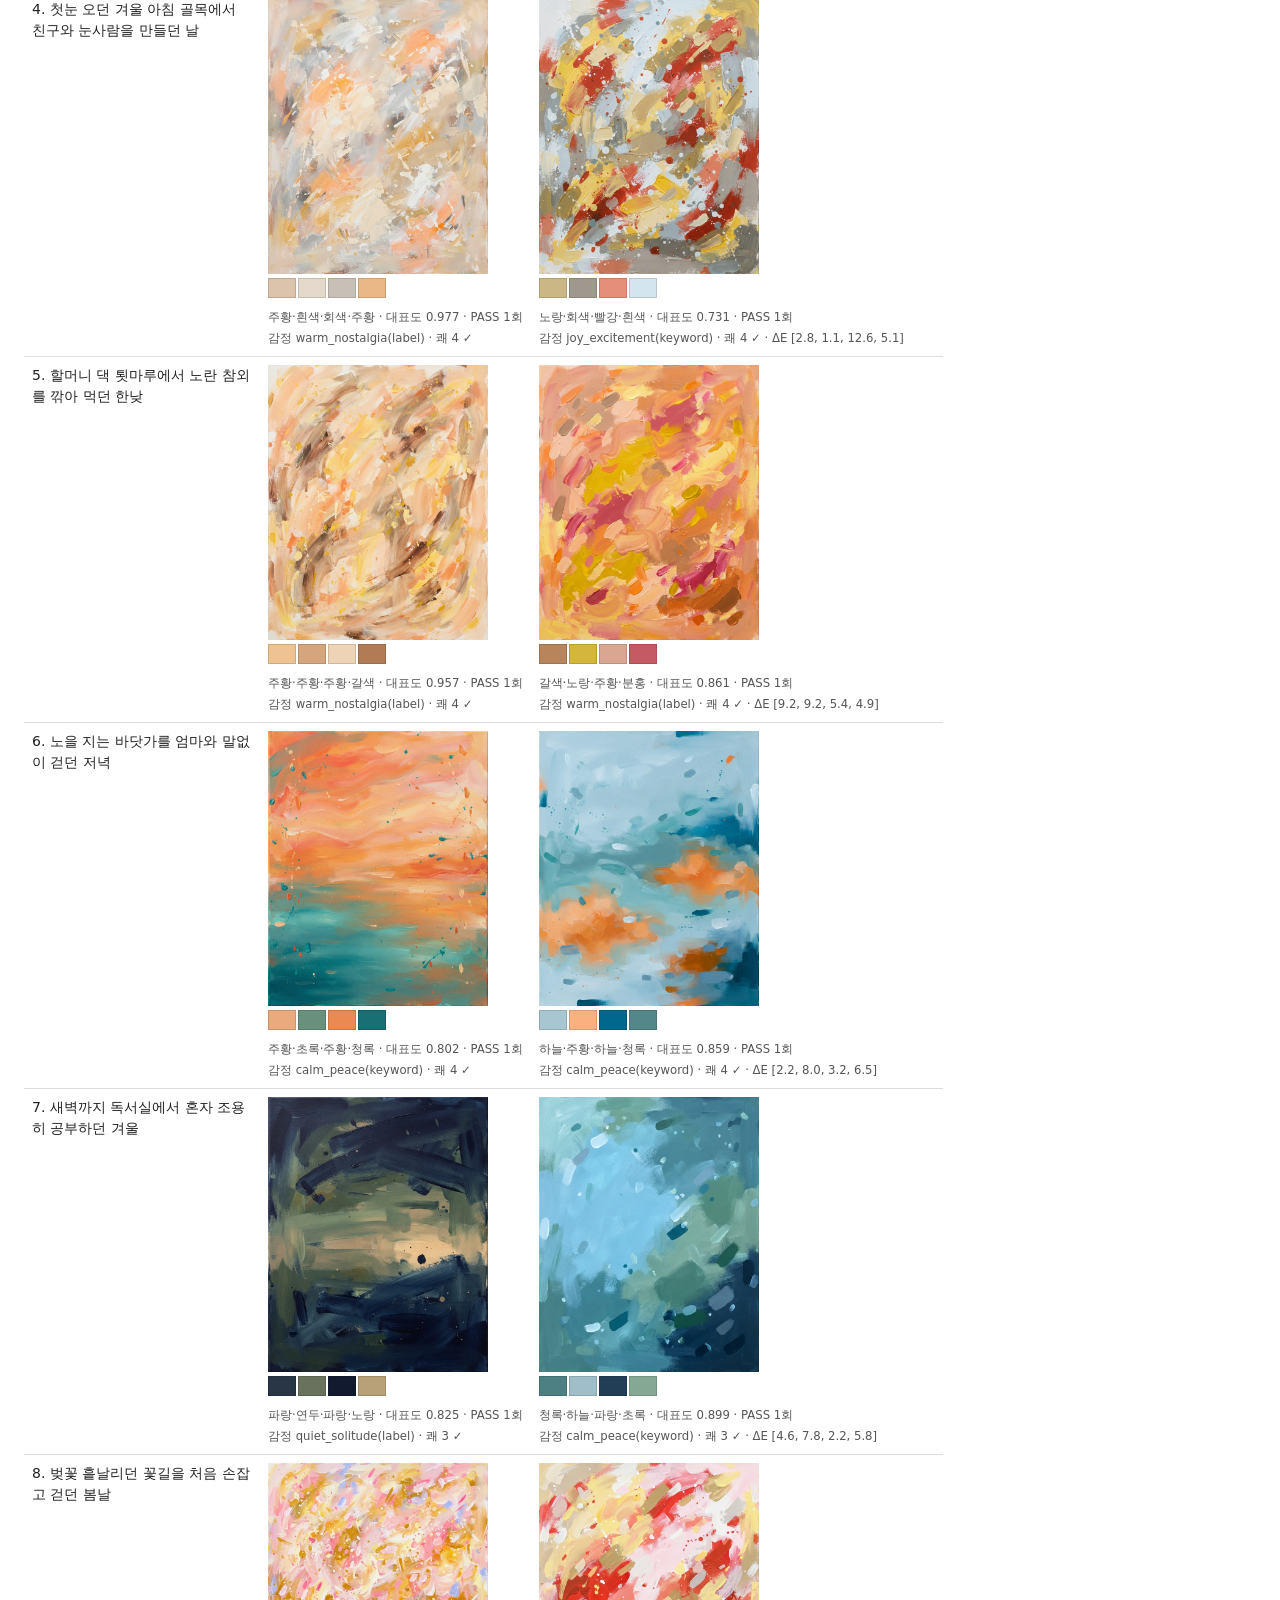
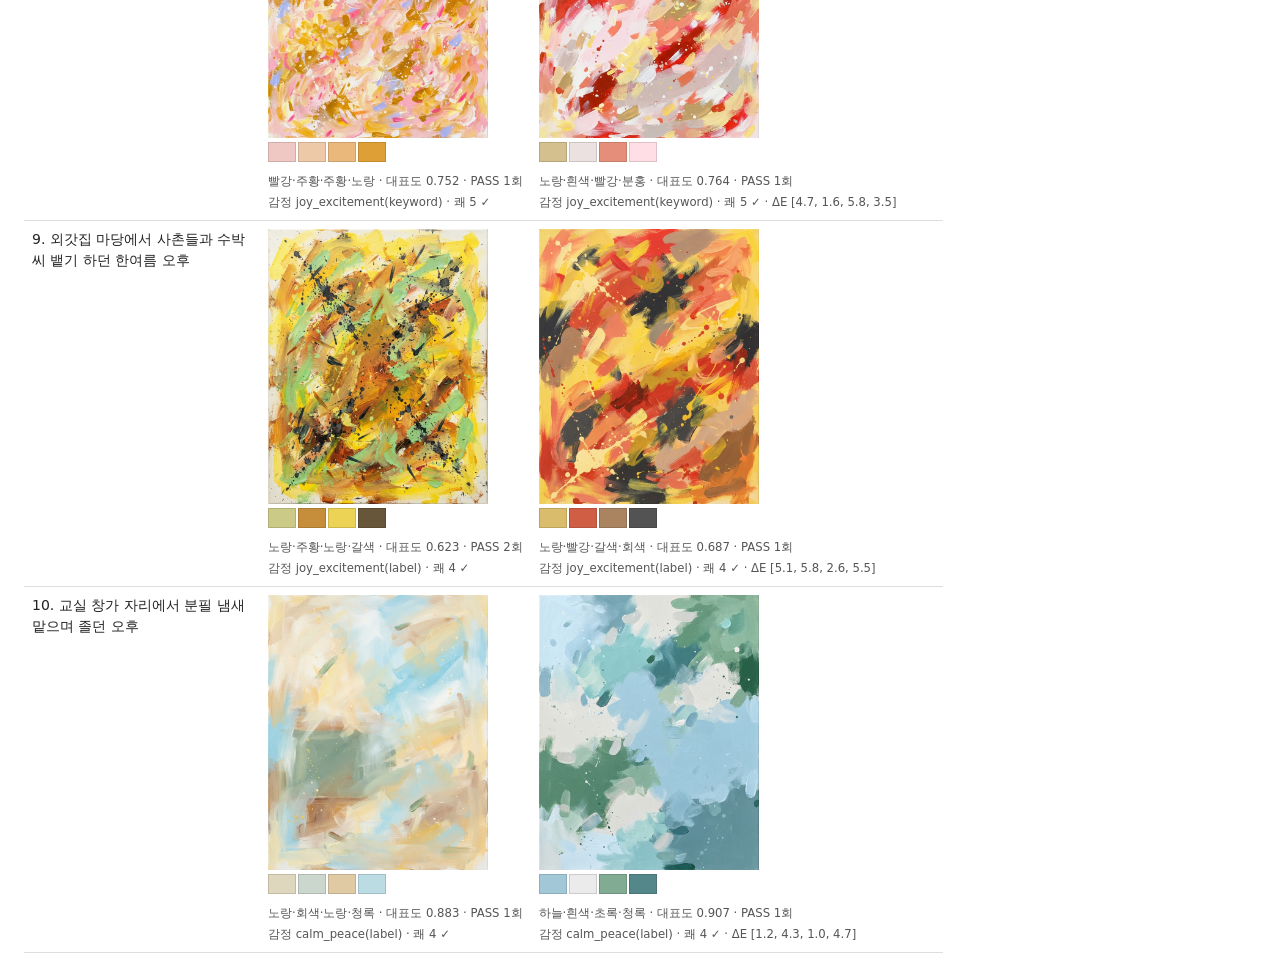
<file: out/eval_ten/report.html>
<!doctype html><meta charset="utf-8"><title>MaC 10문장 비교</title>
<style>body{font:14px/1.5 system-ui,sans-serif;margin:24px;color:#222}table{border-collapse:collapse}
th,td{border-bottom:1px solid #ddd;padding:8px;vertical-align:top;text-align:left}th.t{width:220px;font-weight:500}
img{width:220px;display:block}.c{display:inline-block;width:26px;height:18px;margin:4px 2px 2px 0;border:1px solid #0002}
small{color:#555}</style><h1>MaC 10문장 비교 — eng-2.5(측정) vs eng-2.6(후보 스냅)</h1>
<table><tr><th></th><th>eng-2.5</th><th>eng-2.6</th></tr><tr><th>문장</th><td>10</td><td>10</td></tr><tr><th>4색 계열 수(평균)</th><td>2.9</td><td>3.5</td></tr><tr><th>4색 ⊂ 후보</th><td>0.07</td><td>1</td></tr><tr><th>대표도 중앙값</th><td>0.814</td><td>0.811</td></tr><tr><th>감정-정서 일치</th><td>9/10</td><td>10/10</td></tr><tr><th>심사 통과</th><td>10/10</td><td>10/10</td></tr><tr><th>그린 횟수(평균)</th><td>1.1</td><td>1</td></tr></table><h2>문장별</h2>
<table><tr><th></th><th>eng-2.5</th><th>eng-2.6</th></tr><tr><th class="t">1. 유년의 여름날, 베어 물면 붉은 과즙보다 먼저 혀끝을 적시던 얼룩덜룩한 모스 그린 수박 껍질</th><td><img src="2.5_00.png"><div><span class="c" style="background:#707D7D" title="빗창회색 근처 #707D7D 32%"></span><span class="c" style="background:#90AEAB" title="오월하늘색 근처 #90AEAB 30%"></span><span class="c" style="background:#4B704B" title="수박껍질 근처 #4B704B 24%"></span><span class="c" style="background:#93333B" title="떡볶이색 근처 #93333B 14%"></span></div><small>회색·청록·초록·빨강 · 대표도 0.581 · PASS 1회<br>감정 longing_melancholy(keyword) · 쾌 4 ✗</small></td><td><img src="2.6_00.png"><div><span class="c" style="background:#A77C5E" title="마루나무색 #A77C5E 41%"></span><span class="c" style="background:#54715A" title="모스그린 #54715A 40%"></span><span class="c" style="background:#AB413A" title="붉은 #AB413A 13%"></span><span class="c" style="background:#CD6057" title="과즙 #CD6057 6%"></span></div><small>갈색·초록·빨강·빨강 · 대표도 0.597 · PASS 1회<br>감정 stability_affection(affect_check) · 쾌 4 ✓ · ΔE [1.0, 2.4, 4.9, 8.7]</small></td></tr><tr><th class="t">2. 비 오는 밤 창가에서 떠나간 사람을 생각하던 쓸쓸한 기억</th><td><img src="2.5_01.png"><div><span class="c" style="background:#1E232B" title="기와 근처 #1E232B 37%"></span><span class="c" style="background:#44525C" title="가로등밤색 근처 #44525C 32%"></span><span class="c" style="background:#303A45" title="기와 근처 #303A45 19%"></span><span class="c" style="background:#687A81" title="빗창회색 근처 #687A81 12%"></span></div><small>검정·회색·회색·회색 · 대표도 0.998 · PASS 1회<br>감정 longing_melancholy(keyword) · 쾌 2 ✓</small></td><td><img src="2.6_01.png"><div><span class="c" style="background:#85959D" title="짙은 비 #85959D 53%"></span><span class="c" style="background:#717C91" title="짙은 어스름청색 #717C91 26%"></span><span class="c" style="background:#7294B2" title="밝은 흐린 남색 (어스름청색) · 강조 #7294B2 17%"></span><span class="c" style="background:#7A7A7A" title="짙은 창 #7A7A7A 4%"></span></div><small>회색·파랑·파랑·회색 · 대표도 0.95 · PASS 1회<br>감정 longing_melancholy(keyword) · 쾌 2 ✓ · ΔE [4.7, 8.5, 4.3, 7.1]</small></td></tr><tr><th class="t">3. 초여름 오후, 아빠 손을 잡고 놀이공원 회전목마 앞에서 설레던 기억</th><td><img src="2.5_02.png"><div><span class="c" style="background:#F1D9B0" title="오후햇살색 근처 #F1D9B0 52%"></span><span class="c" style="background:#F4A67E" title="귤색 근처 #F4A67E 23%"></span><span class="c" style="background:#F5D468" title="은행잎 근처 #F5D468 18%"></span><span class="c" style="background:#EE6E61" title="수박 근처 #EE6E61 7%"></span></div><small>노랑·주황·노랑·빨강 · 대표도 0.681 · PASS 1회<br>감정 joy_excitement(keyword) · 쾌 4 ✓</small></td><td><img src="2.6_02.png"><div><span class="c" style="background:#C5AA1F" title="짙은 회전목마 #C5AA1F 32%"></span><span class="c" style="background:#E58F7A" title="밝은 밝은 노랑 (회전목마금빛) · 강조 #E58F7A 28%"></span><span class="c" style="background:#FBE6B7" title="밝은 회전목마금빛 #FBE6B7 24%"></span><span class="c" style="background:#F1B0BA" title="축제분홍 #F1B0BA 16%"></span></div><small>노랑·빨강·노랑·분홍 · 대표도 0.753 · PASS 1회<br>감정 joy_excitement(keyword) · 쾌 5 ✓ · ΔE [6.0, 3.9, 3.2, 7.9]</small></td></tr><tr><th class="t">4. 첫눈 오던 겨울 아침 골목에서 친구와 눈사람을 만들던 날</th><td><img src="2.5_03.png"><div><span class="c" style="background:#DBC3AC" title="모래색 근처 #DBC3AC 44%"></span><span class="c" style="background:#E4D9CA" title="아침안개색 근처 #E4D9CA 22%"></span><span class="c" style="background:#C8C0B7" title="돌담 근처 #C8C0B7 22%"></span><span class="c" style="background:#EAB886" title="모래색 근처 #EAB886 12%"></span></div><small>주황·흰색·회색·주황 · 대표도 0.977 · PASS 1회<br>감정 warm_nostalgia(label) · 쾌 4 ✓</small></td><td><img src="2.6_03.png"><div><span class="c" style="background:#CBB786" title="회전목마금빛 #CBB786 34%"></span><span class="c" style="background:#9F988E" title="골목돌담색 #9F988E 28%"></span><span class="c" style="background:#E58F7A" title="밝은 밝은 노랑 (회전목마금빛) · 강조 #E58F7A 19%"></span><span class="c" style="background:#D3E5EF" title="눈사람 #D3E5EF 19%"></span></div><small>노랑·회색·빨강·흰색 · 대표도 0.731 · PASS 1회<br>감정 joy_excitement(keyword) · 쾌 4 ✓ · ΔE [2.8, 1.1, 12.6, 5.1]</small></td></tr><tr><th class="t">5. 할머니 댁 툇마루에서 노란 참외를 깎아 먹던 한낮</th><td><img src="2.5_04.png"><div><span class="c" style="background:#EEC391" title="모래색 근처 #EEC391 47%"></span><span class="c" style="background:#D5A67E" title="붕어빵색 근처 #D5A67E 24%"></span><span class="c" style="background:#EED3B7" title="오후햇살색 근처 #EED3B7 22%"></span><span class="c" style="background:#B17B55" title="낙엽색 근처 #B17B55 7%"></span></div><small>주황·주황·주황·갈색 · 대표도 0.957 · PASS 1회<br>감정 warm_nostalgia(label) · 쾌 4 ✓</small></td><td><img src="2.6_04.png"><div><span class="c" style="background:#B7845B" title="툇마루색 #B7845B 45%"></span><span class="c" style="background:#D3B63B" title="노란 #D3B63B 23%"></span><span class="c" style="background:#D9A691" title="복숭아크림색 #D9A691 22%"></span><span class="c" style="background:#C55A64" title="흐린 주황 (복숭아크림색) · 강조 #C55A64 10%"></span></div><small>갈색·노랑·주황·분홍 · 대표도 0.861 · PASS 1회<br>감정 warm_nostalgia(label) · 쾌 4 ✓ · ΔE [9.2, 9.2, 5.4, 4.9]</small></td></tr><tr><th class="t">6. 노을 지는 바닷가를 엄마와 말없이 걷던 저녁</th><td><img src="2.5_05.png"><div><span class="c" style="background:#EAAA7C" title="귤색 근처 #EAAA7C 47%"></span><span class="c" style="background:#698F7D" title="분필초록 근처 #698F7D 23%"></span><span class="c" style="background:#EB8953" title="노을 근처 #EB8953 20%"></span><span class="c" style="background:#196F74" title="새 색 #196F74 10%"></span></div><small>주황·초록·주황·청록 · 대표도 0.802 · PASS 1회<br>감정 calm_peace(keyword) · 쾌 4 ✓</small></td><td><img src="2.6_05.png"><div><span class="c" style="background:#A8C6D2" title="오월하늘색 #A8C6D2 62%"></span><span class="c" style="background:#F9B17F" title="밝은 노을 #F9B17F 16%"></span><span class="c" style="background:#00678D" title="바다색 #00678D 7%"></span><span class="c" style="background:#548789" title="연한 파랑 (오월하늘색) · 강조 #548789 15%"></span></div><small>하늘·주황·하늘·청록 · 대표도 0.859 · PASS 1회<br>감정 calm_peace(keyword) · 쾌 4 ✓ · ΔE [2.2, 8.0, 3.2, 6.5]</small></td></tr><tr><th class="t">7. 새벽까지 독서실에서 혼자 조용히 공부하던 겨울</th><td><img src="2.5_06.png"><div><span class="c" style="background:#293646" title="기와 근처 #293646 45%"></span><span class="c" style="background:#69725D" title="새 색 #69725D 27%"></span><span class="c" style="background:#111A2E" title="밤하늘 근처 #111A2E 21%"></span><span class="c" style="background:#B8A079" title="스탠드불빛 근처 #B8A079 6%"></span></div><small>파랑·연두·파랑·노랑 · 대표도 0.825 · PASS 1회<br>감정 quiet_solitude(label) · 쾌 3 ✓</small></td><td><img src="2.6_06.png"><div><span class="c" style="background:#4C8083" title="오월하늘색 · 강조 #4C8083 39%"></span><span class="c" style="background:#A0BECA" title="오월하늘색 #A0BECA 38%"></span><span class="c" style="background:#213E56" title="가로등밤색 #213E56 12%"></span><span class="c" style="background:#85A894" title="밝은 분필초록 #85A894 11%"></span></div><small>청록·하늘·파랑·초록 · 대표도 0.899 · PASS 1회<br>감정 calm_peace(keyword) · 쾌 3 ✓ · ΔE [4.6, 7.8, 2.2, 5.8]</small></td></tr><tr><th class="t">8. 벚꽃 흩날리던 꽃길을 처음 손잡고 걷던 봄날</th><td><img src="2.5_07.png"><div><span class="c" style="background:#EFC7C3" title="솜사탕색 근처 #EFC7C3 40%"></span><span class="c" style="background:#EEC9A8" title="모래색 근처 #EEC9A8 26%"></span><span class="c" style="background:#EAB87A" title="회전목마금빛 근처 #EAB87A 20%"></span><span class="c" style="background:#DD9F36" title="새 색 #DD9F36 13%"></span></div><small>빨강·주황·주황·노랑 · 대표도 0.752 · PASS 1회<br>감정 joy_excitement(keyword) · 쾌 5 ✓</small></td><td><img src="2.6_07.png"><div><span class="c" style="background:#D4BF8E" title="회전목마금빛 #D4BF8E 31%"></span><span class="c" style="background:#EBE1E0" title="벚꽃색 #EBE1E0 27%"></span><span class="c" style="background:#E58F7A" title="밝은 밝은 노랑 (회전목마금빛) · 강조 #E58F7A 27%"></span><span class="c" style="background:#FFDEE5" title="벚꽃 #FFDEE5 15%"></span></div><small>노랑·흰색·빨강·분홍 · 대표도 0.764 · PASS 1회<br>감정 joy_excitement(keyword) · 쾌 5 ✓ · ΔE [4.7, 1.6, 5.8, 3.5]</small></td></tr><tr><th class="t">9. 외갓집 마당에서 사촌들과 수박씨 뱉기 하던 한여름 오후</th><td><img src="2.5_08.png"><div><span class="c" style="background:#CCCA87" title="회전목마금빛 근처 #CCCA87 35%"></span><span class="c" style="background:#C68E3B" title="새 색 #C68E3B 33%"></span><span class="c" style="background:#EDD355" title="참외색 근처 #EDD355 22%"></span><span class="c" style="background:#675639" title="장독대색 근처 #675639 10%"></span></div><small>노랑·주황·노랑·갈색 · 대표도 0.623 · PASS 2회<br>감정 joy_excitement(label) · 쾌 4 ✓</small></td><td><img src="2.6_08.png"><div><span class="c" style="background:#DABD6C" title="회전목마금빛 #DABD6C 40%"></span><span class="c" style="background:#D05E45" title="밝은 노랑 (회전목마금빛) · 강조 #D05E45 32%"></span><span class="c" style="background:#AA8360" title="툇마루색 #AA8360 16%"></span><span class="c" style="background:#535353" title="밝은 수박씨 #535353 11%"></span></div><small>노랑·빨강·갈색·회색 · 대표도 0.687 · PASS 1회<br>감정 joy_excitement(label) · 쾌 4 ✓ · ΔE [5.1, 5.8, 2.6, 5.5]</small></td></tr><tr><th class="t">10. 교실 창가 자리에서 분필 냄새 맡으며 졸던 오후</th><td><img src="2.5_09.png"><div><span class="c" style="background:#DFD7BD" title="오후햇살색 근처 #DFD7BD 36%"></span><span class="c" style="background:#CBD7CD" title="별색 근처 #CBD7CD 26%"></span><span class="c" style="background:#DFCAA3" title="오후햇살색 근처 #DFCAA3 25%"></span><span class="c" style="background:#BADCE2" title="하늘 근처 #BADCE2 12%"></span></div><small>노랑·회색·노랑·청록 · 대표도 0.883 · PASS 1회<br>감정 calm_peace(label) · 쾌 4 ✓</small></td><td><img src="2.6_09.png"><div><span class="c" style="background:#A2C7D6" title="오월하늘색 #A2C7D6 42%"></span><span class="c" style="background:#EBEBEB" title="분필 #EBEBEB 25%"></span><span class="c" style="background:#81AB93" title="밝은 분필초록 #81AB93 18%"></span><span class="c" style="background:#548789" title="연한 파랑 (오월하늘색) · 강조 #548789 15%"></span></div><small>하늘·흰색·초록·청록 · 대표도 0.907 · PASS 1회<br>감정 calm_peace(label) · 쾌 4 ✓ · ΔE [1.2, 4.3, 1.0, 4.7]</small></td></tr></table>
</file>
<file: css/astral.css>
:root {
  --paper: #f2efe9;
  --paper-deep: #e7e0d6;
  --ink: #24211f;
  --muted: #756e68;
  --line: rgba(53, 47, 43, 0.16);
  --gold: #92764d;
  --white: #fcfbf8;
  --serif: "Cormorant Garamond", Georgia, serif;
  --sans: "Plus Jakarta Sans", "Pretendard", sans-serif;
}

* { box-sizing: border-box; }
html { scroll-behavior: smooth; }
body {
  margin: 0;
  color: var(--ink);
  background:
    radial-gradient(circle at 18% 8%, rgba(255,255,255,.72), transparent 28rem),
    var(--paper);
  font-family: var(--sans);
  -webkit-font-smoothing: antialiased;
}
button, input, select { font: inherit; }
button, a { -webkit-tap-highlight-color: transparent; }

.astral-header {
  width: min(1180px, calc(100% - 48px));
  min-height: 88px;
  margin: 0 auto;
  display: flex;
  align-items: center;
  justify-content: space-between;
  border-bottom: 1px solid var(--line);
}
.brand { color: inherit; text-decoration: none; display: flex; align-items: baseline; gap: 12px; }
.brand-mark { font-size: 25px; font-weight: 800; letter-spacing: -.05em; }
.brand-copy { color: var(--muted); font-family: var(--serif); font-size: 16px; font-style: italic; }
.back-link { color: var(--muted); font-size: 12px; letter-spacing: .08em; text-decoration: none; }
.back-link:hover { color: var(--ink); }

main { width: min(1180px, calc(100% - 48px)); margin: 0 auto; }
.hero { padding: 84px 0 64px; text-align: center; }
.eyebrow, .step-label {
  margin: 0 0 16px;
  color: var(--gold);
  font-size: 10px;
  font-weight: 700;
  letter-spacing: .2em;
  text-transform: uppercase;
}
.hero h1 { margin: 0; font-size: clamp(58px, 9vw, 112px); line-height: .88; letter-spacing: -.075em; }
.hero h1 em { color: var(--gold); font-family: var(--serif); font-weight: 500; }
.hero-copy { margin: 34px 0 0; color: var(--muted); font-size: 15px; line-height: 1.8; }
.principle-row { margin-top: 30px; display: flex; justify-content: center; flex-wrap: wrap; gap: 8px; }
.principle-row span { padding: 8px 12px; border: 1px solid var(--line); border-radius: 999px; color: #6b625b; font-size: 11px; }

.workspace {
  display: grid;
  grid-template-columns: minmax(0, 1.02fr) minmax(0, .98fr);
  min-height: 720px;
  overflow: hidden;
  border: 1px solid var(--line);
  border-radius: 28px;
  background: rgba(252,251,248,.74);
  box-shadow: 0 28px 80px rgba(51, 43, 37, .08);
}
.form-panel { padding: clamp(30px, 5vw, 66px); }
.panel-heading { display: flex; align-items: flex-start; justify-content: space-between; gap: 20px; margin-bottom: 42px; }
.panel-heading h2, .empty-result h2, .color-result h2 { margin: 0; font-size: 25px; letter-spacing: -.035em; }
.support-badge { padding: 7px 10px; border-radius: 99px; background: #e9e2d7; color: #6c5a42; font-size: 10px; font-weight: 700; white-space: nowrap; }
.field-group { margin: 0 0 27px; padding: 0; border: 0; }
.field-group legend, .field-group > label, .field-label-row > label:first-child, .field-group .field-title { display: block; margin-bottom: 11px; font-size: 12px; font-weight: 700; }
.segmented-control { display: grid; grid-template-columns: 1fr 1fr; gap: 8px; }
.segmented-control label { cursor: pointer; }
.segmented-control input { position: absolute; opacity: 0; pointer-events: none; }
.segmented-control span {
  display: grid; place-items: center; min-height: 46px;
  border: 1px solid var(--line); border-radius: 10px; color: var(--muted); font-size: 13px;
  transition: .2s ease;
}
.segmented-control input:checked + span { border-color: #4a443f; color: var(--ink); background: #eee9e1; box-shadow: inset 0 0 0 1px #4a443f; }
.date-grid { display: grid; grid-template-columns: 1.25fr 1fr 1fr; gap: 10px; }
.input-wrap span { display: block; margin: 0 0 7px; color: var(--muted); font-size: 10px; }
.input-wrap input, .input-wrap select, .standard-input {
  width: 100%; min-height: 48px; padding: 0 14px;
  border: 1px solid var(--line); border-radius: 10px; outline: none;
  color: var(--ink); background: var(--white);
}
.input-wrap input:focus, .input-wrap select:focus, .standard-input:focus { border-color: var(--gold); box-shadow: 0 0 0 3px rgba(146,118,77,.1); }
.field-label-row { display: flex; align-items: center; justify-content: space-between; gap: 16px; }
.check-label { display: inline-flex !important; align-items: center; gap: 7px; margin: 0 !important; color: var(--muted); font-size: 11px !important; cursor: pointer; }
.check-label input { accent-color: #4b433d; }
.field-help { margin: 8px 0 0; color: #918982; font-size: 10px; }
.standard-input:disabled { opacity: .5; background: #e9e6e1; }
.privacy-note { display: flex; gap: 10px; margin: 34px 0 20px; padding: 14px; border-radius: 12px; background: #ece8e1; }
.privacy-dot { width: 7px; height: 7px; margin-top: 5px; flex: 0 0 auto; border-radius: 50%; background: #738171; box-shadow: 0 0 0 4px rgba(115,129,113,.12); }
.privacy-note p { margin: 0; color: #675f59; font-size: 10px; line-height: 1.65; }
.privacy-note strong { color: #3c3835; }
.form-error { margin: 0 0 12px; padding: 11px 13px; border-radius: 9px; background: #f5dfdc; color: #8c423a; font-size: 11px; line-height: 1.5; }
.primary-button, .secondary-button {
  width: 100%; min-height: 54px; border: 0; border-radius: 12px; cursor: pointer;
  transition: transform .2s ease, background .2s ease, opacity .2s ease;
}
.primary-button { display: flex; align-items: center; justify-content: space-between; padding: 0 20px; color: white; background: #2e2a27; font-size: 12px; font-weight: 700; }
.primary-button:hover { transform: translateY(-2px); background: #171513; }
.primary-button:disabled { opacity: .6; cursor: wait; transform: none; }

.preview-panel {
  position: relative; display: grid; place-items: center; padding: clamp(30px, 5vw, 66px);
  background:
    linear-gradient(rgba(39,35,32,.94), rgba(39,35,32,.97)),
    repeating-linear-gradient(45deg, transparent 0 18px, rgba(255,255,255,.03) 18px 19px);
  color: #f4f0e9;
}
.empty-result, .loading-result { text-align: center; }
.empty-result h2 { margin: 15px 0 12px; color: #f7f3ed; }
.empty-result > p:last-child { color: #aaa19a; font-size: 12px; line-height: 1.75; }
.orb { position: relative; width: 190px; height: 190px; margin: 0 auto 38px; border-radius: 50%; background: conic-gradient(from 40deg, #798f88, #b3846d, #d3bf96, #6b8494, #798f88); filter: saturate(.6); box-shadow: 0 30px 70px rgba(0,0,0,.35); animation: float 5s ease-in-out infinite; }
.orb::after { content: ""; position: absolute; inset: 18px; border: 1px solid rgba(255,255,255,.28); border-radius: 50%; }
.orb span { position: absolute; inset: 34px; border-radius: 50%; background: rgba(37,33,30,.5); backdrop-filter: blur(7px); }
@keyframes float { 50% { transform: translateY(-9px) rotate(3deg); } }
.loading-ring { width: 56px; height: 56px; margin: 0 auto 20px; border: 1px solid rgba(255,255,255,.15); border-top-color: #c8b899; border-radius: 50%; animation: spin 1s linear infinite; }
@keyframes spin { to { transform: rotate(360deg); } }
.loading-result p { color: #bdb4ac; font-size: 12px; }
.color-result { width: min(100%, 430px); }
.color-swatch { position: relative; width: 100%; aspect-ratio: 1.55; margin-bottom: 28px; overflow: hidden; border-radius: 18px; box-shadow: 0 24px 60px rgba(0,0,0,.3); transition: background .5s ease; }
.color-swatch::before { content: ""; position: absolute; inset: 12px; border: 1px solid rgba(255,255,255,.28); border-radius: 11px; }
.swatch-shine { position: absolute; inset: 0; background: radial-gradient(circle at 25% 15%, rgba(255,255,255,.28), transparent 38%), linear-gradient(140deg, transparent 55%, rgba(0,0,0,.14)); }
.result-title-row { display: flex; align-items: flex-end; justify-content: space-between; gap: 20px; }
.day-master { display: block; margin-bottom: 7px; color: #bfb5ab; font-family: var(--serif); font-size: 14px; font-style: italic; }
.color-result h2 { color: #fff; font-size: 31px; }
.hex-chip { padding: 8px 10px; border: 1px solid rgba(255,255,255,.2); border-radius: 8px; color: #ddd5cc; background: transparent; cursor: pointer; font-size: 11px; }
.hex-chip:hover { border-color: rgba(255,255,255,.55); }
.result-description { margin: 22px 0 0; color: #c4bbb3; font-size: 12px; line-height: 1.85; }
.notice-list { display: grid; gap: 7px; margin-top: 20px; }
.notice-list p { margin: 0; padding: 9px 11px; border-left: 2px solid #bba77f; color: #bfb4aa; background: rgba(255,255,255,.04); font-size: 10px; line-height: 1.55; }
.boundary-card { margin-top: 20px; padding: 16px; border: 1px solid rgba(212,187,138,.3); border-radius: 12px; background: rgba(183,144,79,.08); }
.boundary-heading span { display: block; margin-bottom: 5px; color: #c9af7e; font-size: 9px; font-weight: 700; letter-spacing: .15em; text-transform: uppercase; }
.boundary-heading strong { font-size: 11px; }
.candidate-row { display: flex; justify-content: space-between; gap: 12px; margin-top: 10px; padding-top: 10px; border-top: 1px solid rgba(255,255,255,.08); color: #c9c0b7; font-size: 10px; }
.candidate-pillars { color: #f0e8df; letter-spacing: .08em; }
.disclaimer { color: #8f8780; font-size: 9px; line-height: 1.6; }
.secondary-button { min-height: 42px; margin-top: 14px; color: #d8d0c7; border: 1px solid rgba(255,255,255,.16); background: transparent; font-size: 10px; }
.secondary-button:hover { background: rgba(255,255,255,.06); }

.paid-preview { display: grid; grid-template-columns: 1fr 1fr; gap: 60px; align-items: center; padding: 120px 7%; }
.paid-copy h2 { margin: 0; font-size: clamp(34px, 4vw, 54px); letter-spacing: -.06em; line-height: 1.08; }
.paid-copy > p:last-child { max-width: 520px; margin: 24px 0 0; color: var(--muted); font-size: 12px; line-height: 1.8; }
.paid-card { padding: 30px; border: 1px solid var(--line); border-radius: 18px; background: rgba(255,255,255,.42); }
.price-row { display: flex; align-items: baseline; justify-content: space-between; padding-bottom: 20px; border-bottom: 1px solid var(--line); }
.price-row span { color: var(--muted); font-size: 11px; }
.price-row strong { font-size: 23px; }
.paid-card ul { display: grid; gap: 13px; margin: 24px 0; padding: 0; list-style: none; }
.paid-card li { position: relative; padding-left: 18px; color: #5e5751; font-size: 11px; }
.paid-card li::before { content: "·"; position: absolute; left: 3px; color: var(--gold); font-weight: 800; }
.paid-card > button { width: 100%; min-height: 46px; border: 0; border-radius: 9px; color: #fff; background: #2e2a27; font-size: 11px; font-weight: 700; cursor: pointer; transition: .2s ease; }
.paid-card > button:hover:not(:disabled) { transform: translateY(-2px); background: #171513; }
.paid-card > button:disabled { color: #8b827a; background: #ded8cf; cursor: not-allowed; }
.paid-stage-note { margin: 12px 0 0; color: #8d8279; font-size: 9px; line-height: 1.55; text-align: center; }

.paid-report { margin: 0 0 120px; padding: clamp(32px, 6vw, 72px); border-radius: 28px; color: #eee8df; background: #292623; box-shadow: 0 28px 80px rgba(51,43,37,.16); }
.report-heading { display: flex; justify-content: space-between; gap: 30px; align-items: flex-start; padding-bottom: 40px; border-bottom: 1px solid rgba(255,255,255,.11); }
.report-heading h2 { margin: 0; font-size: clamp(34px, 4.55vw, 60px); letter-spacing: -.065em; line-height: 1.02; white-space: nowrap; }
.report-heading > div > p:last-child { margin: 18px 0 0; color: #a99f96; font-size: 10px; line-height: 1.7; }
.test-badge { padding: 9px 12px; border: 1px solid rgba(210,181,125,.35); border-radius: 999px; color: #d2b57d; font-size: 9px; white-space: nowrap; }
.pillar-strip { display: grid; grid-template-columns: repeat(4, 1fr); margin: 34px 0 90px; border: 1px solid rgba(255,255,255,.11); border-radius: 14px; overflow: hidden; }
.pillar-strip > div { min-height: 94px; display: grid; place-items: center; align-content: center; gap: 8px; border-right: 1px solid rgba(255,255,255,.11); }
.pillar-strip > div:last-child { border-right: 0; }
.pillar-strip span { color: #938b84; font-size: 9px; letter-spacing: .12em; }
.pillar-strip strong { font-family: var(--serif); color: #f5efe7; font-size: 27px; font-weight: 500; letter-spacing: .1em; }
.report-overview { position: relative; overflow: hidden; padding: 34px; border: 1px solid rgba(255,255,255,.11); border-radius: 18px; background: linear-gradient(135deg, var(--overview-color, #3c3935), rgba(255,255,255,.025)); }
.report-overview::after { content: ""; position: absolute; right: -80px; bottom: -110px; width: 280px; height: 280px; border: 1px solid rgba(255,255,255,.13); border-radius: 50%; box-shadow: 0 0 0 36px rgba(255,255,255,.025), 0 0 0 72px rgba(255,255,255,.018); }
.report-overview h3 { position: relative; z-index: 1; max-width: 760px; margin: 9px 0 13px; font-size: clamp(24px, 3vw, 39px); letter-spacing: -.045em; }
.report-overview > p:not(.step-label) { position: relative; z-index: 1; max-width: 760px; margin: 0; color: #cec5bc; font-size: 11px; line-height: 1.9; }
.overview-keywords { position: relative; z-index: 1; display: flex; flex-wrap: wrap; gap: 7px; margin-top: 22px; }
.overview-keywords span { padding: 8px 11px; border: 1px solid rgba(255,255,255,.13); border-radius: 999px; color: #e3d9cf; background: rgba(30,27,24,.26); font-size: 9px; }
.report-section-heading { margin: 80px 0 28px; }
.report-section-heading h3, .pattern-card h3, .fortune-card h3 { margin: 0; font-size: 25px; letter-spacing: -.035em; }
.reading-grid { display: grid; grid-template-columns: repeat(2, 1fr); gap: 12px; }
.reading-grid article { display: flex; flex-direction: column; min-height: 470px; padding: 30px; border: 1px solid rgba(255,255,255,.1); border-top: 3px solid var(--section-color, rgba(255,255,255,.18)); border-radius: 15px; background: rgba(255,255,255,.025); }
.reading-grid article:last-child { grid-column: 1 / -1; min-height: 390px; }
.reading-number { color: #b69a6b; font-family: var(--serif); font-size: 24px; font-style: italic; }
.reading-grid h4 { min-height: 42px; margin: 25px 0 22px; font-size: 18px; }
.reading-grid p { margin: 0 0 17px; color: #bfb6ad; font-size: 10px; line-height: 1.8; }
.reading-grid p strong { display: block; margin-bottom: 5px; color: #7f766f; font-size: 8px; letter-spacing: .1em; }
.reading-grid .reading-action { margin: auto 0 0; padding: 16px; border-radius: 9px; color: #e5ddd3; background: rgba(183,151,96,.11); }
.element-profile { display: grid; grid-template-columns: 1.1fr .9fr; gap: 18px; padding: 28px; border: 1px solid rgba(255,255,255,.1); border-radius: 17px; background: rgba(255,255,255,.025); }
.element-bars { display: grid; gap: 13px; }
.element-bar { display: grid; grid-template-columns: 25px 1fr 25px; gap: 10px; align-items: center; color: #cfc5bb; font-size: 10px; }
.element-track { height: 13px; overflow: hidden; border-radius: 999px; background: rgba(255,255,255,.07); }
.element-fill { display: block; height: 100%; min-width: 4px; border-radius: inherit; box-shadow: inset 0 0 0 1px rgba(255,255,255,.2); }
.element-profile-copy { padding: 12px 8px 12px 22px; border-left: 1px solid rgba(255,255,255,.09); }
.element-profile-copy h4 { margin: 8px 0 15px; font-size: 20px; }
.element-profile-copy > p { color: #b9b0a8; font-size: 10px; line-height: 1.8; }
.element-profile-copy .element-caution { color: #89817a; font-size: 9px; }
.element-solution { position: relative; overflow: hidden; margin-top: 22px; padding: 22px; border: 1px solid color-mix(in srgb, var(--solution-color) 42%, rgba(255,255,255,.08)); border-radius: 13px; background: linear-gradient(145deg, color-mix(in srgb, var(--solution-color) 14%, transparent), rgba(255,255,255,.025)); }
.element-solution::after { content: ""; position: absolute; width: 150px; height: 150px; right: -72px; top: -72px; border-radius: 50%; background: var(--solution-color); opacity: .11; box-shadow: 0 0 0 22px color-mix(in srgb, var(--solution-color) 8%, transparent), 0 0 0 45px color-mix(in srgb, var(--solution-color) 4%, transparent); }
.solution-label { position: relative; z-index: 1; margin: 0 0 8px; color: var(--solution-color); font-size: 8px; letter-spacing: .18em; }
.element-solution h5 { position: relative; z-index: 1; margin: 0 0 9px; color: #e6ddd4; font-size: 15px; line-height: 1.45; }
.element-solution > p:not(.solution-label) { position: relative; z-index: 1; margin: 0; color: #bdb3aa; font-size: 9px; line-height: 1.75; }
.element-solution ul { position: relative; z-index: 1; display: grid; gap: 7px; margin: 16px 0; padding: 0; list-style: none; }
.element-solution li { position: relative; padding-left: 14px; color: #d1c7bd; font-size: 9px; line-height: 1.6; }
.element-solution li::before { content: ""; position: absolute; left: 0; top: .55em; width: 5px; height: 5px; border-radius: 50%; background: var(--solution-color); box-shadow: 0 0 0 3px color-mix(in srgb, var(--solution-color) 15%, transparent); }
.solution-meta { position: relative; z-index: 1; display: grid; gap: 8px; margin: 0; padding-top: 14px; border-top: 1px solid rgba(255,255,255,.08); }
.solution-meta div { display: grid; grid-template-columns: 58px 1fr; gap: 8px; }
.solution-meta dt { color: #827971; font-size: 8px; }
.solution-meta dd { margin: 0; color: #bdb3aa; font-size: 8px; line-height: 1.55; }
.paid-color-grid { display: grid; grid-template-columns: repeat(2, 1fr); gap: 12px; }
.paid-color-grid article { display: grid; grid-template-columns: 105px 1fr; column-gap: 20px; padding: 16px; border: 1px solid rgba(255,255,255,.1); border-radius: 14px; }
.paid-color-swatch { grid-row: 1 / span 6; display: block; width: 105px; height: 100%; min-height: 190px; border-radius: 9px; box-shadow: inset 0 0 0 1px rgba(255,255,255,.2); }
.color-role { margin: 0 0 6px; color: #a99984; font-size: 9px; letter-spacing: .1em; }
.paid-color-grid h4 { margin: 0; font-size: 17px; }
.paid-color-grid article > p { margin: 10px 0 0; color: #9f968e; font-size: 9px; line-height: 1.65; }
.paid-color-grid .color-guide { padding-top: 10px; border-top: 1px solid rgba(255,255,255,.08); color: #c8beb4; }
.paid-color-grid .color-caution { color: #7f7770; }
.paid-color-grid code { color: #cfc5bb; font-family: var(--sans); font-size: 9px; }
.pattern-fortune-grid { display: grid; grid-template-columns: 1.25fr .75fr; gap: 16px; margin-top: 90px; }
.pattern-card, .fortune-card { padding: 22px; border: 1px solid rgba(255,255,255,.11); border-radius: 17px; background: rgba(255,255,255,.025); }
.card-topline { display: flex; align-items: center; justify-content: space-between; gap: 20px; margin-bottom: 22px; }
.pattern-family { margin: 7px 0 0; color: #9e958d; font-size: 9px; }
.download-button { padding: 10px 12px; border: 1px solid rgba(255,255,255,.2); border-radius: 8px; color: #dfd5ca; background: transparent; cursor: pointer; font-size: 9px; }
.download-button:hover { background: rgba(255,255,255,.06); }
#patternCanvas { display: block; width: 100%; height: auto; border: 1px solid rgba(255,255,255,.14); border-radius: 10px; background: #171513; box-shadow: 0 24px 60px rgba(0,0,0,.28), inset 0 0 0 1px rgba(255,255,255,.04); }
.card-note { margin: 16px 0 0; color: #89817a; font-size: 8px; line-height: 1.65; }
.pattern-source-note { margin: 8px 0 0; color: #706a65; font-size: 7px; line-height: 1.6; }
.fortune-card { display: flex; flex-direction: column; }
.fortune-score-row { display: flex; align-items: baseline; gap: 7px; margin: 22px 0 12px; }
.fortune-score-row strong { color: #d2b57d; font-family: var(--serif); font-size: 84px; font-weight: 500; line-height: .8; }
.fortune-score-row span { color: #938b84; font-size: 11px; }
.fortune-score-basis { margin: 2px 0 17px; color: #9d9288; font-size: 8px; line-height: 1.55; }
.fortune-reading { margin: 24px 0; color: #c2b9b0; font-size: 10px; line-height: 1.8; }
.fortune-details { margin: auto 0 0; }
.fortune-details div { padding: 13px 0; border-top: 1px solid rgba(255,255,255,.09); }
.fortune-details dt { margin-bottom: 6px; color: #807871; font-size: 8px; }
.fortune-details dd { margin: 0; color: #d5ccc3; font-size: 10px; line-height: 1.55; }
#fortuneColor::before { content: ""; display: inline-block; width: 9px; height: 9px; margin-right: 7px; border-radius: 50%; background: var(--today-color); }
.report-footer-note { margin-top: 42px; padding-top: 24px; border-top: 1px solid rgba(255,255,255,.1); }
.report-footer-note p { margin: 7px 0; color: #8d857e; font-size: 9px; line-height: 1.7; }

.checkout-dialog { width: min(460px, calc(100% - 32px)); padding: 0; border: 0; border-radius: 20px; color: var(--ink); background: var(--white); box-shadow: 0 35px 100px rgba(0,0,0,.35); }
.checkout-dialog::backdrop { background: rgba(25,22,20,.72); backdrop-filter: blur(4px); }
.checkout-card { position: relative; padding: 36px; }
.dialog-close { position: absolute; top: 16px; right: 16px; width: 34px; height: 34px; border: 0; border-radius: 50%; color: #746c65; background: #eeeae4; cursor: pointer; font-size: 20px; }
.checkout-card h2 { margin: 0; font-size: 32px; }
.checkout-price { display: flex; align-items: baseline; justify-content: space-between; margin-top: 27px; padding: 18px 0; border-top: 1px solid var(--line); border-bottom: 1px solid var(--line); }
.checkout-price span { color: var(--muted); font-size: 10px; }
.checkout-price strong { font-size: 22px; }
.checkout-card ul { display: grid; gap: 9px; padding: 0; margin: 20px 0; list-style: none; color: #635b55; font-size: 10px; }
.checkout-card li::before { content: "✓"; margin-right: 8px; color: #738171; }
.test-payment-notice { display: grid; gap: 4px; padding: 14px; border-radius: 10px; background: #eee9e1; }
.test-payment-notice strong { color: #63523e; font-size: 10px; }
.test-payment-notice span { color: #776e67; font-size: 9px; line-height: 1.5; }
.checkout-error { padding: 10px; border-radius: 8px; color: #8c423a; background: #f5dfdc; font-size: 9px; }
.test-pay-button { width: 100%; min-height: 50px; margin-top: 18px; border: 0; border-radius: 10px; color: white; background: #2e2a27; cursor: pointer; font-size: 11px; font-weight: 700; }
.test-pay-button:disabled { opacity: .55; cursor: wait; }
.method-note { padding: 28px; border-top: 1px solid var(--line); border-bottom: 1px solid var(--line); text-align: center; }
.method-note p { margin: 0; color: var(--muted); font-size: 10px; line-height: 1.7; }
footer { width: min(1180px, calc(100% - 48px)); min-height: 110px; margin: 0 auto; display: flex; align-items: center; justify-content: space-between; color: #888078; font-size: 9px; letter-spacing: .08em; }

[hidden] { display: none !important; }

/* Ivory atelier: readable paper, ink, and compact chromatic palette cards. */
.preview-panel { color: var(--ink); background: radial-gradient(circle at 20% 8%, #fffdf8, transparent 65%), #eee7db; border-left: 1px solid var(--line); }
.empty-result h2, .color-result h2 { color: var(--ink); }
.empty-result > p:last-child, .loading-result p, .result-description { color: #625b53; }
.orb { box-shadow: 0 24px 60px rgba(112,89,63,.16); }
.orb span { background: rgba(252,248,239,.6); }
.loading-ring { border-color: #d5c8b6; border-top-color: #8b6e48; }
.color-swatch { box-shadow: 0 18px 44px rgba(88,69,45,.14); }
.day-master { color: #716352; }
.hex-chip { color: #635847; background: rgba(255,255,255,.62); border-color: #cfc4b3; }
.hex-chip:hover { border-color: #957650; }
.notice-list p { color: #655d51; background: #fffaf0; }
.boundary-card { border-color: #d4b88d; background: #fcf5e7; }
.boundary-heading span { color: #806037; }
.candidate-row { border-color: #e4d8c5; color: #71624e; }
.candidate-pillars { color: #35302a; }
.disclaimer { color: #756c61; font-size: 11px; }
.secondary-button { color: #54493c; border-color: #cfc2b1; background: rgba(255,255,255,.5); }
.secondary-button:hover { background: #fffbf3; }
.paid-report { color: var(--ink); background: #faf7f0; border: 1px solid #e3dbce; box-shadow: 0 24px 64px rgba(102,81,51,.07); }
.report-heading { border-color: #e1d7c7; }
.report-heading h2 { font-size: clamp(24px, 3.3vw, 42px); }
.report-heading > div > p:last-child { color: #756d62; font-size: 12px; }
.test-badge { color: #81633c; border-color: #d9c7ac; background: #f7eddd; }
.pillar-strip { margin-bottom: 60px; border-color: #e2d8c7; background: #fffefa; box-shadow: 0 5px 16px rgba(119,95,61,.04); }
.pillar-strip > div { border-color: #e5dccc; }
.pillar-strip span { color: #796c5a; font-size: 11px; }
.pillar-strip strong { color: #322c25; }
.report-overview { border-color: #ded4c4; background: linear-gradient(130deg, var(--overview-color), #fffdf7 84%); }
.report-overview::after { border-color: rgba(124,105,78,.15); box-shadow: 0 0 0 36px rgba(124,105,78,.025), 0 0 0 72px rgba(124,105,78,.018); }
.report-overview > p:not(.step-label) { color: #5f574d; font-size: 13px; }
.overview-keywords span { color: #635745; border-color: #ddd1be; background: rgba(255,253,247,.74); font-size: 11px; }
.reading-grid article { min-height: 0; padding: 28px; border-color: #e4dccc; background: #fffefa; box-shadow: 0 6px 16px rgba(112,89,56,.025); }
.reading-grid article:last-child { min-height: 0; }
.reading-number { color: #937341; }
.reading-grid h4 { min-height: 0; margin: 20px 0 24px; font-size: 20px; line-height: 1.45; }
.reading-grid p { color: #5a534b; font-size: 13px; line-height: 1.85; }
.reading-grid p strong { color: #8a765a; font-size: 11px; letter-spacing: .04em; }
.reading-grid .reading-action { color: #494034; background: #f5efe3; }
.element-profile { align-items: start; border-color: #e3d9c8; background: #fffefa; }
.element-bars { padding: 10px 0; gap: 19px; }
.element-bar { color: #665b4c; font-size: 13px; }
.element-track { background: #eee8de; height: 16px; }
.element-fill { box-shadow: inset 0 0 0 1px rgba(70,49,25,.08); }
.element-profile-copy { border-color: #e4dacc; }
.element-profile-copy h4 { color: #433a2f; line-height: 1.5; }
.element-profile-copy > p { color: #6a5e4d; font-size: 12px; }
.element-profile-copy .element-caution { color: #7c6d5b; font-size: 11px; }
.element-solution { border-color: #e5d9c4; background: linear-gradient(145deg, color-mix(in srgb, var(--solution-color) 19%, #fffdf7), #fffdf7); }
.solution-label { color: #8b6e43; font-size: 9px; }
.element-solution h5 { color: #493e31; font-size: 16px; }
.element-solution > p:not(.solution-label), .element-solution li { color: #615445; font-size: 12px; }
.solution-meta { border-color: #e6dccd; }
.solution-meta dt { color: #7c6c56; font-size: 10px; }
.solution-meta dd { color: #635847; font-size: 11px; }
.paid-color-grid { grid-template-columns: repeat(4, minmax(0, 1fr)); gap: 12px; }
.paid-color-grid article { display: flex; flex-direction: column; gap: 0; min-width: 0; padding: 15px; border: 1px solid #e0d7c8; border-radius: 14px; background: #fffefa; box-shadow: 0 4px 14px rgba(98,76,47,.035); }
.paid-color-grid .color-role { margin: 0 0 10px; color: #8c734f; font-size: 11px; }
.paid-color-swatch { position: relative; grid-row: auto; width: 100%; height: 112px; min-height: 112px; aspect-ratio: auto; padding: 0; border: 1px solid rgba(74,57,36,.13); border-radius: 8px; box-shadow: inset 0 1px 0 rgba(255,255,255,.18); cursor: pointer; transition: transform .18s; }
.paid-color-swatch:hover { transform: translateY(-2px); }
.swatch-copy-label { position: absolute; right: 8px; bottom: 8px; padding: 4px 7px; border-radius: 4px; color: #fffdf6; background: rgba(38,31,23,.58); font-size: 9px; font-weight: 500; }
.paid-color-grid h4 { margin: 14px 0 6px; font-size: 15px; line-height: 1.5; }
.paid-color-grid code { margin: 0 0 13px; color: #7c7060; font-size: 11px; letter-spacing: .03em; }
.color-chip-details { margin-top: auto; border-top: 1px solid #e9e1d4; padding-top: 10px; }
.color-chip-details summary { color: #8b7554; cursor: pointer; font-size: 10px; line-height: 1.6; }
.color-chip-details p { color: #716453; font-size: 11px; line-height: 1.8; }
.paid-color-grid .color-guide { color: #594a38; border-color: #e6dccd; }
.paid-color-grid .color-caution { color: #7a6c5b; }
.pattern-card, .fortune-card { background: #fffefa; border-color: #e2d7c6; }
.pattern-family { color: #7e6e59; font-size: 11px; line-height: 1.6; }
.download-button { border-color: #cdbb9f; color: #6e5430; background: #fbf5e8; font-size: 11px; }
.download-button:hover { background: #f3e8d4; }
#patternCanvas { border-color: #e4d9c7; background: #fffaf1; box-shadow: 0 12px 30px rgba(103,78,42,.1); border-radius: 5px; }
.pattern-area-legend { display: flex; flex-wrap: wrap; gap: 8px 15px; margin: 18px 0 0; }
.pattern-area-legend span { display: flex; gap: 6px; align-items: center; color: #76684f; font-size: 11px; }
.pattern-area-legend i { width: 10px; height: 10px; border-radius: 2px; box-shadow: inset 0 0 0 1px rgba(40,30,20,.14); }
.card-note { color: #756955; font-size: 11px; line-height: 1.8; }
.pattern-source-note { color: #8c7e6a; font-size: 10px; }
.fortune-score-row strong { color: #947445; }
.fortune-score-row span { color: #82735d; }
.fortune-score-basis { color: #85735b; font-size: 10px; }
.fortune-reading { color: #665b4e; font-size: 13px; }
.fortune-details div { border-color: #e5dacc; }
.fortune-details dt { color: #8c7858; font-size: 11px; }
.fortune-details dd { color: #54483a; font-size: 13px; }
.report-footer-note { border-color: #e2d8c8; }
.report-footer-note p { color: #82715b; font-size: 11px; }
button:focus-visible, summary:focus-visible { outline: 2px solid #967348; outline-offset: 4px; }

@media (max-width: 820px) {
  .workspace, .paid-preview { grid-template-columns: 1fr; }
  .preview-panel { min-height: 610px; }
  .paid-preview { gap: 35px; padding: 90px 0; }
  .paid-report { padding: 35px 24px; }
  .reading-grid { grid-template-columns: 1fr; }
  .reading-grid article:last-child { grid-column: auto; }
  .reading-grid article { min-height: 300px; }
  .element-profile { grid-template-columns: 1fr; }
  .element-profile-copy { padding: 18px 0 0; border-top: 1px solid rgba(255,255,255,.09); border-left: 0; }
  .paid-color-grid { grid-template-columns: 1fr 1fr; }
  .pattern-fortune-grid { grid-template-columns: 1fr; }
}
@media (max-width: 560px) {
  .astral-header, main, footer { width: min(100% - 28px, 1180px); }
  .astral-header { min-height: 70px; }
  .brand-copy { display: none; }
  .hero { padding: 66px 0 50px; }
  .hero h1 { font-size: 57px; }
  .hero-copy br { display: none; }
  .workspace { border-radius: 18px; }
  .form-panel, .preview-panel { padding: 32px 21px; }
  .panel-heading { margin-bottom: 34px; }
  .date-grid { grid-template-columns: 1.2fr 1fr 1fr; gap: 7px; }
  .input-wrap input, .input-wrap select { padding: 0 9px; }
  .preview-panel { min-height: 560px; }
  .orb { width: 155px; height: 155px; }
  .paid-preview { padding: 75px 0; }
  .paid-color-grid { grid-template-columns: 1fr; }
  .paid-color-grid article { padding: 13px; }
  .paid-color-swatch { width: 100%; height: 100px; min-height: 100px; }
  .report-heading { display: block; }
  .report-heading h2 { font-size: clamp(18px, 6.1vw, 28px); }
  .test-badge { display: inline-block; margin-top: 20px; }
  .pillar-strip { grid-template-columns: 1fr 1fr; margin-bottom: 65px; }
  .pillar-strip > div:nth-child(2) { border-right: 0; }
  .pillar-strip > div:nth-child(-n+2) { border-bottom: 1px solid #e5dccc; }
  .paid-color-grid { grid-template-columns: 1fr; }
  .paid-color-grid { grid-template-columns: repeat(2, minmax(0, 1fr)); }
  .paid-color-grid h4 { font-size: 13px; }
  .preview-panel { border-left: 0; border-top: 1px solid var(--line); }
  .card-topline { align-items: flex-start; flex-direction: column; }
  .checkout-card { padding: 31px 23px 25px; }
  footer { min-height: 90px; align-items: flex-start; justify-content: center; flex-direction: column; gap: 8px; }
}
/* Color-first report: independent spectrum and daily-use cards prevent tall blank columns. */
.section-intro { max-width: 760px; margin: 12px 0 0; color: #786b5b; font-size: 13px; line-height: 1.8; }
.pillar-heading { margin-top: 34px; }
.pillar-strip { gap: 12px; margin: 20px 0 44px; border: 0; border-radius: 0; overflow: visible; background: none; box-shadow: none; }
.pillar-card { padding: 18px 14px 14px; text-align: center; border: 1px solid #ded5c8; border-radius: 13px; background: #fffefa; box-shadow: 0 5px 16px rgba(119,95,61,.045); }
.pillar-card h4 { margin: 0 0 16px; font-size: 13px; color: #887965; font-weight: 500; }
.pillar-day { border-color: #bca382; background: #fffaf0; }
.pillar-letter { display: grid; grid-template-columns: 1fr auto; align-items: center; gap: 6px; margin: 8px 0; padding: 9px 10px; border-radius: 7px; background: color-mix(in srgb, var(--pillar-color) 20%, #fffefa); }
.pillar-letter small { grid-column: 1 / -1; text-align: left; color: #94836d; font-size: 9px; }
.pillar-letter strong { color: var(--pillar-ink); font-family: var(--sans); font-size: 25px; font-weight: 650; letter-spacing: -.02em; text-align: left; }
.pillar-letter .pillar-element { color: #fffefa; background: var(--pillar-ink); padding: 3px 5px; border-radius: 4px; font-size: 10px; letter-spacing: 0; }
.pillar-card > small { display: block; margin-top: 12px; color: #8a765a; font-size: 10px; }
.pillar-unknown { padding: 40px 0; margin: 0; color: #8c8174; font-size: 18px; }
.reading-grid { gap: 16px; }
.reading-grid article, .reading-grid article:last-child { min-height: 0; padding: 24px; border-top-width: 1px; }
.reading-color-header { display: flex; align-items: center; gap: 16px; padding-bottom: 18px; margin-bottom: 18px; border-bottom: 1px solid #e9e0d2; }
.reading-color-header > div:last-child { min-width: 0; }
.reading-color-chip { display: grid; place-items: center; flex: 0 0 72px; height: 84px; border-radius: 9px; background: var(--section-color); border: 1px solid rgba(57,44,29,.1); box-shadow: inset 0 1px 0 rgba(255,255,255,.3); }
.reading-color-chip .reading-number { padding: 4px 8px; color: #fffcf5; background: rgba(50,39,26,.45); border-radius: 4px; font-family: var(--serif); font-size: 22px; }
.reading-role { color: #8c7454; font-size: 10px; }
.reading-grid h4 { margin: 7px 0 8px; font-size: 18px; line-height: 1.5; }
.reading-grid .reading-color-name { margin: 0; font-size: 11px; color: #8a7961; }
.reading-grid .reading-possibility { margin: 0 0 18px; font-size: 14px; color: #453d33; }
.reading-facts { display: grid; grid-template-columns: 1fr 1fr; gap: 10px; margin-bottom: 16px; }
.reading-facts p { margin: 0; padding: 14px; border-radius: 8px; background: #f7f3ec; color: #6c5d4c; font-size: 12px; line-height: 1.8; }
.reading-grid p strong { font-size: 10px; letter-spacing: .04em; }
.reading-grid .reading-action { margin: auto 0 0; border-left: 3px solid var(--section-color); padding: 14px 16px; color: #514330; background: color-mix(in srgb, var(--section-color) 18%, #fffdf7); font-size: 13px; }
.reading-evidence { margin-top: 16px; border-top: 1px solid #ece3d6; padding-top: 11px; }
.reading-evidence summary { color: #887358; font-size: 11px; cursor: pointer; }
.reading-evidence p { margin: 12px 0 0; font-size: 12px; color: #786a59; }
.element-profile { grid-template-columns: minmax(0, 1fr) minmax(0, 1fr); gap: 32px; padding: 24px; align-items: center; }
.element-spectrum { min-width: 0; margin: 0; }
#elementSpectrum svg { display: block; width: 100%; max-width: 480px; height: auto; margin: 0 auto; overflow: visible; }
.spectrum-axis { font-family: var(--sans); font-size: 13px; font-weight: 600; }
.spectrum-axis-value { fill: #94836e; font-size: 10px; font-weight: 400; }
.element-spectrum figcaption { max-width: 380px; margin: 8px auto 0; color: #91816b; font-size: 10px; line-height: 1.7; text-align: center; }
.element-profile-copy { padding: 8px 0 8px 24px; }
.element-profile-copy h4 { margin: 8px 0 10px; font-size: 21px; }
.element-profile-copy > p { margin: 0 0 14px; font-size: 12px; }
.spectrum-legend { list-style: none; margin: 18px 0; padding: 0; display: grid; gap: 7px; }
.spectrum-legend li { display: flex; align-items: center; gap: 10px; padding: 7px 10px; border-radius: 6px; background: #f8f4ec; color: #68583f; font-size: 12px; }
.spectrum-legend i { width: 15px; height: 15px; flex: 0 0 auto; border: 1px solid rgba(77,57,31,.12); border-radius: 4px; }
.spectrum-legend strong { margin-left: auto; color: #77664d; font-weight: 500; font-size: 11px; }
.element-profile-copy .element-caution { margin: 0; color: #90816d; font-size: 10px; }
.styling-grid { display: grid; grid-template-columns: repeat(2, minmax(0, 1fr)); gap: 16px; }
.styling-card { display: flex; flex-direction: column; min-width: 0; padding: 24px; border: 1px solid #e1d7c6; border-radius: 15px; background: #fffefa; box-shadow: 0 6px 16px rgba(93,72,40,.025); }
.styling-card header { display: flex; align-items: center; gap: 16px; }
.styling-swatch { display: block; width: 72px; height: 80px; flex: 0 0 auto; border-radius: 9px; background: var(--styling-color); border: 1px solid rgba(60,43,22,.1); }
.styling-purpose { margin: 0 0 8px; color: #8c7250; font-size: 11px; }
.styling-card h4 { margin: 0 0 7px; font-size: 20px; }
.styling-card code { color: #a18b6c; font-size: 11px; }
.styling-tagline { margin: 20px 0 0; padding-top: 16px; border-top: 1px solid #e9dfd0; color: #786346; font-size: 13px; }
.styling-card ul { margin: 16px 0; padding: 0; list-style: none; display: grid; gap: 9px; }
.styling-card li { display: grid; grid-template-columns: 60px minmax(0, 1fr); gap: 10px; padding: 10px 12px; border-radius: 8px; background: #f8f5ef; }
.styling-card li span { color: #978165; font-size: 10px; line-height: 1.8; }
.styling-card li p { margin: 0; color: #62523d; font-size: 12px; line-height: 1.7; }
.styling-frequency { margin: auto 0 0; padding: 12px 14px; border-left: 3px solid var(--styling-color); border-radius: 5px; color: #736045; background: color-mix(in srgb, var(--styling-color) 18%, #fffdf7); font-size: 11px; line-height: 1.7; }
.styling-card details { margin-top: 14px; }
.styling-card summary { color: #978163; font-size: 10px; cursor: pointer; }
.styling-card details p { color: #8a775b; font-size: 11px; line-height: 1.8; }
.styling-note { margin: 18px 0 0; color: #91816a; font-size: 11px; line-height: 1.8; }
@media (max-width: 900px) {
  .pillar-letter { grid-template-columns: 1fr; }
  .pillar-letter strong { text-align: center; font-size: 24px; }
  .pillar-letter .pillar-element { justify-self: center; }
}
@media (max-width: 820px) {
  .reading-grid article { min-height: 0; }
  .element-profile { grid-template-columns: 1fr; gap: 22px; }
  .element-profile-copy { padding: 20px 0 0; border-top: 1px solid #e8ddcc; border-left: 0; }
  .styling-grid { grid-template-columns: 1fr; }
}
@media (max-width: 560px) {
  .pillar-strip { gap: 10px; margin-bottom: 34px; }
  .pillar-card { padding: 14px 10px; }
  .pillar-letter { grid-template-columns: 1fr auto; padding: 8px; }
  .pillar-letter strong { font-size: 21px; text-align: left; }
  .report-section-heading { margin: 52px 0 22px; }
  .report-section-heading h3 { font-size: 22px; line-height: 1.5; }
  .section-intro { font-size: 12px; }
  .reading-grid article, .reading-grid article:last-child { padding: 18px; }
  .reading-color-header { gap: 12px; }
  .reading-color-chip { flex-basis: 54px; height: 72px; }
  .reading-grid h4 { font-size: 16px; }
  .reading-grid .reading-color-name { font-size: 10px; }
  .reading-facts { grid-template-columns: 1fr; }
  .reading-facts p { padding: 12px; }
  .element-profile { padding: 18px 12px; }
  .element-profile-copy { padding: 20px 5px 0; }
  .styling-card { padding: 18px; }
  .styling-swatch { width: 58px; height: 70px; }
  .styling-card h4 { font-size: 18px; }
  .styling-purpose { font-size: 10px; }
  .styling-card li { grid-template-columns: 49px minmax(0, 1fr); padding: 10px; gap: 8px; }
}
/* Opaque paper backdrops; strong frosted glass belongs to individual cards. */
body {
  background: #f2efe9;
}
.workspace, .paid-report, .checkout-dialog {
  background: #faf7f0;
  border: 1px solid #e0d9ce;
  box-shadow: 0 16px 48px rgba(66,68,77,.065);
  -webkit-backdrop-filter: none;
  backdrop-filter: none;
}
.preview-panel { background: #eee9e2; }
.paid-report { background: #ede9e2; }
.pillar-card, .paid-color-grid article, .reading-grid article, .styling-card,
.element-profile, .pattern-card, .fortune-card, .report-overview, .paid-card {
  position: relative;
  isolation: isolate;
  background: rgba(255,255,255,.16);
  border: 1px solid rgba(255,255,255,.94);
  box-shadow: inset 0 1px 0 #fff, inset 0 -1px 0 rgba(255,255,255,.35), 0 12px 24px -10px rgba(66,68,77,.16);
  -webkit-backdrop-filter: blur(18px) saturate(120%);
  backdrop-filter: blur(18px) saturate(120%);
}
:is(.pillar-card, .paid-color-grid article, .reading-grid article, .styling-card,
.element-profile, .pattern-card, .fortune-card, .report-overview, .paid-card)::before {
  content: "";
  position: absolute;
  inset: 0;
  z-index: -1;
  pointer-events: none;
  border-radius: inherit;
  background: linear-gradient(135deg, rgba(255,255,255,.36), transparent 42%, transparent 72%, rgba(255,255,255,.08));
}
.pillar-day { border-color: #c4ae8a; }
.pillar-letter { background: color-mix(in srgb, var(--pillar-color) 23%, transparent); }
.reading-facts p, .styling-card li { background: rgba(255,255,255,.22); }
.pillar-card, .paid-color-grid article {
  --card-tint: #baa486;
  transform-origin: center bottom;
  transition: transform 420ms cubic-bezier(.2,.8,.2,1), box-shadow 420ms ease, border-color 300ms ease;
}
.pillar-card:focus-visible, .paid-color-grid article:focus-within {
  outline: 2px solid #92764d; outline-offset: 4px;
  box-shadow: 0 16px 32px rgba(66,68,77,.15), inset 0 1px 0 #fff;
}
@media (hover: hover) and (pointer: fine) and (prefers-reduced-motion: no-preference) {
  .pillar-card:hover, .paid-color-grid article:hover {
    z-index: 2;
    transform: perspective(900px) translateY(-10px) rotateX(4deg) scale(1.018);
    border-color: white;
    box-shadow: inset 0 1px 0 #fff, 0 22px 36px -12px rgba(53,58,70,.24), 0 0 30px color-mix(in srgb, var(--card-tint) 22%, transparent);
  }
  .paid-color-grid article:hover .paid-color-swatch { transform: translateY(-3px); box-shadow: 0 10px 18px -10px rgba(30,35,40,.4); }
}
.sound-toggle, .sound-toggle-inline, .replay-button {
  border: 1px solid rgba(155,137,111,.3); color: #5f5140;
  background: rgba(255,253,249,.9); border-radius: 999px;
  padding: 10px 15px; font-size: 12px; cursor: pointer;
}
.sound-toggle {
  position: fixed; right: 22px; bottom: 20px; z-index: 30;
  -webkit-backdrop-filter: blur(16px); backdrop-filter: blur(16px);
  box-shadow: 0 6px 24px rgba(68,63,53,.14);
}
.sound-toggle[aria-pressed="true"], .sound-toggle-inline[aria-pressed="true"] { color: #fffdf6; background: #514b41; }
.sound-toggle-inline { margin: 12px 0 0; font-size: 11px; }
.replay-button { margin-top: 16px; font-size: 11px; background: rgba(255,255,255,.5); }
.replay-button:hover { background: white; }
.sound-toggle:disabled { cursor: default; opacity: .65; }
footer { padding-bottom: 70px; }
@supports not ((backdrop-filter: blur(1px)) or (-webkit-backdrop-filter: blur(1px))) {
  .workspace, .paid-report, .paid-card, .checkout-dialog,
  .pillar-card, .paid-color-grid article, .reading-grid article, .styling-card,
  .element-profile, .pattern-card, .fortune-card, .report-overview { background: #faf8f2; }
}
.styling-trigger { display: flex; flex-direction: column; width: 100%; border: 0; padding: 24px; background: transparent; color: inherit; text-align: left; cursor: pointer; border-radius: inherit; }
.styling-trigger-header { display: flex; align-items: center; gap: 16px; }
.styling-trigger-header > span:last-child { min-width: 0; }
.styling-trigger .styling-purpose { display: block; }
.styling-trigger-name { display: block; margin-bottom: 7px; font-size: 20px; line-height: 1.4; }
.styling-trigger-more { margin-top: 18px; color: #7b6241; font-size: 12px; }
.styling-card { padding: 0; transition: transform 300ms ease, box-shadow 300ms ease; }
.styling-card:focus-within { outline: 2px solid #92764d; outline-offset: 4px; }
@media (hover: hover) and (prefers-reduced-motion: no-preference) { .styling-card:hover { transform: translateY(-5px); box-shadow: 0 15px 28px rgba(50,45,35,.12); } }
.paid-color-grid .pair-description { margin: 0 0 12px; color: #635747; font-size: 11px; line-height: 1.75; }
.styling-dialog { width: min(760px, calc(100% - 32px)); max-height: calc(100dvh - 32px); overflow-y: auto; }
.styling-dialog .checkout-card { padding: 40px 32px 30px; }
.styling-dialog h2 { margin: 0; padding-right: 25px; font-size: 27px; line-height: 1.4; }
.styling-dialog-intro { color: #78674f; font-size: 13px; line-height: 1.7; }
.styling-dialog-colors { grid-template-columns: repeat(2, minmax(0, 1fr)); margin-top: 24px; }
.styling-dialog-colors .paid-color-swatch { height: 110px; }
.styling-dialog-colors .styling-pair-use { margin: 0; padding-top: 12px; border-top: 1px solid #e0d7c8; color: #584c3e; font-size: 12px; line-height: 1.8; }
.styling-tips-title { margin: 25px 0 12px; font-size: 15px; }
.styling-dialog .styling-dialog-tips { margin: 0; padding: 0; gap: 8px; }
.styling-dialog-tips li { padding: 10px 12px; border-radius: 8px; background: #eee8de; color: #675945; font-size: 12px; line-height: 1.7; }
.styling-dialog-tips li::before { display: none; }
.styling-dialog-frequency { color: #786245; font-size: 12px; line-height: 1.7; }
.styling-dialog-reason { color: #7c705e; font-size: 11px; line-height: 1.8; }
.art-palette-heading h3 { margin:0 0 8px; font-size:23px; letter-spacing:-.04em; }
.art-palette-heading p { margin:0; color:var(--muted); font-size:14px; line-height:1.8; }
.pattern-tone-legend { display:grid; grid-template-columns:repeat(8,minmax(0,1fr)); gap:12px; margin:22px 0 28px; }
.art-palette-chip { min-width:0; }
.pattern-tone-legend i { display:block; width:100%; height:72px; margin-bottom:10px; border-radius:10px; border:1px solid rgba(50,40,30,.13); box-shadow:inset 0 1px 0 rgba(255,255,255,.25); }
.art-palette-chip strong { display:block; color:var(--ink); font-size:12px; line-height:1.5; word-break:keep-all; }
.art-palette-chip code { display:block; margin-top:4px; color:var(--muted); font-size:10px; }
@media (max-width:760px) { .pattern-tone-legend { grid-template-columns:repeat(4,minmax(0,1fr)); gap:18px 10px; } .pattern-tone-legend i { height:64px; } }
@media (max-width: 560px) {
  .styling-trigger { padding: 18px; }
  .styling-trigger-name { font-size: 18px; }
  .styling-dialog .checkout-card { padding: 36px 18px 22px; }
  .styling-dialog h2 { font-size: 21px; }
  .styling-dialog-colors { grid-template-columns: 1fr 1fr; gap: 10px; }
  .styling-dialog-colors article { padding: 12px; }
  .styling-dialog-colors .paid-color-swatch { height: 90px; min-height: 90px; }
}
/* Three-section, single-submit experience. Main backgrounds stay opaque. */
.astral-header { position: sticky; top: 0; z-index: 20; width: 100%; min-height: 76px; padding: 0 max(24px, calc((100vw - 1180px) / 2)); background: #f2efe9; gap: 24px; box-shadow: 0 2px 12px rgba(50,40,30,.035); }
.section-nav { display: flex; gap: 7px; align-items: center; }
.section-nav a { padding: 11px 16px; border-radius: 999px; color: #736451; text-decoration: none; font-size: 13px; white-space: nowrap; }
.section-nav a:hover, .section-nav a[aria-current="location"] { color: #332d25; background: #e5ded2; }
.hero { padding: 62px 0 46px; }
#birthSection, #resultSection, #bojagiSection { scroll-margin-top: 100px; }
.birth-section { display: block; min-height: 0; overflow: visible; margin-bottom: 36px; }
.birth-section .form-panel { padding: 36px; }
.birth-section .panel-heading { margin-bottom: 28px; }
.birth-section #astralForm { display: grid; grid-template-columns: repeat(2, minmax(0, 1fr)); gap: 22px 28px; }
.birth-section .field-group { margin: 0; min-width: 0; }
.birth-section .privacy-note, .birth-section .form-error, .birth-section .primary-button { grid-column: 1 / -1; margin: 0; }
.birth-section .primary-button { min-height: 52px; justify-content: center; gap: 14px; }
.birth-section .loading-result { padding: 22px 0 0; min-height: 0; }
.birth-section .loading-ring { width: 30px; height: 30px; margin: 0 auto; }
.result-section, .bojagi-section { margin: 0 0 36px; padding: 36px; }
.result-section .report-heading { margin-bottom: 26px; padding-bottom: 22px; }
.result-section .report-heading h2 { font-size: 32px; }
.result-reset { width: auto; min-height: 38px; padding: 0 14px; white-space: nowrap; }
.section-placeholder { padding: 24px 0; margin: 0; color: #8a7b68; font-size: 14px; line-height: 1.8; }
.report-summary { padding: 24px; }
.report-summary h3 { margin: 7px 0 0; font-size: 24px; }
.result-section .report-section-heading { margin: 32px 0 16px; }
.result-section .pillar-strip { margin-bottom: 32px; }
.spectrum-palette-layout { display: grid; grid-template-columns: minmax(0, 1fr) minmax(0, 1.1fr); gap: 32px; align-items: start; }
.spectrum-card > h3, .result-palette > h3 { margin: 0 0 16px; font-size: 22px; }
.spectrum-card .element-spectrum { margin: 0; padding: 0; }
.spectrum-card .element-spectrum svg { width: 100%; max-width: 460px; display: block; margin: 0 auto; }
.palette-help { margin: -4px 0 16px; color: #8a775b; font-size: 12px; line-height: 1.7; }
.result-palette .styling-grid { gap: 12px; }
.result-palette .styling-trigger { padding: 16px; }
.result-palette .styling-trigger-header { flex-direction: column; align-items: stretch; gap: 12px; }
.result-palette .styling-swatch { width: 100%; height: 92px; }
.result-palette .styling-trigger-name { font-size: 17px; }
.result-palette .styling-tagline { display: none; }
.result-palette .styling-trigger-more { margin-top: 12px; font-size: 10px; }
.fortune-inline { display: flex; flex-wrap: wrap; align-items: baseline; gap: 9px; margin-top: 30px; padding: 18px 22px; border: 1px solid rgba(255,255,255,.94); border-radius: 14px; background: rgba(255,255,255,.16); backdrop-filter: blur(18px); -webkit-backdrop-filter: blur(18px); box-shadow: inset 0 1px 0 #fff, 0 9px 22px -12px rgba(50,40,30,.16); }
.fortune-inline-label { color: #756145; font-size: 12px; }
.fortune-inline strong { color: #7e603b; font-size: 24px; }
.fortune-inline-scale { color: #94846b; font-size: 11px; }
.fortune-inline p { flex: 1 1 320px; margin: 0; color: #5f5344; font-size: 13px; line-height: 1.7; }
.fortune-inline time { color: #96866d; font-size: 10px; }
.result-disclaimer { margin: 18px 0 0; color: #91816c; font-size: 10px; line-height: 1.8; }
.result-art-cta { display:flex; justify-content:center; margin-top:34px; padding-top:30px; border-top:1px solid var(--line); }
.result-art-button { width:100%; max-width:390px; justify-content:center; gap:22px; }
.bojagi-section h2 { margin: 0; font-size: 30px; }
.bojagi-section .pattern-card { max-width: 800px; margin: 0 auto; }
.download-button:disabled { opacity: .5; cursor: default; }
.styling-dialog #stylingDialogReading { display: grid; grid-template-columns: 1fr; gap: 14px; margin-top: 24px; }
.styling-dialog #stylingDialogReading article { padding: 20px; }
.styling-dialog #stylingDialogReading h4 { font-size: 18px; }
.sr-only { position: absolute; width: 1px; height: 1px; padding: 0; margin: -1px; overflow: hidden; clip: rect(0,0,0,0); white-space: nowrap; border: 0; }
@media (max-width: 820px) {
  .spectrum-palette-layout { grid-template-columns: 1fr; gap: 26px; }
  .spectrum-card .element-spectrum svg { max-width: 390px; }
}
@media (max-width: 560px) {
  .astral-header { padding: 0 14px; gap: 12px; min-height: 68px; }
  .section-nav { gap: 0; }
  .section-nav a { padding: 9px 10px; font-size: 12px; }
  .hero { padding: 44px 0 34px; }
  .birth-section .form-panel, .result-section, .bojagi-section { padding: 22px 18px; }
  .birth-section #astralForm { grid-template-columns: 1fr; gap: 24px; }
  .birth-section .panel-heading { flex-wrap: wrap; gap: 12px; }
  .result-section .report-heading { display: flex; flex-wrap: wrap; gap: 15px; }
  .result-section .report-heading h2 { font-size: 26px; }
  .report-summary { padding: 18px; }
  .report-summary h3 { font-size: 19px; line-height: 1.5; }
  .result-palette .styling-trigger { padding: 12px; }
  .result-palette .styling-trigger-name { font-size: 15px; }
  .result-palette .styling-swatch { height: 82px; }
  .fortune-inline { padding: 16px; }
  .bojagi-section h2 { font-size: 25px; }
}
/* Interaction rhythm borrowed from MaC's expanding / receding specimen modal. */
.checkout-dialog { transform-origin: 50% 15%; }
.checkout-dialog[open]::backdrop { animation: checkout-backdrop-in 300ms ease-out both; }
.checkout-dialog.is-closing::backdrop { animation: checkout-backdrop-out 220ms ease-in both; }
.checkout-dialog.is-closing .checkout-card { pointer-events: none; }
.primary-button, .secondary-button, #paidStartButton, .test-pay-button,
.dialog-close, .hex-chip, .download-button, .paid-color-swatch {
  transition: transform 160ms ease, background 160ms ease, opacity 160ms ease;
}
.primary-button:active:not(:disabled), .secondary-button:active:not(:disabled),
#paidStartButton:active:not(:disabled), .test-pay-button:active:not(:disabled),
.dialog-close:active, .hex-chip:active, .download-button:active, .paid-color-swatch:active {
  transform: translateY(1px) scale(.975);
}
.test-pay-button[aria-busy="true"]::before {
  content: ""; display: inline-block; width: 12px; height: 12px; margin-right: 9px;
  border: 2px solid rgba(255,255,255,.35); border-top-color: currentColor;
  border-radius: 50%; vertical-align: -2px; animation: spin 800ms linear infinite;
}
#report-title:focus { outline: none; }
#report-title:focus-visible { outline: 2px solid #978165; outline-offset: 6px; }
@keyframes checkout-backdrop-in { from { opacity: 0; } to { opacity: 1; } }
@keyframes checkout-backdrop-out { from { opacity: 1; } to { opacity: 0; } }
@media (prefers-reduced-motion: reduce) {
  *, *::before, *::after { scroll-behavior: auto !important; animation-duration: .01ms !important; animation-delay: 0ms !important; animation-iteration-count: 1 !important; transition: none !important; }
}
/* Independent views, one-column birth form, raised small glass panels. */
.birth-section { max-width: 780px; margin-inline: auto; }
.birth-section #astralForm { grid-template-columns: minmax(0, 1fr); }
.section-nav a[aria-disabled="true"] { opacity: .38; cursor: default; }
.pillar-card, .styling-card, .paid-color-grid article, .reading-grid article, .report-summary {
  box-shadow: inset 0 2px 2px rgba(255,255,255,.96),
    inset 0 -3px 9px rgba(91,82,65,.09),
    0 18px 32px -12px rgba(66,55,41,.25), 0 4px 9px rgba(66,55,41,.07);
}
.pillar-card { position: relative; }
.pillar-card:hover, .pillar-card:focus-within { z-index: 5; }
.pillar-tooltip {
  position: absolute; top: calc(100% + 10px); left: 50%; transform: translateX(-50%);
  width: 250px; max-width: 75vw; padding: 14px 16px; margin: 0;
  background: #fffaf1; color: #484136; border: 1px solid #d8cbbb; border-radius: 12px;
  box-shadow: 0 12px 26px rgba(45,36,26,.2); font-size: 13px; line-height: 1.7;
  text-align: left; visibility: hidden; opacity: 0; pointer-events: none; transition: opacity 180ms;
}
.pillar-card:hover .pillar-tooltip, .pillar-card:focus-within .pillar-tooltip { visibility: visible; opacity: 1; }
.pillar-card:first-child .pillar-tooltip { left: 0; transform: none; }
.pillar-card:last-child .pillar-tooltip { left: auto; right: 0; transform: none; }
#stylingDialogIntro { line-height: 1.8; padding: 14px 18px; border-left: 3px solid #aa9065; background: rgba(255,255,255,.3); border-radius: 0 10px 10px 0; }
.traditional-artwork { display:block; width:100%; height:auto; aspect-ratio:3/4; object-fit:contain; margin:24px 0; border-radius:12px; box-shadow:0 16px 38px rgba(64,49,31,.14); }
.artwork-open-button { display:block; width:100%; max-width:100%; padding:0; margin:24px 0 8px; scroll-margin-top:100px; overflow:visible; border:0; border-radius:0; background:transparent; box-shadow:none; cursor:zoom-in; }
.artwork-open-button:disabled { cursor:progress; opacity:1; }
.artwork-open-button:focus-visible { outline:3px solid var(--gold); outline-offset:5px; }
.artwork-open-button svg { display:block; width:100%; height:auto; aspect-ratio:1152/1768; overflow:visible; }
.artwork-scroll-window { transform:scaleY(0); transform-origin:0 0; }
.artwork-scroll-roller { transform:translateY(58px); }
#artworkReveal[data-state="unrolling"] .artwork-scroll-window { animation:artwork-scroll-unroll 2.8s cubic-bezier(.28,.06,.22,1) both; }
#artworkReveal[data-state="unrolling"] .artwork-scroll-roller { animation:artwork-scroll-fall 2.8s cubic-bezier(.28,.06,.22,1) both; }
#artworkReveal[data-state="complete"] .artwork-scroll-window { transform:scaleY(1); }
#artworkReveal[data-state="complete"] .artwork-scroll-roller { transform:translateY(1730px); }
.artwork-view-hint { margin:8px 0 24px; text-align:center; color:var(--muted); font-size:12px; }
.artwork-dialog { width:fit-content; max-width:calc(100vw - 24px); max-height:calc(100dvh - 24px); padding:0; border:0; border-radius:0; overflow:visible; background:transparent; box-shadow:none; }
.artwork-dialog::backdrop { background:rgba(13,12,10,.84); backdrop-filter:blur(4px); }
.artwork-dialog img { display:block; max-width:calc(100vw - 24px); width:auto; height:auto; max-height:calc(100dvh - 72px); object-fit:contain; border-radius:0; }
.artwork-dialog { cursor:zoom-out; }
.styling-dialog-handle { display:block; width:48px; height:24px; padding:10px; margin:-18px auto 18px; border:0; background:transparent; cursor:pointer; }
.styling-dialog-handle::before { content:""; display:block; width:28px; height:4px; border-radius:999px; background:#8d8379; }
.styling-dialog-handle:focus-visible { outline:2px solid var(--gold); outline-offset:4px; border-radius:12px; }
@keyframes artwork-scroll-unroll { from { transform:scaleY(.033526); } to { transform:scaleY(1); } }
@keyframes artwork-scroll-fall { from { transform:translateY(58px); } to { transform:translateY(1730px); } }
@media (prefers-reduced-motion:reduce) { #artworkReveal .artwork-scroll-window { animation:none !important; transform:scaleY(1); } #artworkReveal .artwork-scroll-roller { animation:none !important; transform:translateY(1730px); } }
.art-status { padding:18px 22px; background:#f5f0e7; border:1px solid #e7ddca; border-radius:14px; color:#746349; line-height:1.8; }
#generateArtButton { width:100%; margin:16px 0; }
.art-explanation { margin:24px 0; padding:28px; border:1px solid rgba(255,255,255,.9); border-radius:20px; background:rgba(255,255,255,.35); box-shadow:0 14px 32px rgba(68,51,28,.13), inset 0 1px 0 #fff; backdrop-filter:blur(14px); }
.art-explanation h3 { margin:8px 0 16px; font-size:clamp(22px,3vw,30px); }
.art-explanation p { line-height:1.9; word-break:keep-all; }
.art-explanation-style { color:#796b56; }
.art-object-stories { display:grid; grid-template-columns:repeat(2,minmax(0,1fr)); gap:14px; margin:22px 0; }
.art-object-stories article { padding:18px; background:rgba(255,255,255,.4); border:1px solid rgba(255,255,255,.8); border-radius:14px; box-shadow:0 6px 16px rgba(68,51,28,.07); }
.art-object-stories h4 { margin:0 0 8px; color:#8c704b; }
.art-object-stories p { margin:0; font-size:15px; }
@media (max-width:600px) { .art-explanation { padding:20px; } .art-object-stories { grid-template-columns:1fr; } }

/* MaC atelier intro: warm paper, quiet gold and painting-led breathing room. */
.hero-atelier { position:relative; isolation:isolate; min-height:640px; margin:0 -12px 38px; padding:64px 28px 75px; text-align:left; overflow:hidden; }
.hero-art { position:absolute; z-index:-3; top:-12px; bottom:0; left:24%; width:82%; pointer-events:none; mask-image:linear-gradient(90deg,transparent,black 17%,black 88%,transparent); }
.hero-art svg { width:100%; height:100%; display:block; opacity:.88; }
.hero-reveal-stroke { stroke-dasharray:1400; stroke-dashoffset:0; }
.hero-art[data-reveal="on"] .hero-reveal-stroke { animation:hero-brush-reveal 3.1s cubic-bezier(.2,.55,.3,1) var(--brush-delay) both; }
.hero-art[data-reveal="off"] .hero-reveal-stroke { stroke-dashoffset:1400; }
.hero-veil { position:absolute; z-index:-2; inset:0; pointer-events:none; background:linear-gradient(90deg,var(--paper) 0%,rgba(242,239,233,.98) 23%,rgba(242,239,233,.76) 37%,rgba(242,239,233,.05) 64%),linear-gradient(0deg,var(--paper),transparent 17%,transparent 89%,rgba(242,239,233,.65)); }
.hero-content { position:relative; max-width:520px; }
.hero-content .eyebrow { font-size:10px; letter-spacing:.17em; margin-bottom:28px; color:#8c7042; }
.hero-atelier h1 { font-size:clamp(70px,8vw,110px); line-height:.84; letter-spacing:-.065em; }
.hero-atelier h1 em { display:inline-block; margin-left:52px; font-size:1.12em; letter-spacing:-.055em; }
.hero-tagline { margin:30px 0 0; font-size:clamp(20px,2.3vw,28px); font-weight:600; line-height:1.55; letter-spacing:-.045em; }
.hero-atelier .hero-copy { margin:17px 0 26px; font-size:13px; line-height:1.9; color:#736d63; }
.hero-start { display:inline-flex; align-items:center; gap:32px; padding:16px 21px; background:#292723; border:1px solid #292723; color:#fffdf8; border-radius:4px; font-size:12px; font-weight:600; text-decoration:none; transition:background .2s,transform .2s; }
.hero-start:hover { background:#4e463a; transform:translateY(-2px); }
.hero-start:focus-visible,.hero-replay:focus-visible { outline:2px solid var(--gold); outline-offset:5px; }
.hero-service-note { display:block; margin-top:11px; font-size:10px; letter-spacing:.03em; color:#8c8477; }
.hero-footnote { position:absolute; left:28px; right:28px; bottom:16px; display:flex; justify-content:space-between; gap:20px; align-items:center; color:#8a8275; }
.hero-footnote>span { font-size:9px; letter-spacing:.13em; }
.hero-replay { padding:8px 0 8px 12px; border:0; border-bottom:1px solid rgba(140,112,66,.25); background:transparent; color:#716650; font-size:11px; cursor:pointer; }
.hero-replay span { display:inline-block; margin-left:8px; }
.birth-section { scroll-margin-top:28px; }
@keyframes hero-brush-reveal { from { stroke-dashoffset:1400; } to { stroke-dashoffset:0; } }
@media (max-width:760px) {
  .hero-atelier { min-height:700px; padding:55px 12px 70px; margin:0 -4px 26px; }
  .hero-content { max-width:380px; }
  .hero-atelier h1 { font-size:82px; }
  .hero-art { left:15%; width:115%; top:70px; opacity:.68; }
  .hero-veil { background:linear-gradient(90deg,var(--paper),rgba(242,239,233,.9) 24%,rgba(242,239,233,.42) 57%,rgba(242,239,233,.04)),linear-gradient(0deg,var(--paper),transparent 30%,transparent 80%,var(--paper)); }
  .hero-tagline { margin-top:32px; font-size:23px; }
  .hero-footnote { left:12px; right:12px; }
  .hero-footnote>span { max-width:170px; line-height:1.7; font-size:8px; }
}
@media (prefers-reduced-motion:reduce) {
  .hero-art[data-reveal] .hero-reveal-stroke { animation:none !important; stroke-dashoffset:0 !important; }
  .hero-start { transition:none; }
}
</file>
